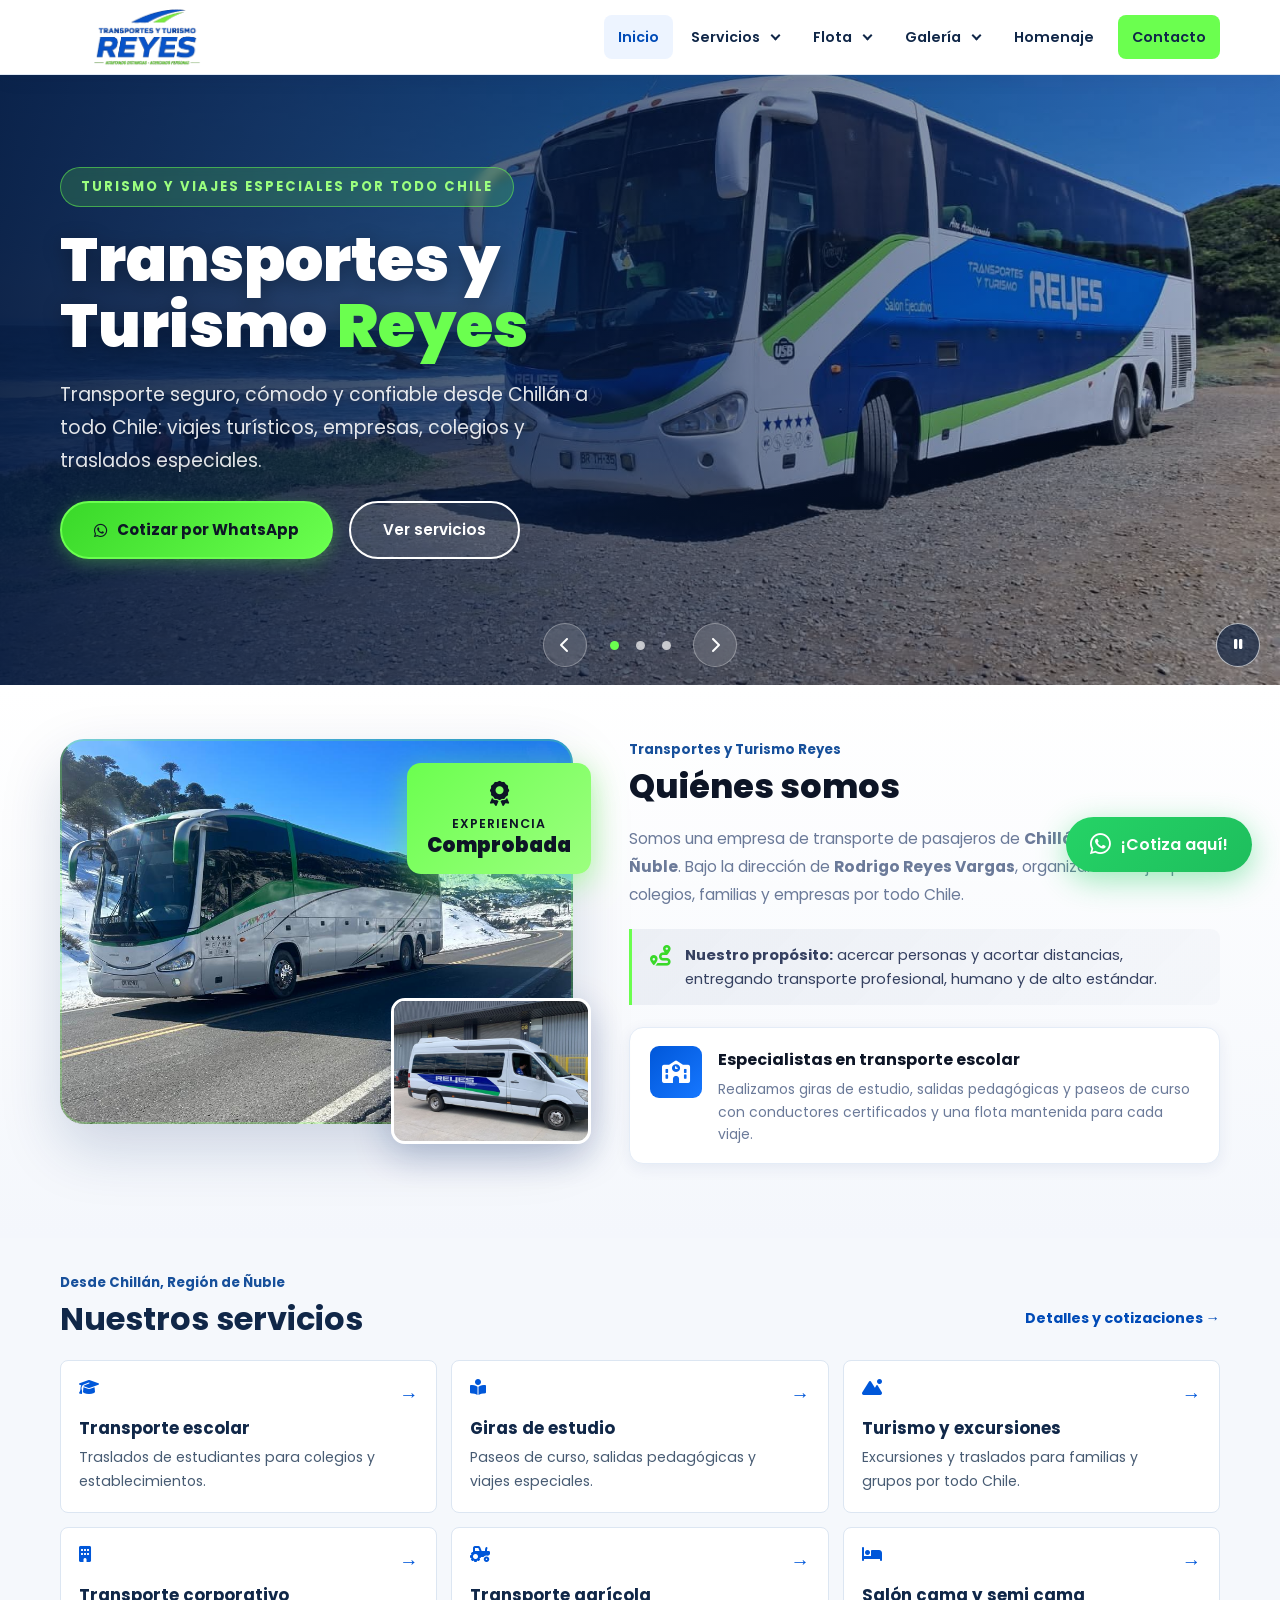
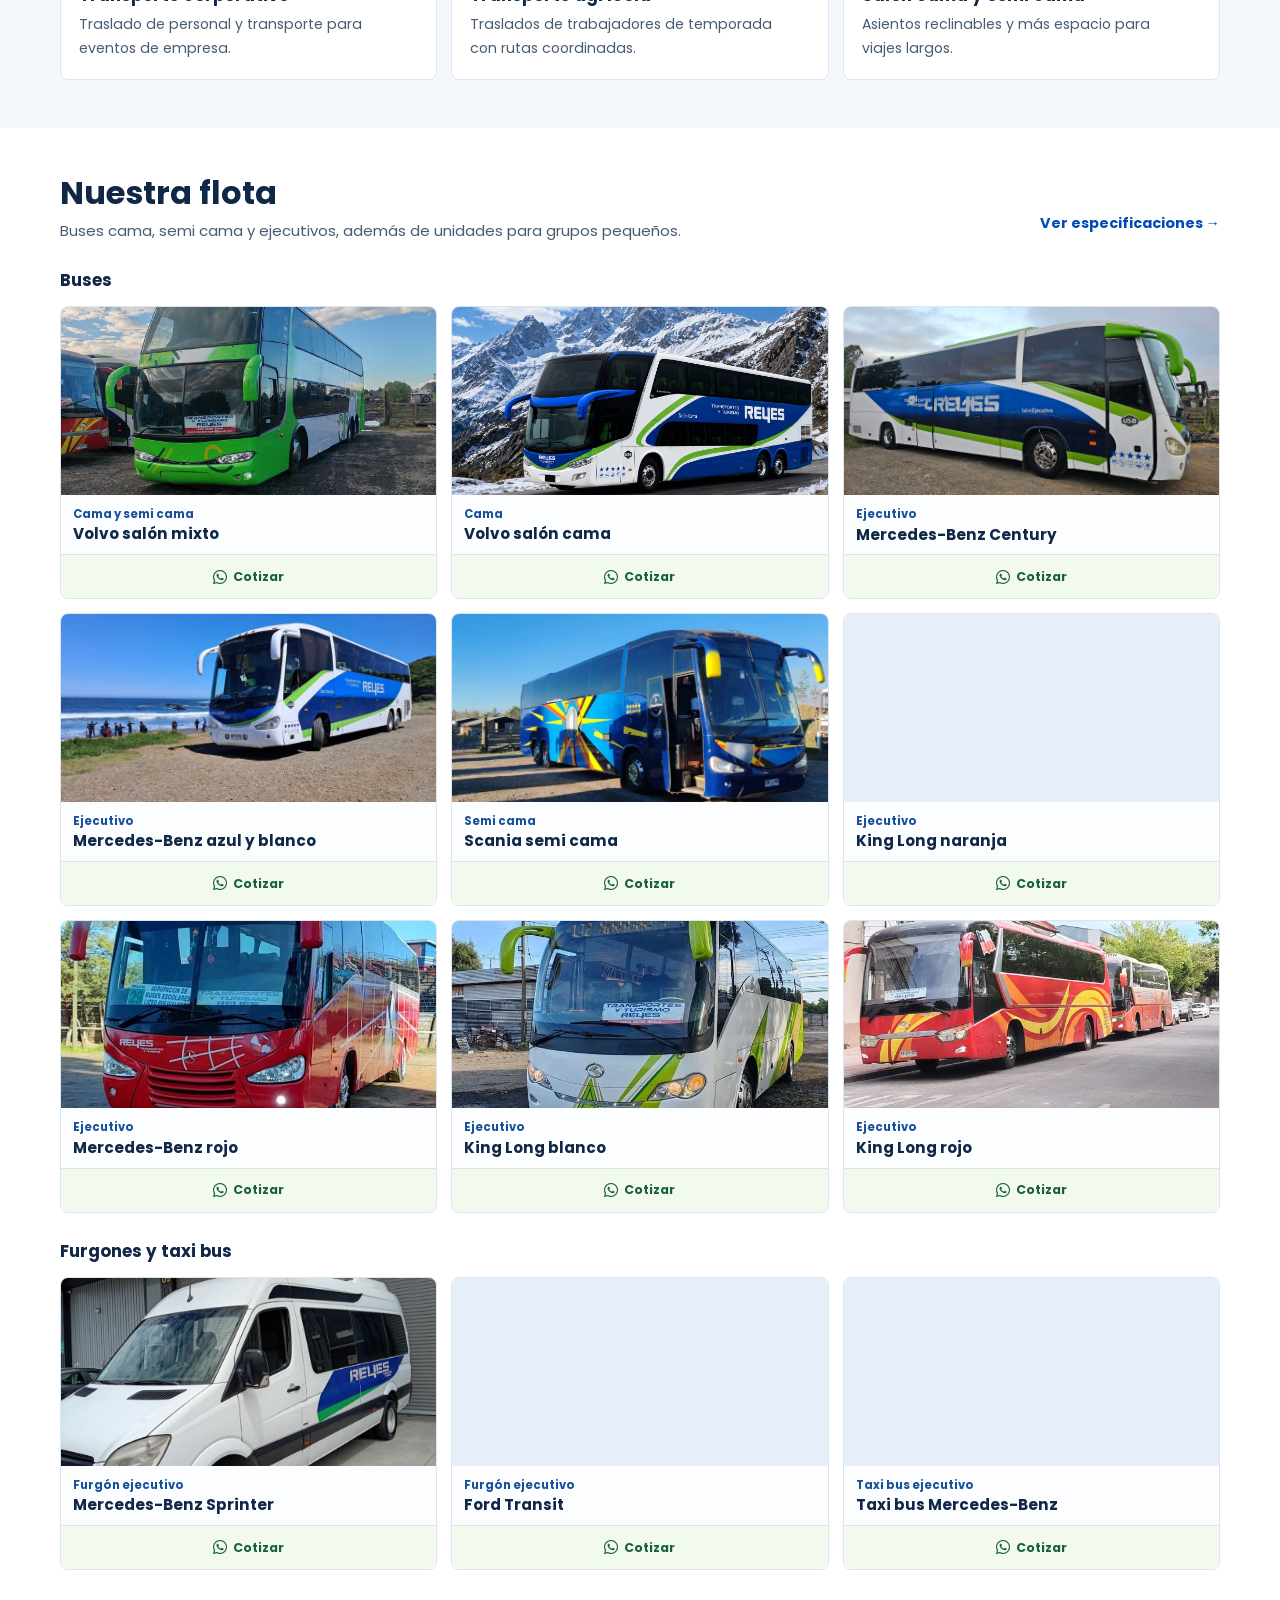
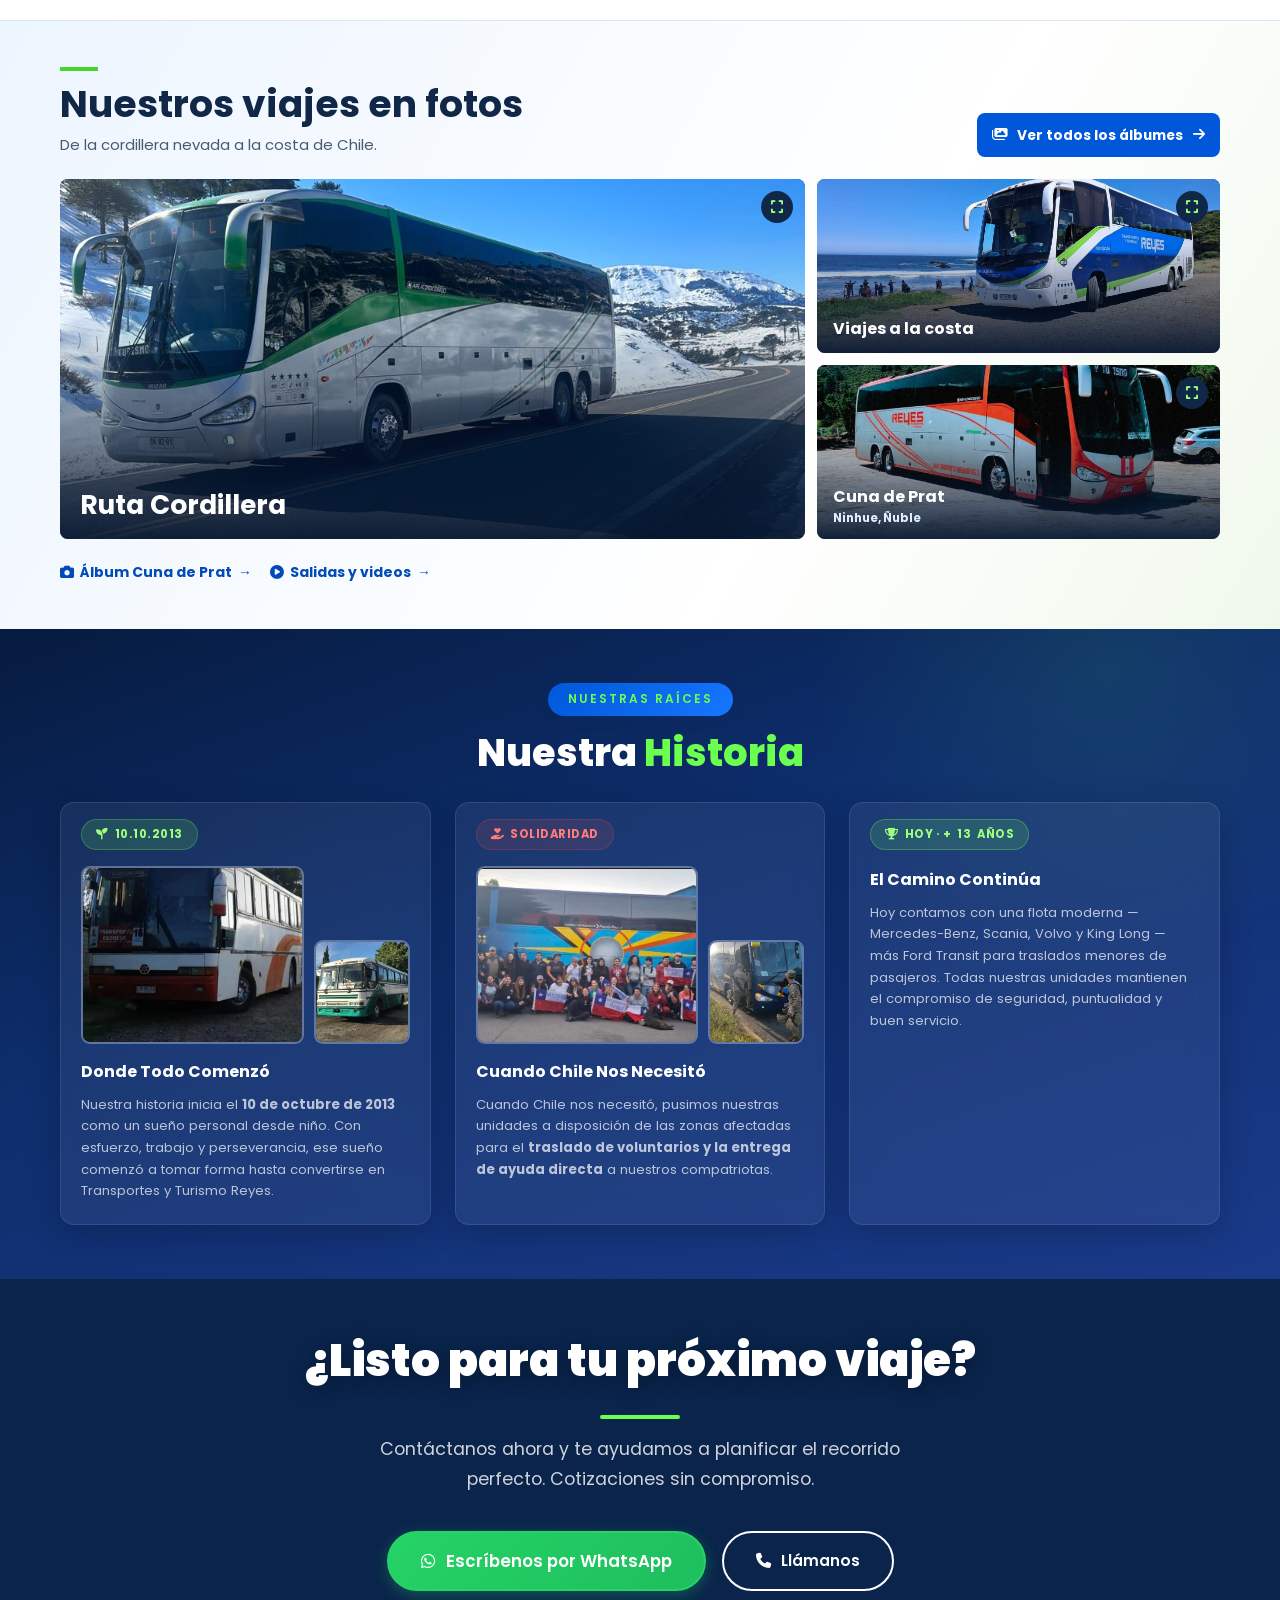
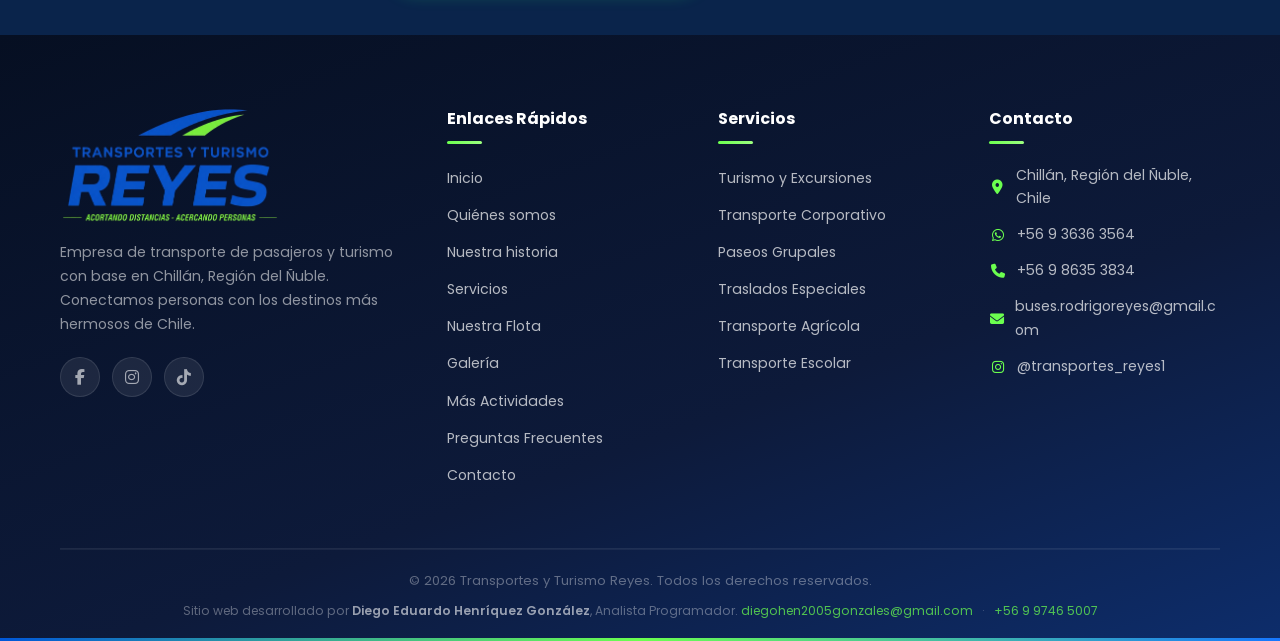
<file: index.html>
<!DOCTYPE html>
<html lang="es-CL">
<head>
    <meta charset="UTF-8">
    <meta name="viewport" content="width=device-width, initial-scale=1.0">

    <link rel="preload" as="image" href="images/bus-playa-mercedes.jpeg">
    <!-- ===== SEO PRINCIPAL ===== -->
    <title>Transportes y Turismo Reyes | Buses en Chillán, Ñuble | Turismo y Transporte Escolar</title>
    <meta name="description" content="Transportes y Turismo Reyes en Chillán, Región de Ñuble. Viajes turísticos por todo Chile, giras de estudio, transporte escolar, empresas y personal agrícola. Buses cama, semi cama y ejecutivos. ¡Cotiza por WhatsApp!">
    <meta name="keywords" content="transporte Chillán, turismo Chillán, Transportes y Turismo Reyes, buses Chillán, buses turismo Ñuble, transporte de pasajeros Chillán, transporte escolar Chillán, giras de estudio Chillán, paseos de curso Chillán, viajes turísticos desde Chillán, excursiones desde Chillán, termas de Chillán, transporte corporativo Ñuble, transporte personal agrícola Ñuble, buses cama Chillán, buses semi cama, empresa de buses Ñuble, transfer Chillán, Turismo Reyes, Transporte Reyes Chillán">
    <meta name="author" content="Transportes y Turismo Reyes">
    <meta name="robots" content="index, follow, max-image-preview:large, max-snippet:-1, max-video-preview:-1">
    <meta name="theme-color" content="#061b3f">
    <link rel="canonical" href="https://transportesyturismoreyes.cl/">
    <link rel="alternate" hreflang="es-CL" href="https://transportesyturismoreyes.cl/">

    <!-- ===== SEO LOCAL (Chillán, Ñuble) ===== -->
    <meta name="geo.region" content="CL-NB">
    <meta name="geo.placename" content="Chillán">
    <meta name="geo.position" content="-36.6066;-72.1017">
    <meta name="ICBM" content="-36.6066, -72.1017">

    <!-- ===== OPEN GRAPH (Facebook, WhatsApp, redes sociales) ===== -->
    <meta property="og:type" content="website">
    <meta property="og:url" content="https://transportesyturismoreyes.cl/">
    <meta property="og:title" content="Transportes y Turismo Reyes | Turismo y Transporte en Chillán, Ñuble">
    <meta property="og:description" content="Turismo, giras de estudio, transporte escolar y empresas. Buses cama, semi cama y ejecutivos desde Chillán a todo Chile. ¡Pide tu cotización!">
    <meta property="og:image" content="https://transportesyturismoreyes.cl/images/bus-playa-mercedes.jpeg">
    <meta property="og:image:alt" content="Bus Mercedes-Benz de Transportes y Turismo Reyes en la playa">
    <meta property="og:locale" content="es_CL">
    <meta property="og:site_name" content="Transportes y Turismo Reyes">

    <!-- ===== TWITTER CARD ===== -->
    <meta name="twitter:card" content="summary_large_image">
    <meta name="twitter:title" content="Transportes y Turismo Reyes | Turismo y Transporte en Chillán">
    <meta name="twitter:description" content="Turismo, giras de estudio, transporte escolar y empresas en Chillán, Ñuble. ¡Cotiza ahora!">
    <meta name="twitter:image" content="https://transportesyturismoreyes.cl/images/bus-playa-mercedes.jpeg">

    <!-- ===== SCHEMA.ORG — Datos estructurados para Google ===== -->
    <script type="application/ld+json">
    {
      "@context": "https://schema.org",
      "@graph": [
        {
          "@type": [
            "LocalBusiness",
            "TravelAgency"
          ],
          "@id": "https://transportesyturismoreyes.cl/#empresa",
          "name": "Transportes y Turismo Reyes",
          "alternateName": [
            "Transporte y Turismo Reyes",
            "Transportes Reyes",
            "Buses Reyes Chillán",
            "Turismo Reyes"
          ],
          "description": "Empresa de transporte de pasajeros y turismo en Chillán, Región de Ñuble. Viajes turísticos, giras de estudio, transporte escolar, traslados corporativos y personal agrícola.",
          "url": "https://transportesyturismoreyes.cl/",
          "logo": "https://transportesyturismoreyes.cl/images/logo-corporativo-transparente.png",
          "image": [
            "https://transportesyturismoreyes.cl/images/bus-playa-mercedes.jpeg",
            "https://transportesyturismoreyes.cl/images/volvo-salon-cama.jpeg",
            "https://transportesyturismoreyes.cl/images/galeria-cordillera.jpg"
          ],
          "telephone": "+56936363564",
          "email": "buses.rodrigoreyes@gmail.com",
          "foundingDate": "2013-10-10",
          "founder": {
            "@type": "Person",
            "name": "Rodrigo Reyes Vargas"
          },
          "address": {
            "@type": "PostalAddress",
            "addressLocality": "Chillán",
            "addressRegion": "Región de Ñuble",
            "addressCountry": "CL"
          },
          "geo": {
            "@type": "GeoCoordinates",
            "latitude": -36.6066,
            "longitude": -72.1017
          },
          "openingHoursSpecification": {
            "@type": "OpeningHoursSpecification",
            "dayOfWeek": [
              "Monday",
              "Tuesday",
              "Wednesday",
              "Thursday",
              "Friday",
              "Saturday",
              "Sunday"
            ],
            "opens": "00:00",
            "closes": "23:59"
          },
          "priceRange": "$",
          "currenciesAccepted": "CLP",
          "areaServed": [
            {
              "@type": "City",
              "name": "Chillán"
            },
            {
              "@type": "City",
              "name": "Chillán Viejo"
            },
            {
              "@type": "City",
              "name": "San Carlos"
            },
            {
              "@type": "City",
              "name": "Bulnes"
            },
            {
              "@type": "City",
              "name": "San Nicolás"
            },
            {
              "@type": "City",
              "name": "Pemuco"
            },
            {
              "@type": "AdministrativeArea",
              "name": "Región de Ñuble"
            },
            {
              "@type": "Country",
              "name": "Chile"
            }
          ],
          "sameAs": [
            "https://www.facebook.com/share/1GTTWU1X2M/",
            "https://www.instagram.com/transportes_reyes1",
            "https://www.tiktok.com/@transportes.y.tur7"
          ],
          "hasOfferCatalog": {
            "@type": "OfferCatalog",
            "name": "Servicios de transporte y turismo",
            "itemListElement": [
              {
                "@type": "Offer",
                "itemOffered": {
                  "@type": "Service",
                  "name": "Transporte de pasajeros desde Chillán a todo Chile",
                  "areaServed": "Chile"
                }
              },
              {
                "@type": "Offer",
                "itemOffered": {
                  "@type": "Service",
                  "name": "Viajes turísticos y excursiones por Chile"
                }
              },
              {
                "@type": "Offer",
                "itemOffered": {
                  "@type": "Service",
                  "name": "Giras de estudio y paseos de curso"
                }
              },
              {
                "@type": "Offer",
                "itemOffered": {
                  "@type": "Service",
                  "name": "Transporte escolar en Chillán y Ñuble"
                }
              },
              {
                "@type": "Offer",
                "itemOffered": {
                  "@type": "Service",
                  "name": "Transporte corporativo y de personal"
                }
              },
              {
                "@type": "Offer",
                "itemOffered": {
                  "@type": "Service",
                  "name": "Transporte de personal agrícola de temporada"
                }
              },
              {
                "@type": "Offer",
                "itemOffered": {
                  "@type": "Service",
                  "name": "Buses salón cama y semi cama"
                }
              }
            ]
          }
        },
        {
          "@type": "WebSite",
          "@id": "https://transportesyturismoreyes.cl/#web",
          "url": "https://transportesyturismoreyes.cl/",
          "name": "Transportes y Turismo Reyes",
          "inLanguage": "es-CL",
          "publisher": {
            "@id": "https://transportesyturismoreyes.cl/#empresa"
          }
        }
      ]
    }
    </script>

    <link rel="icon" type="image/png" href="images/logo-corporativo-transparente.png">
    <link rel="apple-touch-icon" href="images/logo-corporativo-transparente.png">
    <link rel="stylesheet" href="css/styles.css?v=20261119">
    <link rel="stylesheet" href="css/mejoras.css?v=20261119">
    <link rel="preconnect" href="https://fonts.googleapis.com">
    <link rel="preconnect" href="https://fonts.gstatic.com" crossorigin>
    <link href="https://fonts.googleapis.com/css2?family=Poppins:wght@400;500;600;700;800;900&display=swap" rel="stylesheet">
    <link rel="stylesheet" href="https://cdnjs.cloudflare.com/ajax/libs/font-awesome/6.5.1/css/all.min.css">
    <link rel="stylesheet" href="css/navigation.css?v=20261122c">
    <script src="js/main.js?v=20261122" defer></script>
</head>
<body class="site-home">
    <a href="#contenido" class="skip-link">Saltar al contenido</a>
    <header class="site-header" id="header">
        <div class="container site-header__inner">
            <a href="./" class="site-header__logo">
                <img src="images/logo-corporativo-transparente.png" alt="Transportes y Turismo Reyes" width="184" height="62">
            </a>
            <button class="site-header__toggle" id="navToggle" type="button" aria-controls="nav" aria-expanded="false">
                <span class="site-header__menu-hint" aria-hidden="true">Más información <span>&rarr;</span></span>
                <span class="site-header__toggle-label">Menú</span>
            </button>
            <nav class="site-nav" id="nav" aria-label="Navegación principal">
                <a class="site-nav__item" href="./" aria-current="page">Inicio</a>
                <details class="site-nav__group">
                    <summary class="site-nav__item">Servicios</summary>
                    <div class="site-nav__panel">
                        <a href="#servicios">Servicios en el inicio</a>
                        <a href="servicios.html">Todos los servicios</a>
                        <a href="servicios.html#escolar">Transporte escolar</a>
                        <a href="servicios.html#giras">Giras de estudio</a>
                        <a href="servicios.html#turismo">Turismo y excursiones</a>
                        <a href="servicios.html#corporativo">Transporte para empresas</a>
                        <a href="servicios.html#agricola">Transporte agrícola</a>
                        <a href="servicios.html#clientes">Clientes</a>
                    </div>
                </details>
                <details class="site-nav__group">
                    <summary class="site-nav__item">Flota</summary>
                    <div class="site-nav__panel">
                        <a href="#flota">Flota en el inicio</a>
                        <a href="flota.html">Buses</a>
                        <a href="flota.html#otras-unidades">Minibuses y furgones</a>
                    </div>
                </details>
                <details class="site-nav__group">
                    <summary class="site-nav__item">Galería</summary>
                    <div class="site-nav__panel">
                        <a href="#viajes">Fotos en el inicio</a>
                        <a href="galeria.html">Galería de viajes</a>
                        <a href="galeria.html#santuario-cuna-de-prat">Santuario Cuna de Prat</a>
                        <a href="actividades.html">Salidas y actividades</a>
                        <a href="actividades.html#video">Video corporativo</a>
                    </div>
                </details>
                <a class="site-nav__item" href="homenaje.html">Homenaje</a>
                <a class="site-nav__item site-nav__contact" href="contacto.html">Contacto</a>
            </nav>
        </div>
    </header>
    <main id="contenido" tabindex="-1">
    <section class="hero home-hero" id="inicio" aria-label="Portada">
        <div class="hero__slider" id="heroSlider">
            <!-- Slide 1 — Bus Volvo salón cama en cordillera -->
            <div class="hero__slide home-hero__first active">
                <div class="hero__media">
                    <video class="hero__video hero__video--loading" data-src="images/hero-video.mp4" muted loop playsinline preload="none" aria-hidden="true"></video>
                </div>
                <div class="hero__overlay"></div>
                <div class="container hero__content">
                    <span class="hero__badge" id="heroBadge">Turismo y viajes especiales por todo Chile</span>
                    <h1 class="hero__title">Transportes y Turismo <span>Reyes</span></h1>
                    <p class="hero__text">Transporte seguro, cómodo y confiable desde Chillán a todo Chile: viajes turísticos, empresas, colegios y traslados especiales.</p>
                    <div class="hero__buttons">
                        <a href="https://wa.me/56936363564?text=Hola%2C%20estoy%20interesado%2Fa%20en%20consultar%20por%20sus%20servicios%20de%20transporte.%20%C2%BFMe%20pueden%20orientar%3F" class="btn btn--primary" target="_blank" rel="noopener">
                            <i class="fa-brands fa-whatsapp"></i> Cotizar por WhatsApp
                        </a>
                        <a href="#servicios" class="btn btn--outline">Ver servicios</a>
                    </div>
                </div>
            </div>
            <!-- Slide 2 — Scania salón semi cama -->
            <div class="hero__slide" data-background="images/galeria-atardecer.jpg" inert>
                <div class="hero__overlay"></div>
                <div class="container hero__content">
                    <span class="hero__badge">Flota moderna con salones cama, semi cama y ejecutivo</span>
                    <h2 class="hero__title">Tu viaje comienza <span>con Reyes</span></h2>
                    <p class="hero__text">Buses Mercedes Benz, Scania, Volvo y King Long para servicios de turismo, empresas y colegios.</p>
                    <div class="hero__buttons">
                        <a href="#flota" class="btn btn--primary"><i class="fa-solid fa-bus"></i> Conoce nuestra flota</a>
                        <a href="contacto.html" class="btn btn--outline">Reservar Ahora</a>
                    </div>
                </div>
            </div>
            <!-- Slide 3 — Bus Reyes en la playa -->
            <div class="hero__slide" data-background="images/galeria-cordillera.jpg" inert>
                <div class="hero__overlay"></div>
                <div class="container hero__content">
                    <span class="hero__badge">Flota para empresas, colegios y turismo</span>
                    <h2 class="hero__title">Descubre los mejores <span>destinos turísticos</span></h2>
                    <p class="hero__text">Termas, playas, cordillera, viñedos y mucho más. Nosotros te llevamos, tú solo disfruta.</p>
                    <div class="hero__buttons">
                        <a href="galeria.html" class="btn btn--primary"><i class="fa-solid fa-images"></i> Ver Galería</a>
                        <a href="https://wa.me/56936363564?text=Hola%2C%20estoy%20interesado%2Fa%20en%20reservar%20un%20viaje%20con%20Transportes%20y%20Turismo%20Reyes." class="btn btn--outline" target="_blank" rel="noopener">Reservar Viaje</a>
                    </div>
                </div>
            </div>
        </div>
        <!-- Controles slider -->
        <div class="hero__controls">
            <button class="hero__arrow hero__arrow--prev" id="heroPrev" aria-label="Anterior"><i class="fa-solid fa-chevron-left"></i></button>
            <div class="hero__dots" id="heroDots"></div>
            <button class="hero__arrow hero__arrow--next" id="heroNext" aria-label="Siguiente"><i class="fa-solid fa-chevron-right"></i></button>
        </div>
        <button class="hero__pause" id="heroPause" type="button" aria-label="Pausar carrusel"><i class="fa-solid fa-pause" aria-hidden="true"></i></button>
    </section>

    <section class="about home-about" id="nosotros" aria-labelledby="home-about-title">
        <div class="container about__container">

            <!-- Imagen + badge -->
            <div class="about__images">
                <div class="about__img-main">
                    <img src="images/hero-1.jpg" alt="Bus Transportes y Turismo Reyes en ruta, Chillán Región del Ñuble" loading="lazy">
                </div>
                <div class="about__img-secondary">
                    <img src="images/furgon-reyes-chillan.jpeg" alt="Furgón de Transportes y Turismo Reyes en Chillán" loading="lazy">
                </div>
                <div class="about__experience-badge">
                    <i class="fa-solid fa-award"></i>
                    <span>Experiencia</span>
                    <strong>Comprobada</strong>
                </div>
            </div>

            <!-- Contenido textual -->
            <div class="about__content">
                <p class="home-services__label">Transportes y Turismo Reyes</p>
                <h2 class="section-title" id="home-about-title">Quiénes somos</h2>

                <p class="about__lead-text">
                    Somos una empresa de transporte de pasajeros de <strong>Chillán, Región de Ñuble</strong>. Bajo la dirección de <strong>Rodrigo Reyes Vargas</strong>, organizamos viajes para colegios, familias y empresas por todo Chile.
                </p>

                <div class="about__purpose-banner">
                    <i class="fa-solid fa-route"></i>
                    <p><strong>Nuestro propósito:</strong> acercar personas y acortar distancias, entregando transporte profesional, humano y de alto estándar.</p>
                </div>

                <!-- Especialización destacada -->
                <div class="about__specialty">
                    <div class="about__specialty-icon"><i class="fa-solid fa-school"></i></div>
                    <div>
                        <h3>Especialistas en transporte escolar</h3>
                        <p>Realizamos giras de estudio, salidas pedagógicas y paseos de curso con conductores certificados y una flota mantenida para cada viaje.</p>
                    </div>
                </div>

            </div>

        </div>
    </section>

    <section class="home-services" id="servicios" aria-labelledby="home-services-title">
        <div class="container">
            <div class="home-services__heading">
                <div>
                    <p class="home-services__label">Desde Chillán, Región de Ñuble</p>
                    <h2 id="home-services-title">Nuestros servicios</h2>
                </div>
                <a class="home-services__all" href="servicios.html">Detalles y cotizaciones <span aria-hidden="true">&rarr;</span></a>
            </div>
            <div class="home-services__grid">
                <a href="servicios.html#escolar" class="home-service">
                    <i class="fa-solid fa-graduation-cap" aria-hidden="true"></i>
                    <h3>Transporte escolar</h3>
                    <p>Traslados de estudiantes para colegios y establecimientos.</p>
                    <span aria-hidden="true">&rarr;</span>
                </a>
                <a href="servicios.html#giras" class="home-service">
                    <i class="fa-solid fa-book-open-reader" aria-hidden="true"></i>
                    <h3>Giras de estudio</h3>
                    <p>Paseos de curso, salidas pedagógicas y viajes especiales.</p>
                    <span aria-hidden="true">&rarr;</span>
                </a>
                <a href="servicios.html#turismo" class="home-service">
                    <i class="fa-solid fa-mountain-sun" aria-hidden="true"></i>
                    <h3>Turismo y excursiones</h3>
                    <p>Excursiones y traslados para familias y grupos por todo Chile.</p>
                    <span aria-hidden="true">&rarr;</span>
                </a>
                <a href="servicios.html#corporativo" class="home-service">
                    <i class="fa-solid fa-building" aria-hidden="true"></i>
                    <h3>Transporte corporativo</h3>
                    <p>Traslado de personal y transporte para eventos de empresa.</p>
                    <span aria-hidden="true">&rarr;</span>
                </a>
                <a href="servicios.html#agricola" class="home-service">
                    <i class="fa-solid fa-tractor" aria-hidden="true"></i>
                    <h3>Transporte agrícola</h3>
                    <p>Traslados de trabajadores de temporada con rutas coordinadas.</p>
                    <span aria-hidden="true">&rarr;</span>
                </a>
                <a href="servicios.html#cama" class="home-service">
                    <i class="fa-solid fa-bed" aria-hidden="true"></i>
                    <h3>Salón cama y semi cama</h3>
                    <p>Asientos reclinables y más espacio para viajes largos.</p>
                    <span aria-hidden="true">&rarr;</span>
                </a>
            </div>
        </div>
    </section>

    <section class="home-fleet" id="flota" aria-labelledby="home-fleet-title">
        <div class="container">
            <div class="home-services__heading">
                <div>
                    <h2 id="home-fleet-title">Nuestra flota</h2>
                    <p>Buses cama, semi cama y ejecutivos, además de unidades para grupos pequeños.</p>
                </div>
                <a class="home-services__all" href="flota.html">Ver especificaciones <span aria-hidden="true">&rarr;</span></a>
            </div>

            <h3 class="home-fleet__group">Buses</h3>
            <ul class="home-fleet__grid">
                <li class="home-vehicle">
                    <a class="home-vehicle__detail" href="flota.html#volvo-mixto">
                        <img src="images/scania-exterior.jpg" alt="" loading="lazy" decoding="async">
                        <div class="home-vehicle__info">
                            <span>Cama y semi cama</span>
                            <h4>Volvo salón mixto</h4>
                        </div>
                    </a>
                    <a class="home-vehicle__quote" href="https://wa.me/56936363564?text=Hola%2C%20estoy%20interesado%2Fa%20en%20cotizar%20el%20Bus%20Volvo%20Sal%C3%B3n%20Mixto%20Semi%20Cama%20Superior%20y%20Cama%20de%20Transportes%20y%20Turismo%20Reyes." target="_blank" rel="noopener" aria-label="Cotizar Volvo salón mixto por WhatsApp">
                        <i class="fa-brands fa-whatsapp" aria-hidden="true"></i> Cotizar
                    </a>
                </li>
                <li class="home-vehicle">
                    <a class="home-vehicle__detail" href="flota.html#volvo-cama">
                        <img src="images/volvo-salon-cama.jpeg" alt="" loading="lazy" decoding="async">
                        <div class="home-vehicle__info">
                            <span>Cama</span>
                            <h4>Volvo salón cama</h4>
                        </div>
                    </a>
                    <a class="home-vehicle__quote" href="https://wa.me/56936363564?text=Hola%2C%20estoy%20interesado%2Fa%20en%20cotizar%20el%20Bus%20Volvo%20-%20Sal%C3%B3n%20Cama%20de%20Transportes%20y%20Turismo%20Reyes." target="_blank" rel="noopener" aria-label="Cotizar Volvo salón cama por WhatsApp">
                        <i class="fa-brands fa-whatsapp" aria-hidden="true"></i> Cotizar
                    </a>
                </li>
                <li class="home-vehicle">
                    <a class="home-vehicle__detail" href="flota.html#mercedes-century">
                        <img src="images/bus-1.jpg" alt="" loading="lazy" decoding="async">
                        <div class="home-vehicle__info">
                            <span>Ejecutivo</span>
                            <h4>Mercedes-Benz Century</h4>
                        </div>
                    </a>
                    <a class="home-vehicle__quote" href="https://wa.me/56936363564?text=Hola%2C%20estoy%20interesado%2Fa%20en%20cotizar%20el%20Mercedes%20Benz%20Sal%C3%B3n%20Ejecutivo%20(Century)%20de%20Transportes%20y%20Turismo%20Reyes." target="_blank" rel="noopener" aria-label="Cotizar Mercedes-Benz Century por WhatsApp">
                        <i class="fa-brands fa-whatsapp" aria-hidden="true"></i> Cotizar
                    </a>
                </li>
                <li class="home-vehicle">
                    <a class="home-vehicle__detail" href="flota.html#mercedes-azul">
                        <img src="images/bus-playa-mercedes.jpeg" alt="" loading="lazy" decoding="async">
                        <div class="home-vehicle__info">
                            <span>Ejecutivo</span>
                            <h4>Mercedes-Benz azul y blanco</h4>
                        </div>
                    </a>
                    <a class="home-vehicle__quote" href="https://wa.me/56936363564?text=Hola%2C%20estoy%20interesado%2Fa%20en%20cotizar%20el%20Mercedes%20Benz%20Sal%C3%B3n%20Ejecutivo%20(foto%20en%20la%20playa)%20de%20Transportes%20y%20Turismo%20Reyes." target="_blank" rel="noopener" aria-label="Cotizar Mercedes-Benz azul y blanco por WhatsApp">
                        <i class="fa-brands fa-whatsapp" aria-hidden="true"></i> Cotizar
                    </a>
                </li>
                <li class="home-vehicle">
                    <a class="home-vehicle__detail" href="flota.html#scania-semi-cama">
                        <img src="images/hero-irizar-azul.jpeg" alt="" loading="lazy" decoding="async">
                        <div class="home-vehicle__info">
                            <span>Semi cama</span>
                            <h4>Scania semi cama</h4>
                        </div>
                    </a>
                    <a class="home-vehicle__quote" href="https://wa.me/56936363564?text=Hola%2C%20estoy%20interesado%2Fa%20en%20cotizar%20el%20Scania%20Sal%C3%B3n%20Semi%20Cama%20de%20Transportes%20y%20Turismo%20Reyes." target="_blank" rel="noopener" aria-label="Cotizar Scania semi cama por WhatsApp">
                        <i class="fa-brands fa-whatsapp" aria-hidden="true"></i> Cotizar
                    </a>
                </li>
                <li class="home-vehicle">
                    <a class="home-vehicle__detail" href="flota.html#king-long-naranja">
                        <img src="images/bus-2.jpg" alt="" loading="lazy" decoding="async">
                        <div class="home-vehicle__info">
                            <span>Ejecutivo</span>
                            <h4>King Long naranja</h4>
                        </div>
                    </a>
                    <a class="home-vehicle__quote" href="https://wa.me/56936363564?text=Hola%2C%20estoy%20interesado%2Fa%20en%20cotizar%20el%20King%20Long%20Sal%C3%B3n%20Ejecutivo%20(naranja)%20de%20Transportes%20y%20Turismo%20Reyes." target="_blank" rel="noopener" aria-label="Cotizar King Long naranja por WhatsApp">
                        <i class="fa-brands fa-whatsapp" aria-hidden="true"></i> Cotizar
                    </a>
                </li>
                <li class="home-vehicle">
                    <a class="home-vehicle__detail" href="flota.html#mercedes-rojo">
                        <img src="images/mercedes-benz-salon-ejecutivo-rojo.jpeg" alt="" loading="lazy" decoding="async">
                        <div class="home-vehicle__info">
                            <span>Ejecutivo</span>
                            <h4>Mercedes-Benz rojo</h4>
                        </div>
                    </a>
                    <a class="home-vehicle__quote" href="https://wa.me/56936363564?text=Hola%2C%20estoy%20interesado%2Fa%20en%20cotizar%20el%20Mercedes%20Benz%20Sal%C3%B3n%20Ejecutivo%20(rojo)%20de%20Transportes%20y%20Turismo%20Reyes." target="_blank" rel="noopener" aria-label="Cotizar Mercedes-Benz rojo por WhatsApp">
                        <i class="fa-brands fa-whatsapp" aria-hidden="true"></i> Cotizar
                    </a>
                </li>
                <li class="home-vehicle">
                    <a class="home-vehicle__detail" href="flota.html#king-long-blanco">
                        <img src="images/king-long-ejecutivo-blanco.jpeg" alt="" loading="lazy" decoding="async">
                        <div class="home-vehicle__info">
                            <span>Ejecutivo</span>
                            <h4>King Long blanco</h4>
                        </div>
                    </a>
                    <a class="home-vehicle__quote" href="https://wa.me/56936363564?text=Hola%2C%20estoy%20interesado%2Fa%20en%20cotizar%20el%20King%20Long%20Ejecutivo%20de%20Transportes%20y%20Turismo%20Reyes." target="_blank" rel="noopener" aria-label="Cotizar King Long blanco por WhatsApp">
                        <i class="fa-brands fa-whatsapp" aria-hidden="true"></i> Cotizar
                    </a>
                </li>
                <li class="home-vehicle">
                    <a class="home-vehicle__detail" href="flota.html#king-long-rojo">
                        <img src="images/bus-3.jpg" alt="" loading="lazy" decoding="async">
                        <div class="home-vehicle__info">
                            <span>Ejecutivo</span>
                            <h4>King Long rojo</h4>
                        </div>
                    </a>
                    <a class="home-vehicle__quote" href="https://wa.me/56936363564?text=Hola%2C%20estoy%20interesado%2Fa%20en%20cotizar%20el%20King%20Long%20Sal%C3%B3n%20Ejecutivo%20(rojo)%20de%20Transportes%20y%20Turismo%20Reyes." target="_blank" rel="noopener" aria-label="Cotizar King Long rojo por WhatsApp">
                        <i class="fa-brands fa-whatsapp" aria-hidden="true"></i> Cotizar
                    </a>
                </li>
            </ul>

            <h3 class="home-fleet__group">Furgones y taxi bus</h3>
            <ul class="home-fleet__grid home-fleet__grid--small">
                <li class="home-vehicle">
                    <a class="home-vehicle__detail" href="flota.html#sprinter">
                        <img src="images/bus-5.jpg" alt="" loading="lazy" decoding="async">
                        <div class="home-vehicle__info">
                            <span>Furgón ejecutivo</span>
                            <h4>Mercedes-Benz Sprinter</h4>
                        </div>
                    </a>
                    <a class="home-vehicle__quote" href="https://wa.me/56936363564?text=Hola%2C%20estoy%20interesado%2Fa%20en%20cotizar%20el%20Mercedes%20Benz%20Sprinter%20Ejecutivo%20de%20Transportes%20y%20Turismo%20Reyes." target="_blank" rel="noopener" aria-label="Cotizar Mercedes-Benz Sprinter por WhatsApp">
                        <i class="fa-brands fa-whatsapp" aria-hidden="true"></i> Cotizar
                    </a>
                </li>
                <li class="home-vehicle">
                    <a class="home-vehicle__detail" href="flota.html#ford-transit">
                        <img src="images/ford-transit-ejecutivo.jpeg" alt="" loading="lazy" decoding="async">
                        <div class="home-vehicle__info">
                            <span>Furgón ejecutivo</span>
                            <h4>Ford Transit</h4>
                        </div>
                    </a>
                    <a class="home-vehicle__quote" href="https://wa.me/56936363564?text=Hola%2C%20estoy%20interesado%2Fa%20en%20cotizar%20el%20Ford%20Transit%20Ejecutivo%20de%20Transportes%20y%20Turismo%20Reyes." target="_blank" rel="noopener" aria-label="Cotizar Ford Transit por WhatsApp">
                        <i class="fa-brands fa-whatsapp" aria-hidden="true"></i> Cotizar
                    </a>
                </li>
                <li class="home-vehicle">
                    <a class="home-vehicle__detail" href="flota.html#taxi-bus">
                        <img src="images/taxibus-rosa.jpeg" alt="" loading="lazy" decoding="async">
                        <div class="home-vehicle__info">
                            <span>Taxi bus ejecutivo</span>
                            <h4>Taxi bus Mercedes-Benz</h4>
                        </div>
                    </a>
                    <a class="home-vehicle__quote" href="https://wa.me/56936363564?text=Hola%2C%20estoy%20interesado%2Fa%20en%20cotizar%20el%20Taxi%20bus%20Mercedes%20Benz%20Sal%C3%B3n%20Ejecutivo%20de%20Transportes%20y%20Turismo%20Reyes." target="_blank" rel="noopener" aria-label="Cotizar Taxi bus Mercedes-Benz por WhatsApp">
                        <i class="fa-brands fa-whatsapp" aria-hidden="true"></i> Cotizar
                    </a>
                </li>
            </ul>
        </div>
    </section>

    <section class="home-gallery" id="viajes" aria-labelledby="home-gallery-title">
        <div class="container">
            <div class="home-gallery__heading">
                <div>
                    <h2 id="home-gallery-title">Nuestros viajes en fotos</h2>
                    <p>De la cordillera nevada a la costa de Chile.</p>
                </div>
                <a class="home-gallery__albums" href="galeria.html">
                    <i class="fa-solid fa-images" aria-hidden="true"></i>
                    Ver todos los álbumes
                    <i class="fa-solid fa-arrow-right" aria-hidden="true"></i>
                </a>
            </div>
            <div class="home-gallery__grid">
                <button class="home-gallery__photo home-gallery__photo--lead" type="button" data-lightbox-group="viajes-inicio" data-lightbox-src="images/galeria-cordillera.jpg" data-lightbox-alt="Bus Reyes en la cordillera nevada" aria-label="Ampliar foto: Ruta Cordillera">
                    <img src="images/galeria-cordillera.jpg" alt="" loading="lazy" decoding="async">
                    <span class="home-gallery__caption">Ruta Cordillera</span>
                    <i class="fa-solid fa-expand home-gallery__expand" aria-hidden="true"></i>
                </button>
                <button class="home-gallery__photo" type="button" data-lightbox-group="viajes-inicio" data-lightbox-src="images/bus-playa-mercedes.jpeg" data-lightbox-alt="Bus Mercedes-Benz de Transportes y Turismo Reyes junto a la costa" aria-label="Ampliar foto: Viajes a la costa">
                    <img src="images/bus-playa-mercedes.jpeg" alt="" loading="lazy" decoding="async">
                    <span class="home-gallery__caption">Viajes a la costa</span>
                    <i class="fa-solid fa-expand home-gallery__expand" aria-hidden="true"></i>
                </button>
                <button class="home-gallery__photo" type="button" data-lightbox-group="viajes-inicio" data-lightbox-src="images/santuario-cuna-de-prat-bus-irizar-1.jpeg" data-lightbox-alt="Bus Reyes en el Santuario Cuna de Prat, Ninhue" aria-label="Ampliar foto: Cuna de Prat">
                    <img src="images/santuario-cuna-de-prat-bus-irizar-1.jpeg" alt="" loading="lazy" decoding="async">
                    <span class="home-gallery__caption">Cuna de Prat <small>Ninhue, Ñuble</small></span>
                    <i class="fa-solid fa-expand home-gallery__expand" aria-hidden="true"></i>
                </button>
            </div>
            <div class="home-gallery__links">
                <a href="galeria.html#santuario-cuna-de-prat"><i class="fa-solid fa-camera" aria-hidden="true"></i> Álbum Cuna de Prat <span aria-hidden="true">&rarr;</span></a>
                <a href="actividades.html"><i class="fa-solid fa-circle-play" aria-hidden="true"></i> Salidas y videos <span aria-hidden="true">&rarr;</span></a>
            </div>
        </div>
    </section>

    <section class="anniversary" id="aniversario" hidden>
        <div class="anniversary__confetti" aria-hidden="true">
            <span></span><span></span><span></span><span></span><span></span><span></span>
            <span></span><span></span><span></span><span></span><span></span><span></span>
        </div>
        <div class="container anniversary__container">
            <div class="anniversary__seal" aria-hidden="true">
                <span class="anniversary__seal-number" data-years-since="2013-10-10">13</span>
                <span class="anniversary__seal-label">años</span>
                <span class="anniversary__seal-dates">2013 · <span data-current-year>2026</span></span>
            </div>

            <div class="anniversary__content">
                <span class="anniversary__tag"><i class="fa-solid fa-champagne-glasses"></i> Semana de Aniversario</span>
                <h2 class="anniversary__title">¡<span data-years-since="2013-10-10">13</span> años <span class="anniversary__highlight">viajando contigo</span>!</h2>

                <p class="anniversary__lead">
                    Un <strong>10 de octubre de 2013</strong>, un sueño de niño encendió el motor por primera vez.
                    Hoy, después de miles de kilómetros, risas, madrugadas y destinos compartidos,
                    celebramos con el corazón lleno de gratitud.
                </p>
                <p>
                    Gracias a cada familia, estudiante, colegio y empresa que subió a bordo y confió en nosotros:
                    <strong>ustedes son el verdadero motor de esta historia</strong>. Gracias a nuestros conductores
                    y colaboradores, que con responsabilidad y cariño hacen que cada viaje llegue a buen destino.
                    Y a quienes ya no están, pero siguen viajando con nosotros en cada recuerdo.
                </p>

                <blockquote class="anniversary__quote">
                    <i class="fa-solid fa-quote-left" aria-hidden="true"></i>
                    Seguimos en ruta con la misma ilusión del primer día. Lo mejor del camino aún está por venir,
                    y queremos seguir recorriéndolo junto a ti.
                    <cite>— Familia Transportes y Turismo Reyes</cite>
                </blockquote>

                <div class="anniversary__actions">
                    <a href="https://wa.me/56936363564?text=%C2%A1Feliz%20aniversario%20Transportes%20y%20Turismo%20Reyes%21%20Les%20deseo%20muchos%20a%C3%B1os%20m%C3%A1s%20de%20viajes%20y%20%C3%A9xito." class="btn btn--whatsapp" target="_blank" rel="noopener">
                        <i class="fa-brands fa-whatsapp"></i> Envíanos tu saludo
                    </a>
                    <a href="#historia" class="btn btn--outline-white">
                        <i class="fa-solid fa-clock-rotate-left"></i> Conoce nuestra historia
                    </a>
                </div>
            </div>
        </div>
    </section>

    <section class="history home-history" id="historia" aria-labelledby="home-history-title">
        <div class="container">
            <div class="section-header">
                <span class="section-tag">Nuestras Raíces</span>
                <h2 class="section-title" id="home-history-title">Nuestra <span>Historia</span></h2>
            </div>

            <div class="history__grid">
                <!-- Hito 1: Los inicios -->
                <div class="history__card">
                    <div class="history__card-top">
                        <span class="history__badge"><i class="fa-solid fa-seedling"></i> 10.10.2013</span>
                    </div>
                    <div class="history__card-body">
                        <div class="history__photos history__photos--feature">
                            <button class="history__photo history__photo--main" type="button" data-lightbox-group="historia-inicios" data-lightbox-src="images/historia-bus-antiguo-1.jpg" data-lightbox-alt="Primer bus Reyes" aria-label="Ver foto ampliada: Primer bus Reyes">
                                <img src="images/historia-bus-antiguo-1.jpg" alt="Primer bus Reyes" loading="lazy">
                            </button>
                            <button class="history__photo history__photo--side" type="button" data-lightbox-group="historia-inicios" data-lightbox-src="images/historia-bus-antiguo-2.jpg" data-lightbox-alt="Bus antiguo Reyes" aria-label="Ver foto ampliada: Bus antiguo Reyes">
                                <img src="images/historia-bus-antiguo-2.jpg" alt="Bus antiguo Reyes" loading="lazy">
                            </button>
                        </div>
                        <h3>Donde Todo Comenzó</h3>
                        <p>Nuestra historia inicia el <strong>10 de octubre de 2013</strong> como un sueño personal desde niño. Con esfuerzo, trabajo y perseverancia, ese sueño comenzó a tomar forma hasta convertirse en Transportes y Turismo Reyes.</p>
                    </div>
                </div>

                <!-- Hito 2: Ayuda en incendios -->
                <div class="history__card history__card--highlight">
                    <div class="history__card-top">
                        <span class="history__badge history__badge--red"><i class="fa-solid fa-hand-holding-heart"></i> Solidaridad</span>
                    </div>
                    <div class="history__card-body">
                        <div class="history__photos history__photos--feature">
                            <button class="history__photo history__photo--main" type="button" data-lightbox-group="historia-solidaridad" data-lightbox-src="images/solidaridad-grupo-recorte-limpio.jpeg" data-lightbox-alt="Grupo de voluntarios junto a bus Reyes" aria-label="Ver foto ampliada: grupo de voluntarios junto a bus Reyes">
                                <img src="images/solidaridad-grupo-recorte-limpio.jpeg" alt="Grupo de voluntarios junto a bus Reyes" loading="lazy">
                            </button>
                            <button class="history__photo history__photo--side" type="button" data-lightbox-group="historia-solidaridad" data-lightbox-src="images/solidaridad-ejercito.jpeg" data-lightbox-alt="Bus Reyes apoyando traslado de personal en emergencia" aria-label="Ver foto ampliada: bus Reyes apoyando traslado en emergencia">
                                <img src="images/solidaridad-ejercito.jpeg" alt="Bus Reyes apoyando traslado de personal en emergencia" loading="lazy">
                            </button>
                        </div>
                        <h3>Cuando Chile Nos Necesitó</h3>
                        <p>Cuando Chile nos necesitó, pusimos nuestras unidades a disposición de las zonas afectadas para el <strong>traslado de voluntarios y la entrega de ayuda directa</strong> a nuestros compatriotas.</p>
                    </div>
                </div>

                <!-- Hito 3: Hoy -->
                <div class="history__card">
                    <div class="history__card-top">
                        <span class="history__badge history__badge--gold"><i class="fa-solid fa-trophy"></i> Hoy · +<span data-years-since="2013-10-10">13</span> años</span>
                    </div>
                    <div class="history__card-body">
                        <h3>El Camino Continúa</h3>
                        <p>Hoy contamos con una flota moderna — Mercedes-Benz, Scania, Volvo y King Long — más Ford Transit para traslados menores de pasajeros. Todas nuestras unidades mantienen el compromiso de seguridad, puntualidad y buen servicio.</p>
                    </div>
                </div>
            </div>
        </div>
    </section>

    <section class="cta site-cta">
        <div class="container cta__container">
            <h2>¿Listo para tu próximo viaje?</h2>
            <p>Contáctanos ahora y te ayudamos a planificar el recorrido perfecto. Cotizaciones sin compromiso.</p>
            <div class="cta__buttons">
                <a href="https://wa.me/56936363564?text=Hola%2C%20estoy%20interesado%2Fa%20en%20cotizar%20un%20viaje%20con%20Transportes%20y%20Turismo%20Reyes." class="btn btn--whatsapp" target="_blank" rel="noopener">
                    <i class="fa-brands fa-whatsapp"></i> Escríbenos por WhatsApp
                </a>
                <a href="tel:+56936363564" class="btn btn--outline-white">
                    <i class="fa-solid fa-phone"></i> Llámanos
                </a>
            </div>
        </div>
    </section>
    </main>

    <!-- ========== FOOTER ========== -->
    <footer class="footer">
        <div class="container">
            <div class="footer__grid">
                <div class="footer__brand">
                    <div class="footer__logo">
                        <img loading="lazy" src="images/logo-corporativo-transparente.png" alt="Logo corporativo Transportes y Turismo Reyes" class="footer__logo-img">
                        <div>
                            <span>Transportes y Turismo</span>
                            <strong>Reyes</strong>
                        </div>
                    </div>
                    <p>Empresa de transporte de pasajeros y turismo con base en Chillán, Región del Ñuble. Conectamos personas con los destinos más hermosos de Chile.</p>
                    <div class="footer__socials">
                        <a href="https://www.facebook.com/share/1GTTWU1X2M/" target="_blank" rel="noopener" aria-label="Facebook"><i class="fa-brands fa-facebook-f"></i></a>
                        <a href="https://www.instagram.com/transportes_reyes1?igsh=MTQ2MHhxMGxyczh3OA==" target="_blank" rel="noopener" aria-label="Instagram"><i class="fa-brands fa-instagram"></i></a>
                        <a href="https://www.tiktok.com/@transportes.y.tur7?_r=1&_t=ZS-94zwaBvQXXp" target="_blank" rel="noopener" aria-label="TikTok"><i class="fa-brands fa-tiktok"></i></a>
                    </div>
                </div>
                <div class="footer__links">
                    <h4>Enlaces Rápidos</h4>
                    <ul>
                        <li><a href="./">Inicio</a></li>
                        <li><a href="./#nosotros">Quiénes somos</a></li>
                        <li><a href="./#historia">Nuestra historia</a></li>
                        <li><a href="servicios.html">Servicios</a></li>
                        <li><a href="flota.html">Nuestra Flota</a></li>
                        <li><a href="galeria.html">Galería</a></li>
                        <li><a href="actividades.html">Más Actividades</a></li>
                        <li><a href="contacto.html#preguntas">Preguntas Frecuentes</a></li>
                        <li><a href="contacto.html">Contacto</a></li>
                    </ul>
                </div>
                <div class="footer__links">
                    <h4>Servicios</h4>
                    <ul>
                        <li><a href="servicios.html#turismo">Turismo y Excursiones</a></li>
                        <li><a href="servicios.html#corporativo">Transporte Corporativo</a></li>
                        <li><a href="servicios.html#giras">Paseos Grupales</a></li>
                        <li><a href="servicios.html#giras">Traslados Especiales</a></li>
                        <li><a href="servicios.html#agricola">Transporte Agrícola</a></li>
                        <li><a href="servicios.html#escolar">Transporte Escolar</a></li>
                    </ul>
                </div>
                <div class="footer__contact">
                    <h4>Contacto</h4>
                    <ul>
                        <li><i class="fa-solid fa-location-dot"></i> Chillán, Región del Ñuble, Chile</li>
                        <li><i class="fa-brands fa-whatsapp"></i> <a href="https://wa.me/56936363564?text=Hola%2C%20estoy%20interesado%2Fa%20en%20sus%20servicios%20de%20transporte.%20%C2%BFMe%20pueden%20ayudar%3F" target="_blank" rel="noopener">+56 9 3636 3564</a></li>
                        <li><i class="fa-solid fa-phone"></i> <a href="tel:+56986353834">+56 9 8635 3834</a></li>
                        <li><i class="fa-solid fa-envelope"></i> <a href="mailto:buses.rodrigoreyes@gmail.com">buses.rodrigoreyes@gmail.com</a></li>
                        <li><i class="fa-brands fa-instagram"></i> <a href="https://www.instagram.com/transportes_reyes1" target="_blank" rel="noopener">@transportes_reyes1</a></li>
                    </ul>
                </div>
            </div>
            <div class="footer__bottom">
                <p>&copy; <span id="footer-year">2026</span> Transportes y Turismo Reyes. Todos los derechos reservados.</p>
                <p class="footer__credit">
                    Sitio web desarrollado por <strong>Diego Eduardo Henríquez González</strong>,
                    Analista Programador.
                    <a href="mailto:diegohen2005gonzales@gmail.com">diegohen2005gonzales@gmail.com</a>
                    <span>·</span>
                    <a href="https://wa.me/56997465007?text=Hola%20Diego%2C%20vi%20la%20p%C3%A1gina%20de%20Transportes%20Reyes%20y%20me%20interesa%20conversar%20sobre%20un%20sitio%20web." target="_blank" rel="noopener">+56 9 9746 5007</a>
                </p>
            </div>
        </div>
    </footer>

    <!-- ========== BOTÓN WHATSAPP FLOTANTE ========== -->
    <a href="https://wa.me/56936363564?text=Hola%2C%20estoy%20interesado%2Fa%20en%20sus%20servicios%20de%20transporte.%20%C2%BFMe%20pueden%20ayudar%3F" class="whatsapp-float" target="_blank" rel="noopener" aria-label="Contactar por WhatsApp">
        <i class="fa-brands fa-whatsapp"></i>
        <span class="whatsapp-float__text">¡Cotiza aquí!</span>
    </a>

    <!-- ========== BOTÓN SCROLL TOP ========== -->
    <button class="scroll-top" id="scrollTop" aria-label="Volver arriba">
        <i class="fa-solid fa-chevron-up"></i>
    </button>

    <!-- ========== VISOR DE FOTOS ========== -->
    <div class="photo-lightbox" id="photoLightbox" aria-hidden="true">
        <button class="photo-lightbox__close" id="photoLightboxClose" type="button" aria-label="Cerrar imagen">
            <i class="fa-solid fa-xmark"></i>
        </button>
        <button class="photo-lightbox__nav photo-lightbox__nav--prev" id="photoLightboxPrev" type="button" aria-label="Foto anterior">
            <i class="fa-solid fa-chevron-left"></i>
        </button>
        <div class="photo-lightbox__stage" id="photoLightboxStage">
            <img class="photo-lightbox__img" id="photoLightboxImg" alt="" title="Toca para hacer zoom">
        </div>
        <button class="photo-lightbox__nav photo-lightbox__nav--next" id="photoLightboxNext" type="button" aria-label="Foto siguiente">
            <i class="fa-solid fa-chevron-right"></i>
        </button>
        <div class="photo-lightbox__caption">
            <span id="photoLightboxCaption"></span>
            <span class="photo-lightbox__counter" id="photoLightboxCounter"></span>
            <span class="photo-lightbox__hint"><i class="fa-solid fa-magnifying-glass-plus"></i> Toca la foto para hacer zoom</span>
        </div>
    </div>

</body>
</html>
</file>
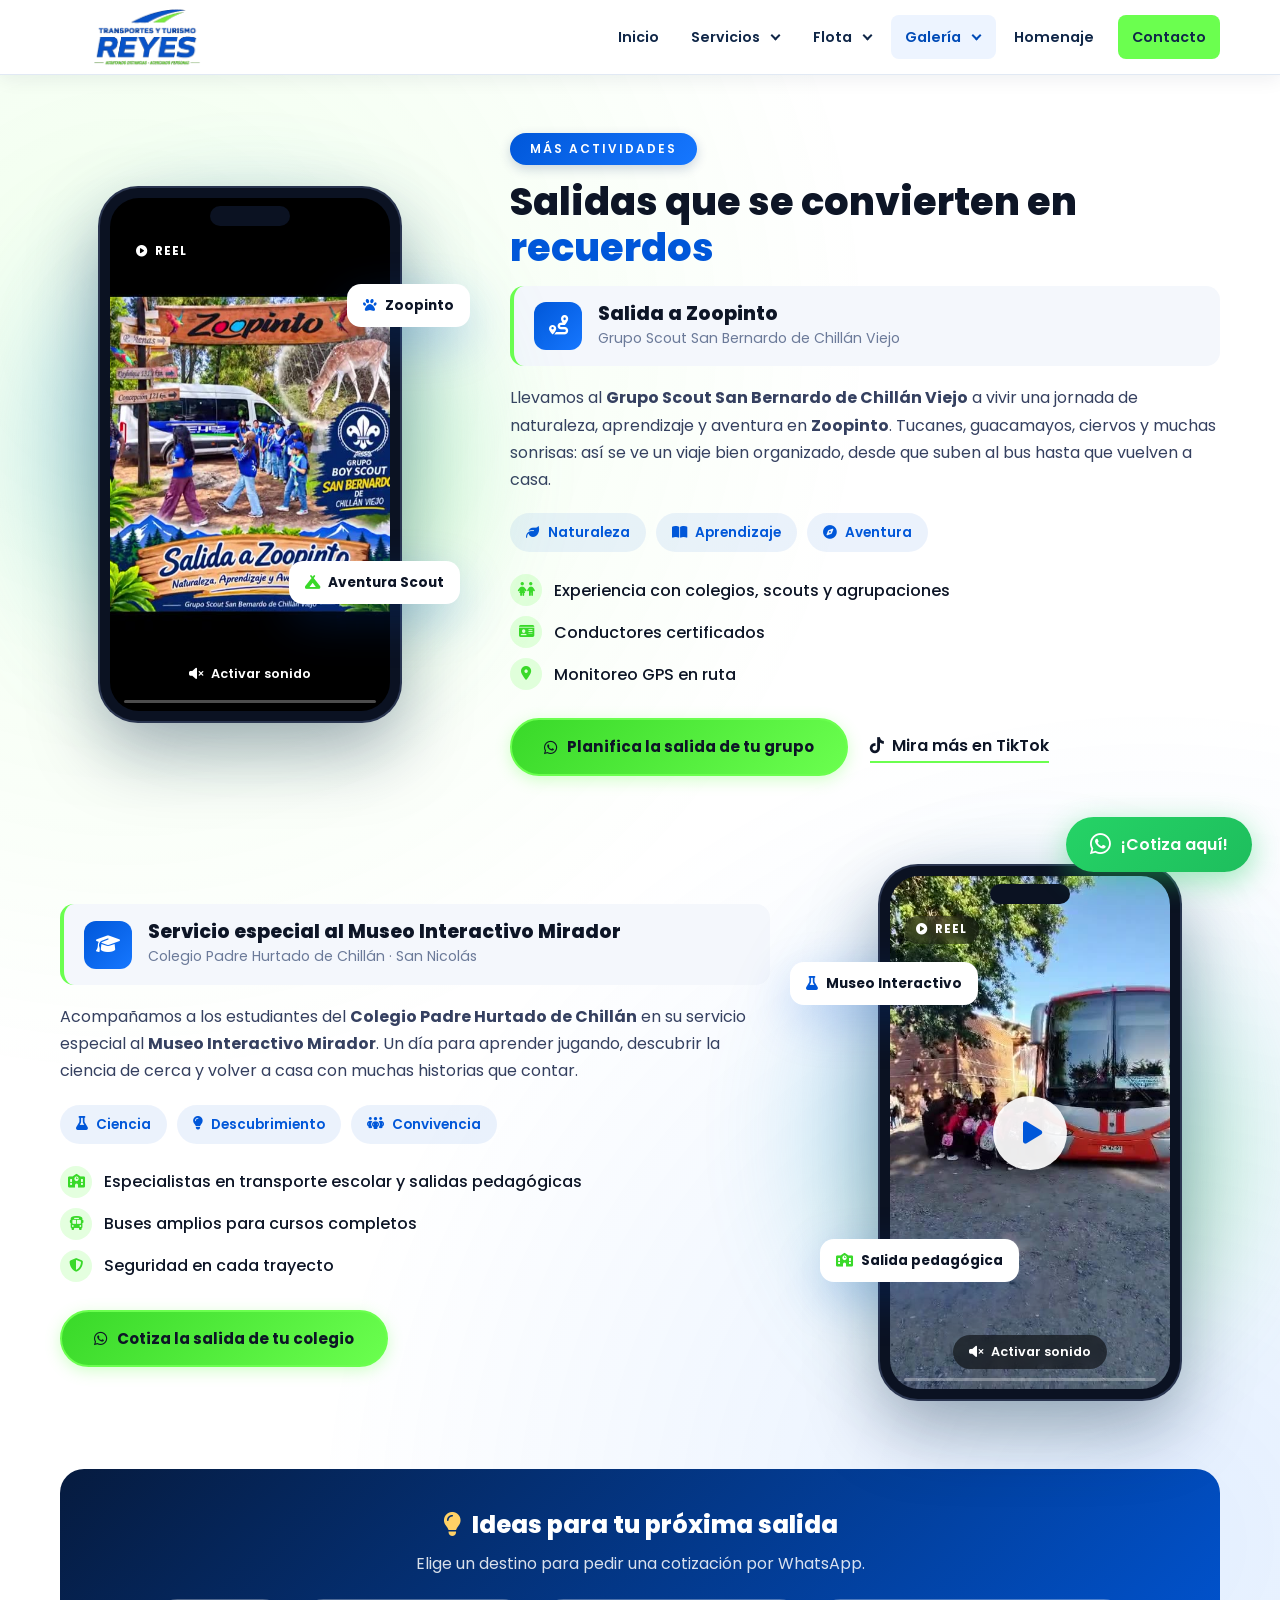
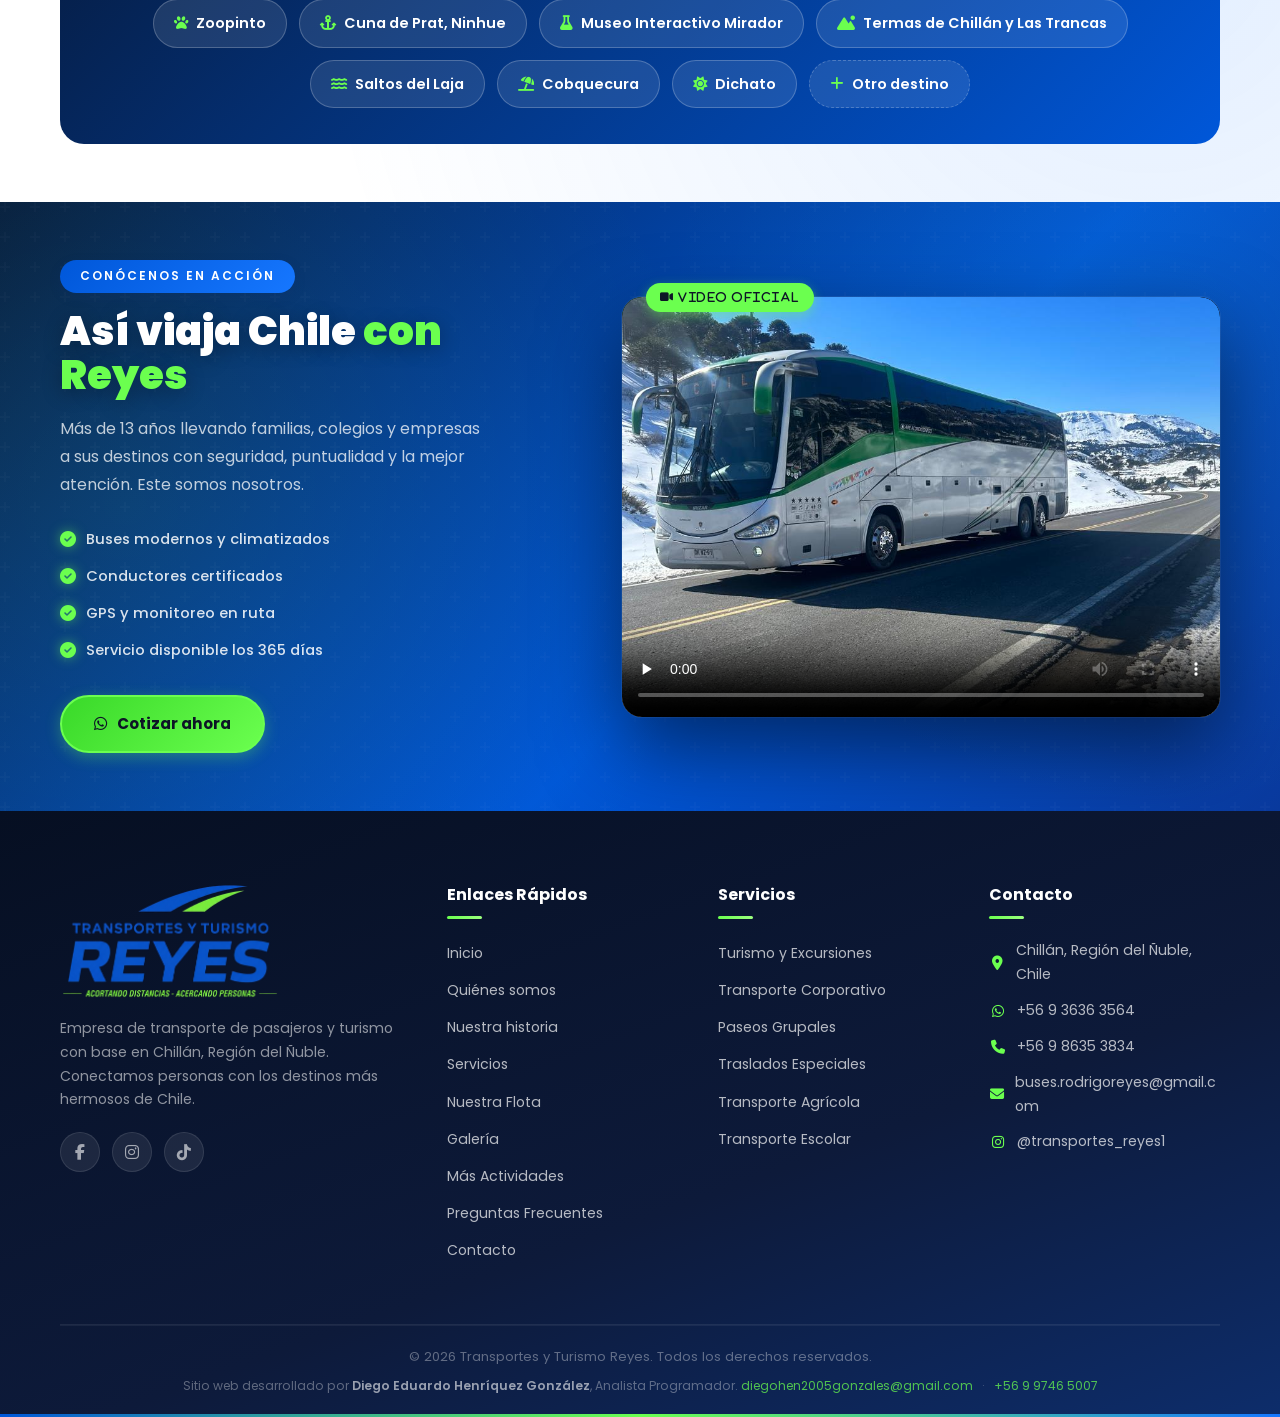
<file: actividades.html>
<!DOCTYPE html>
<html lang="es-CL">
<head>
    <meta charset="UTF-8">
    <meta name="viewport" content="width=device-width, initial-scale=1.0">
    <title>Actividades y videos | Transportes y Turismo Reyes</title>
    <meta name="description" content="Salidas escolares, viajes especiales y videos de Transportes y Turismo Reyes desde Chillán.">
    <meta name="theme-color" content="#061b3f">
    <link rel="canonical" href="https://transportesyturismoreyes.cl/actividades.html">
    <meta property="og:type" content="website">
    <meta property="og:locale" content="es_CL">
    <meta property="og:site_name" content="Transportes y Turismo Reyes">
    <meta property="og:title" content="Actividades y videos | Transportes y Turismo Reyes">
    <meta property="og:description" content="Salidas escolares, viajes especiales y videos de Transportes y Turismo Reyes desde Chillán.">
    <meta property="og:url" content="https://transportesyturismoreyes.cl/actividades.html">
    <meta property="og:image" content="https://transportesyturismoreyes.cl/images/bus-playa-mercedes.jpeg">
    <script type="application/ld+json">
{
  "@context": "https://schema.org",
  "@graph": [
    {
      "@type": "VideoObject",
      "name": "Salida a Zoopinto con el Grupo Scout San Bernardo de Chillán Viejo",
      "description": "Transportes y Turismo Reyes traslada al Grupo Scout San Bernardo de Chillán Viejo a una jornada de naturaleza, aprendizaje y aventura en Zoopinto.",
      "thumbnailUrl": "https://transportesyturismoreyes.cl/images/salida-zoopinto-portada.jpg",
      "contentUrl": "https://transportesyturismoreyes.cl/images/salida-zoopinto-grupo-scout.mp4",
      "uploadDate": "2026-11-08T21:43:57-03:00",
      "duration": "PT40S",
      "publisher": {
        "@id": "https://transportesyturismoreyes.cl/#empresa"
      }
    },
    {
      "@type": "VideoObject",
      "name": "Servicio especial del Colegio Padre Hurtado de Chillán al Museo Interactivo Mirador",
      "description": "Transportes y Turismo Reyes realiza el servicio especial de los estudiantes del Colegio Padre Hurtado de Chillán al Museo Interactivo Mirador.",
      "thumbnailUrl": "https://transportesyturismoreyes.cl/images/salida-museo-colegio-padre-hurtado-portada.jpg",
      "contentUrl": "https://transportesyturismoreyes.cl/images/salida-museo-colegio-padre-hurtado.mp4",
      "uploadDate": "2026-11-08T21:48:40-03:00",
      "duration": "PT24S",
      "publisher": {
        "@id": "https://transportesyturismoreyes.cl/#empresa"
      }
    }
  ]
}
    </script>
    <link rel="icon" type="image/png" href="images/logo-corporativo-transparente.png">
    <link rel="apple-touch-icon" href="images/logo-corporativo-transparente.png">
    <link rel="stylesheet" href="css/styles.css?v=20261119">
    <link rel="stylesheet" href="css/mejoras.css?v=20261119">
    <link rel="preconnect" href="https://fonts.googleapis.com">
    <link rel="preconnect" href="https://fonts.gstatic.com" crossorigin>
    <link href="https://fonts.googleapis.com/css2?family=Poppins:wght@400;500;600;700;800;900&display=swap" rel="stylesheet">
    <link rel="stylesheet" href="https://cdnjs.cloudflare.com/ajax/libs/font-awesome/6.5.1/css/all.min.css">
    <link rel="stylesheet" href="css/navigation.css?v=20261119c">
    <script src="js/main.js?v=20261119c" defer></script>
</head>
<body class="site-inner">
    <a href="#contenido" class="skip-link">Saltar al contenido</a>
    <header class="site-header" id="header">
        <div class="container site-header__inner">
            <a href="./" class="site-header__logo">
                <img src="images/logo-corporativo-transparente.png" alt="Transportes y Turismo Reyes" width="184" height="62">
            </a>
            <button class="site-header__toggle" id="navToggle" type="button" aria-controls="nav" aria-expanded="false">
                <span class="site-header__menu-hint" aria-hidden="true">Más información <span>&rarr;</span></span>
                <span class="site-header__toggle-label">Menú</span>
            </button>
            <nav class="site-nav" id="nav" aria-label="Navegación principal">
                <a class="site-nav__item" href="./">Inicio</a>
                <details class="site-nav__group">
                    <summary class="site-nav__item">Servicios</summary>
                    <div class="site-nav__panel">
                        <a href="servicios.html">Todos los servicios</a>
                        <a href="servicios.html#escolar">Transporte escolar</a>
                        <a href="servicios.html#giras">Giras de estudio</a>
                        <a href="servicios.html#turismo">Turismo y excursiones</a>
                        <a href="servicios.html#corporativo">Transporte para empresas</a>
                        <a href="servicios.html#agricola">Transporte agrícola</a>
                        <a href="servicios.html#clientes">Clientes</a>
                    </div>
                </details>
                <details class="site-nav__group">
                    <summary class="site-nav__item">Flota</summary>
                    <div class="site-nav__panel">
                        <a href="flota.html">Buses</a>
                        <a href="flota.html#otras-unidades">Minibuses y furgones</a>
                    </div>
                </details>
                <details class="site-nav__group" data-current="">
                    <summary class="site-nav__item">Galería</summary>
                    <div class="site-nav__panel">
                        <a href="galeria.html">Galería de viajes</a>
                        <a href="galeria.html#santuario-cuna-de-prat">Santuario Cuna de Prat</a>
                        <a href="actividades.html" aria-current="page">Salidas y actividades</a>
                        <a href="actividades.html#video">Video corporativo</a>
                    </div>
                </details>
                <a class="site-nav__item" href="homenaje.html">Homenaje</a>
                <a class="site-nav__item site-nav__contact" href="contacto.html">Contacto</a>
            </nav>
        </div>
    </header>
    <main id="contenido" tabindex="-1">
    <section class="activities" id="actividades">
        <div class="container">
            <div class="activities__container">

                <!-- Reel en marco de celular -->
                <div class="activities__phone-wrap">
                    <div class="activities__phone">
                        <div class="activities__notch" aria-hidden="true"></div>
                        <video
                            class="activities__video"
                            muted
                            loop
                            playsinline
                            preload="none"
                            poster="images/salida-zoopinto-portada.jpg"
                            aria-label="Video: salida a Zoopinto con el Grupo Scout San Bernardo de Chillán Viejo">
                            <source src="images/salida-zoopinto-grupo-scout.mp4" type="video/mp4">
                        </video>
                        <span class="activities__reel-badge"><i class="fa-solid fa-circle-play"></i> Reel</span>
                        <button class="activities__play" type="button" aria-label="Reproducir video">
                            <i class="fa-solid fa-play"></i>
                        </button>
                        <button class="activities__sound" type="button" aria-label="Activar sonido">
                            <i class="fa-solid fa-volume-xmark"></i> <span>Activar sonido</span>
                        </button>
                        <div class="activities__progress" aria-hidden="true"><span></span></div>
                    </div>
                    <span class="activities__float activities__float--top"><i class="fa-solid fa-paw"></i> Zoopinto</span>
                    <span class="activities__float activities__float--bottom"><i class="fa-solid fa-campground"></i> Aventura Scout</span>
                </div>

                <!-- Historia de la actividad -->
                <div class="activities__content">
                    <span class="section-tag">Más Actividades</span>
                    <h1 class="section-title">Salidas que se convierten en <span>recuerdos</span></h1>

                    <div class="activities__event">
                        <span class="activities__event-icon"><i class="fa-solid fa-route"></i></span>
                        <div>
                            <h3>Salida a Zoopinto</h3>
                            <p>Grupo Scout San Bernardo de Chillán Viejo</p>
                        </div>
                    </div>

                    <p class="activities__text">
                        Llevamos al <strong>Grupo Scout San Bernardo de Chillán Viejo</strong> a vivir una jornada de
                        naturaleza, aprendizaje y aventura en <strong>Zoopinto</strong>. Tucanes, guacamayos, ciervos y
                        muchas sonrisas: así se ve un viaje bien organizado, desde que suben al bus hasta que vuelven a casa.
                    </p>

                    <div class="activities__chips">
                        <span><i class="fa-solid fa-leaf"></i> Naturaleza</span>
                        <span><i class="fa-solid fa-book-open"></i> Aprendizaje</span>
                        <span><i class="fa-solid fa-compass"></i> Aventura</span>
                    </div>

                    <ul class="activities__trust">
                        <li><i class="fa-solid fa-children"></i> Experiencia con colegios, scouts y agrupaciones</li>
                        <li><i class="fa-solid fa-id-card"></i> Conductores certificados</li>
                        <li><i class="fa-solid fa-location-dot"></i> Monitoreo GPS en ruta</li>
                    </ul>

                    <div class="activities__actions">
                        <a href="https://wa.me/56936363564?text=Hola%2C%20vi%20la%20salida%20a%20Zoopinto%20en%20su%20p%C3%A1gina%20y%20quiero%20cotizar%20una%20salida%20para%20mi%20grupo%2C%20colegio%20o%20agrupaci%C3%B3n%20con%20Transportes%20y%20Turismo%20Reyes." class="btn btn--primary" target="_blank" rel="noopener">
                            <i class="fa-brands fa-whatsapp"></i> Planifica la salida de tu grupo
                        </a>
                        <a href="https://www.tiktok.com/@transportes.y.tur7" class="activities__social" target="_blank" rel="noopener">
                            <i class="fa-brands fa-tiktok"></i> Mira más en TikTok
                        </a>
                    </div>
                </div>
            </div>

            <!-- Actividad 2: Colegio Padre Hurtado (zigzag: video a la derecha) -->
            <div class="activities__container activities__container--reverse">
                <div class="activities__phone-wrap">
                    <div class="activities__phone">
                        <div class="activities__notch" aria-hidden="true"></div>
                        <video
                            class="activities__video"
                            muted
                            loop
                            playsinline
                            preload="none"
                            poster="images/salida-museo-colegio-padre-hurtado-portada.jpg"
                            aria-label="Video: servicio especial del Colegio Padre Hurtado de Chillán al Museo Interactivo Mirador">
                            <source src="images/salida-museo-colegio-padre-hurtado.mp4" type="video/mp4">
                        </video>
                        <span class="activities__reel-badge"><i class="fa-solid fa-circle-play"></i> Reel</span>
                        <button class="activities__play" type="button" aria-label="Reproducir video">
                            <i class="fa-solid fa-play"></i>
                        </button>
                        <button class="activities__sound" type="button" aria-label="Activar sonido">
                            <i class="fa-solid fa-volume-xmark"></i> <span>Activar sonido</span>
                        </button>
                        <div class="activities__progress" aria-hidden="true"><span></span></div>
                    </div>
                    <span class="activities__float activities__float--top"><i class="fa-solid fa-flask"></i> Museo Interactivo</span>
                    <span class="activities__float activities__float--bottom"><i class="fa-solid fa-school"></i> Salida pedagógica</span>
                </div>

                <div class="activities__content">
                    <div class="activities__event">
                        <span class="activities__event-icon"><i class="fa-solid fa-graduation-cap"></i></span>
                        <div>
                            <h3>Servicio especial al Museo Interactivo Mirador</h3>
                            <p>Colegio Padre Hurtado de Chillán · San Nicolás</p>
                        </div>
                    </div>

                    <p class="activities__text">
                        Acompañamos a los estudiantes del <strong>Colegio Padre Hurtado de Chillán</strong> en su
                        servicio especial al <strong>Museo Interactivo Mirador</strong>. Un día para aprender jugando,
                        descubrir la ciencia de cerca y volver a casa con muchas historias que contar.
                    </p>

                    <div class="activities__chips">
                        <span><i class="fa-solid fa-flask"></i> Ciencia</span>
                        <span><i class="fa-solid fa-lightbulb"></i> Descubrimiento</span>
                        <span><i class="fa-solid fa-people-group"></i> Convivencia</span>
                    </div>

                    <ul class="activities__trust">
                        <li><i class="fa-solid fa-school"></i> Especialistas en transporte escolar y salidas pedagógicas</li>
                        <li><i class="fa-solid fa-bus"></i> Buses amplios para cursos completos</li>
                        <li><i class="fa-solid fa-shield-halved"></i> Seguridad en cada trayecto</li>
                    </ul>

                    <div class="activities__actions">
                        <a href="https://wa.me/56936363564?text=Hola%2C%20soy%20de%20un%20colegio%20y%20quiero%20cotizar%20una%20salida%20pedag%C3%B3gica%20con%20Transportes%20y%20Turismo%20Reyes." class="btn btn--primary" target="_blank" rel="noopener">
                            <i class="fa-brands fa-whatsapp"></i> Cotiza la salida de tu colegio
                        </a>
                    </div>
                </div>
            </div>

            <!-- Ideas de destinos → WhatsApp -->
            <div class="activities__ideas">
                <h3><i class="fa-solid fa-lightbulb"></i> Ideas para tu próxima salida</h3>
                <p>Elige un destino para pedir una cotización por WhatsApp.</p>
                <div class="activities__ideas-list">
                    <a href="https://wa.me/56936363564?text=Hola%2C%20quiero%20cotizar%20una%20salida%20a%20Zoopinto%20con%20Transportes%20y%20Turismo%20Reyes." target="_blank" rel="noopener"><i class="fa-solid fa-paw"></i> Zoopinto</a>
                    <a href="https://wa.me/56936363564?text=Hola%2C%20quiero%20cotizar%20una%20salida%20al%20Santuario%20Cuna%20de%20Prat%2C%20Ninhue%2C%20con%20Transportes%20y%20Turismo%20Reyes." target="_blank" rel="noopener"><i class="fa-solid fa-anchor"></i> Cuna de Prat, Ninhue</a>
                    <a href="https://wa.me/56936363564?text=Hola%2C%20quiero%20cotizar%20una%20salida%20al%20Museo%20Interactivo%20Mirador%20con%20Transportes%20y%20Turismo%20Reyes." target="_blank" rel="noopener"><i class="fa-solid fa-flask"></i> Museo Interactivo Mirador</a>
                    <a href="https://wa.me/56936363564?text=Hola%2C%20quiero%20cotizar%20una%20salida%20a%20las%20Termas%20de%20Chill%C3%A1n%20y%20Valle%20Las%20Trancas%20con%20Transportes%20y%20Turismo%20Reyes." target="_blank" rel="noopener"><i class="fa-solid fa-mountain-sun"></i> Termas de Chillán y Las Trancas</a>
                    <a href="https://wa.me/56936363564?text=Hola%2C%20quiero%20cotizar%20una%20salida%20a%20los%20Saltos%20del%20Laja%20con%20Transportes%20y%20Turismo%20Reyes." target="_blank" rel="noopener"><i class="fa-solid fa-water"></i> Saltos del Laja</a>
                    <a href="https://wa.me/56936363564?text=Hola%2C%20quiero%20cotizar%20una%20salida%20a%20la%20playa%20de%20Cobquecura%20con%20Transportes%20y%20Turismo%20Reyes." target="_blank" rel="noopener"><i class="fa-solid fa-umbrella-beach"></i> Cobquecura</a>
                    <a href="https://wa.me/56936363564?text=Hola%2C%20quiero%20cotizar%20una%20salida%20a%20Dichato%20con%20Transportes%20y%20Turismo%20Reyes." target="_blank" rel="noopener"><i class="fa-solid fa-sun"></i> Dichato</a>
                    <a href="https://wa.me/56936363564?text=Hola%2C%20quiero%20cotizar%20una%20salida%20con%20Transportes%20y%20Turismo%20Reyes.%20El%20destino%20es%3A%20" target="_blank" rel="noopener" class="activities__ideas-other"><i class="fa-solid fa-plus"></i> Otro destino</a>
                </div>
            </div>
        </div>
    </section>

    <section class="video-showcase" id="video">
        <div class="video-showcase__bg-overlay"></div>
        <div class="container video-showcase__container">

            <!-- Texto izquierda -->
            <div class="video-showcase__text">
                <span class="section-tag">Conócenos en Acción</span>
                <h2 class="video-showcase__title">Así viaja Chile <span>con Reyes</span></h2>
                <p class="video-showcase__desc">
                    Más de <span data-years-since="2013-10-10">13</span> años llevando familias, colegios y empresas a sus destinos con seguridad, puntualidad y la mejor atención. Este somos nosotros.
                </p>
                <ul class="video-showcase__features">
                    <li><i class="fa-solid fa-circle-check"></i> Buses modernos y climatizados</li>
                    <li><i class="fa-solid fa-circle-check"></i> Conductores certificados</li>
                    <li><i class="fa-solid fa-circle-check"></i> GPS y monitoreo en ruta</li>
                    <li><i class="fa-solid fa-circle-check"></i> Servicio disponible los 365 días</li>
                </ul>
                <a href="https://wa.me/56936363564?text=Hola%2C%20vi%20el%20video%20y%20quiero%20cotizar%20un%20servicio." class="btn btn--primary" target="_blank" rel="noopener">
                    <i class="fa-brands fa-whatsapp"></i> Cotizar ahora
                </a>
            </div>

            <!-- Video derecha -->
            <div class="video-showcase__player">
                <div class="video-showcase__frame">
                    <video
                        controls
                        preload="none"
                        poster="images/hero-1.jpg"
                        class="video-showcase__video"
                        aria-label="Video promocional Transportes y Turismo Reyes">
                        <source src="images/video-promo.mp4" type="video/mp4">
                        Tu navegador no soporta video HTML5.
                    </video>
                </div>
            </div>

        </div>
    </section>
    </main>

    <!-- ========== FOOTER ========== -->
    <footer class="footer">
        <div class="container">
            <div class="footer__grid">
                <div class="footer__brand">
                    <div class="footer__logo">
                        <img loading="lazy" src="images/logo-corporativo-transparente.png" alt="Logo corporativo Transportes y Turismo Reyes" class="footer__logo-img">
                        <div>
                            <span>Transportes y Turismo</span>
                            <strong>Reyes</strong>
                        </div>
                    </div>
                    <p>Empresa de transporte de pasajeros y turismo con base en Chillán, Región del Ñuble. Conectamos personas con los destinos más hermosos de Chile.</p>
                    <div class="footer__socials">
                        <a href="https://www.facebook.com/share/1GTTWU1X2M/" target="_blank" rel="noopener" aria-label="Facebook"><i class="fa-brands fa-facebook-f"></i></a>
                        <a href="https://www.instagram.com/transportes_reyes1?igsh=MTQ2MHhxMGxyczh3OA==" target="_blank" rel="noopener" aria-label="Instagram"><i class="fa-brands fa-instagram"></i></a>
                        <a href="https://www.tiktok.com/@transportes.y.tur7?_r=1&_t=ZS-94zwaBvQXXp" target="_blank" rel="noopener" aria-label="TikTok"><i class="fa-brands fa-tiktok"></i></a>
                    </div>
                </div>
                <div class="footer__links">
                    <h4>Enlaces Rápidos</h4>
                    <ul>
                        <li><a href="./">Inicio</a></li>
                        <li><a href="./#nosotros">Quiénes somos</a></li>
                        <li><a href="./#historia">Nuestra historia</a></li>
                        <li><a href="servicios.html">Servicios</a></li>
                        <li><a href="flota.html">Nuestra Flota</a></li>
                        <li><a href="galeria.html">Galería</a></li>
                        <li><a href="actividades.html">Más Actividades</a></li>
                        <li><a href="contacto.html#preguntas">Preguntas Frecuentes</a></li>
                        <li><a href="contacto.html">Contacto</a></li>
                    </ul>
                </div>
                <div class="footer__links">
                    <h4>Servicios</h4>
                    <ul>
                        <li><a href="servicios.html#turismo">Turismo y Excursiones</a></li>
                        <li><a href="servicios.html#corporativo">Transporte Corporativo</a></li>
                        <li><a href="servicios.html#giras">Paseos Grupales</a></li>
                        <li><a href="servicios.html#giras">Traslados Especiales</a></li>
                        <li><a href="servicios.html#agricola">Transporte Agrícola</a></li>
                        <li><a href="servicios.html#escolar">Transporte Escolar</a></li>
                    </ul>
                </div>
                <div class="footer__contact">
                    <h4>Contacto</h4>
                    <ul>
                        <li><i class="fa-solid fa-location-dot"></i> Chillán, Región del Ñuble, Chile</li>
                        <li><i class="fa-brands fa-whatsapp"></i> <a href="https://wa.me/56936363564?text=Hola%2C%20estoy%20interesado%2Fa%20en%20sus%20servicios%20de%20transporte.%20%C2%BFMe%20pueden%20ayudar%3F" target="_blank" rel="noopener">+56 9 3636 3564</a></li>
                        <li><i class="fa-solid fa-phone"></i> <a href="tel:+56986353834">+56 9 8635 3834</a></li>
                        <li><i class="fa-solid fa-envelope"></i> <a href="mailto:buses.rodrigoreyes@gmail.com">buses.rodrigoreyes@gmail.com</a></li>
                        <li><i class="fa-brands fa-instagram"></i> <a href="https://www.instagram.com/transportes_reyes1" target="_blank" rel="noopener">@transportes_reyes1</a></li>
                    </ul>
                </div>
            </div>
            <div class="footer__bottom">
                <p>&copy; <span id="footer-year">2026</span> Transportes y Turismo Reyes. Todos los derechos reservados.</p>
                <p class="footer__credit">
                    Sitio web desarrollado por <strong>Diego Eduardo Henríquez González</strong>,
                    Analista Programador.
                    <a href="mailto:diegohen2005gonzales@gmail.com">diegohen2005gonzales@gmail.com</a>
                    <span>·</span>
                    <a href="https://wa.me/56997465007?text=Hola%20Diego%2C%20vi%20la%20p%C3%A1gina%20de%20Transportes%20Reyes%20y%20me%20interesa%20conversar%20sobre%20un%20sitio%20web." target="_blank" rel="noopener">+56 9 9746 5007</a>
                </p>
            </div>
        </div>
    </footer>

    <!-- ========== BOTÓN WHATSAPP FLOTANTE ========== -->
    <a href="https://wa.me/56936363564?text=Hola%2C%20estoy%20interesado%2Fa%20en%20sus%20servicios%20de%20transporte.%20%C2%BFMe%20pueden%20ayudar%3F" class="whatsapp-float" target="_blank" rel="noopener" aria-label="Contactar por WhatsApp">
        <i class="fa-brands fa-whatsapp"></i>
        <span class="whatsapp-float__text">¡Cotiza aquí!</span>
    </a>

    <!-- ========== BOTÓN SCROLL TOP ========== -->
    <button class="scroll-top" id="scrollTop" aria-label="Volver arriba">
        <i class="fa-solid fa-chevron-up"></i>
    </button>

</body>
</html>
</file>
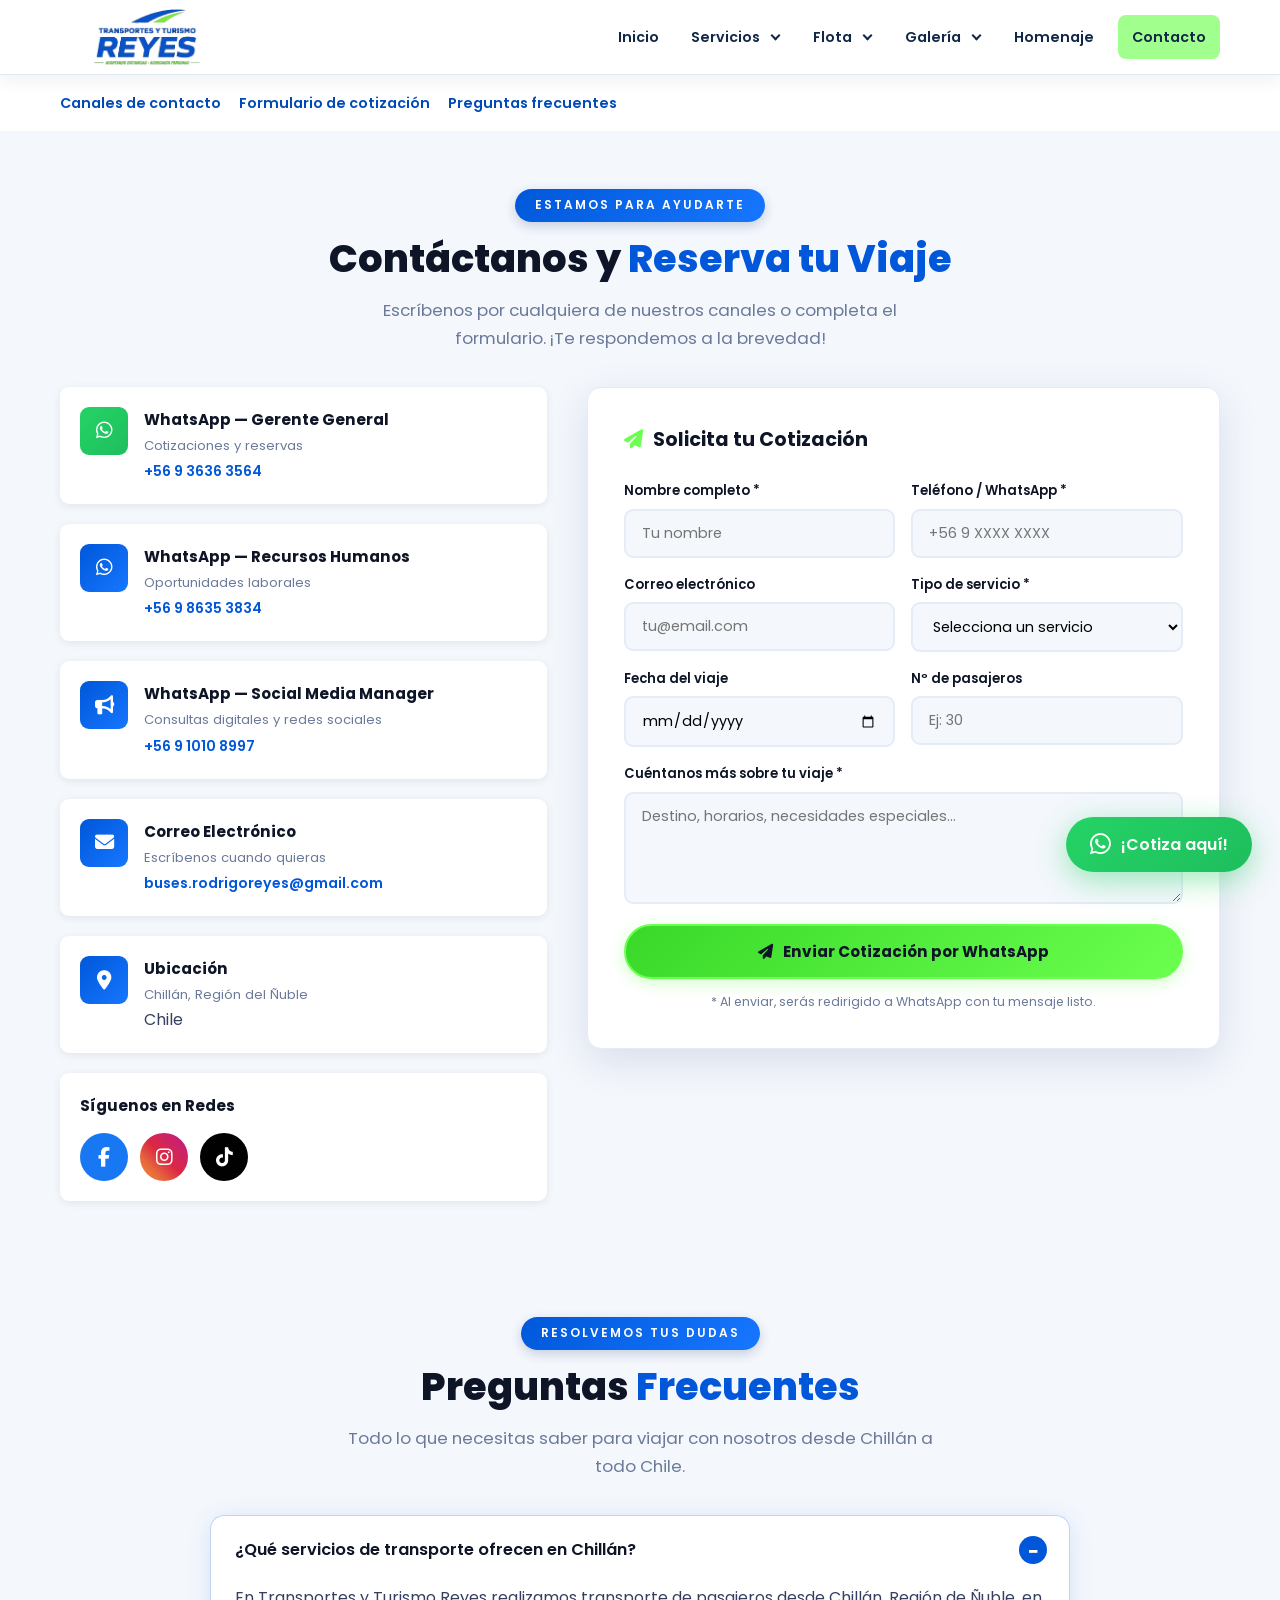
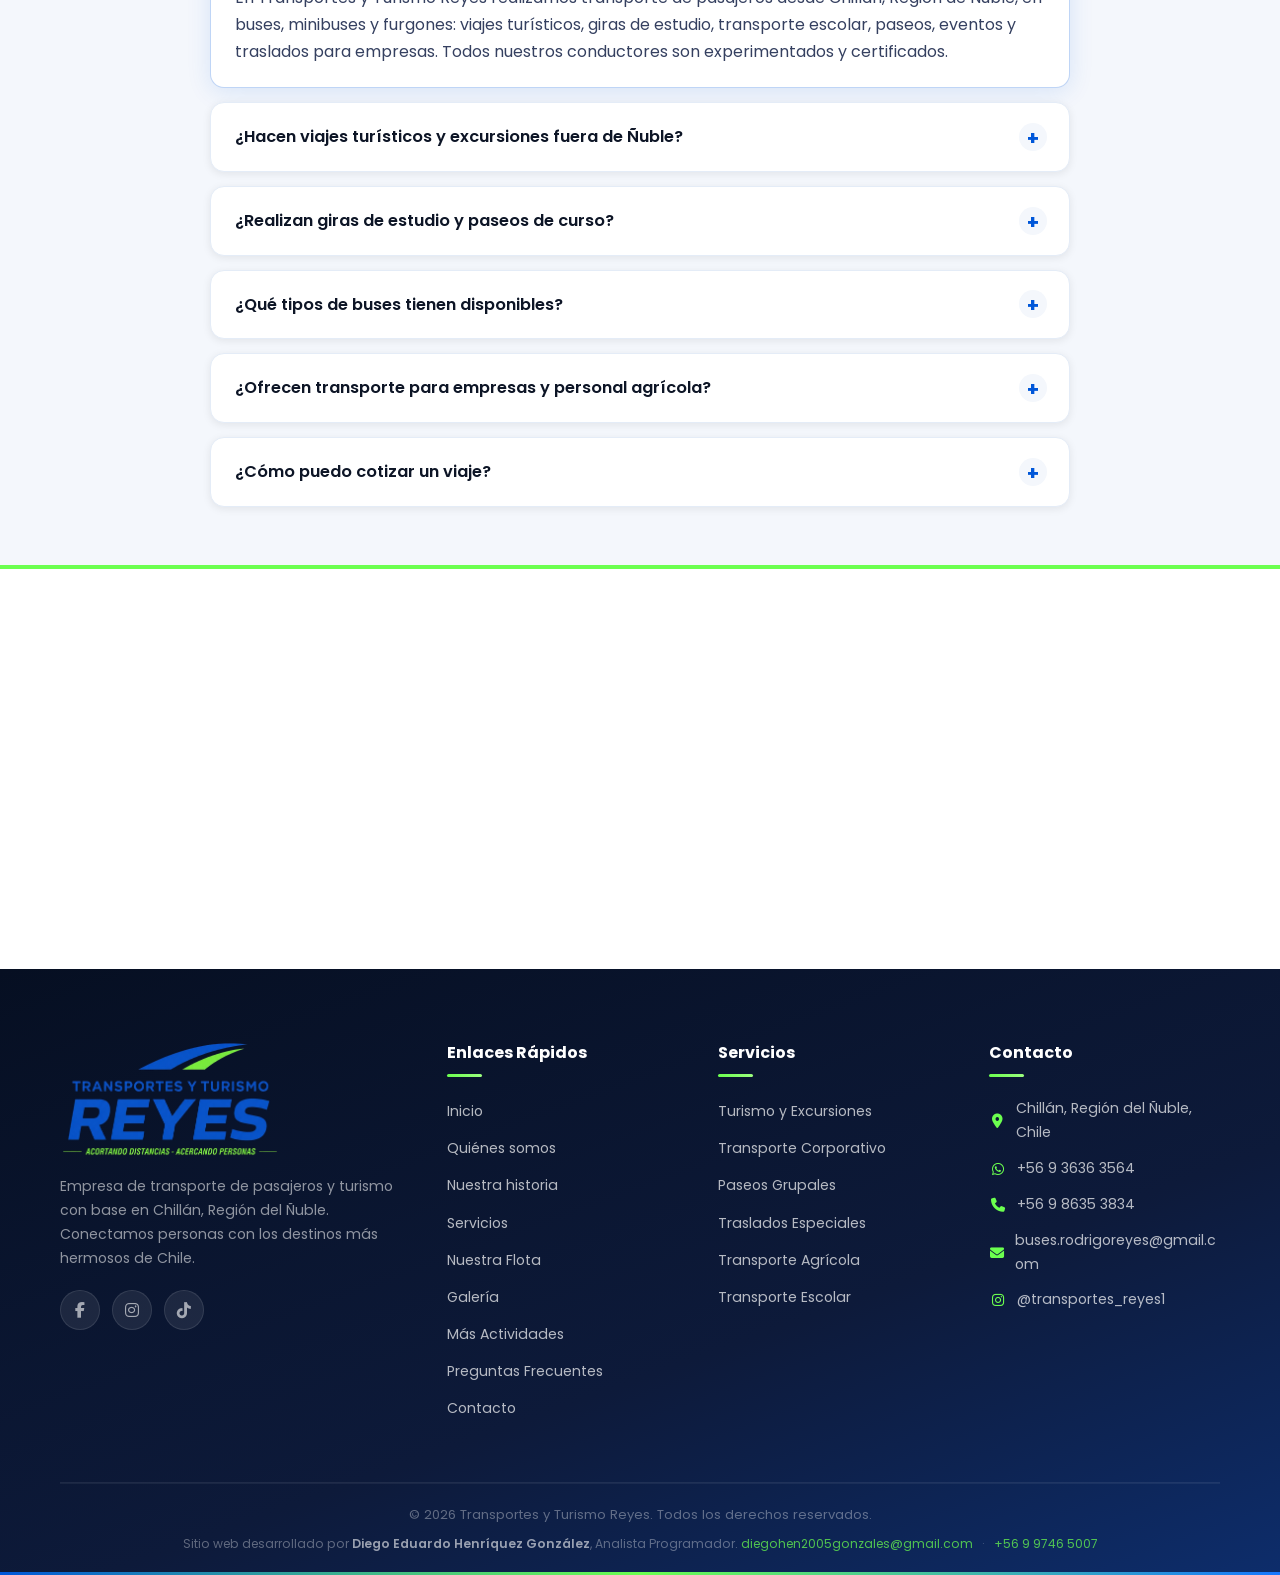
<file: contacto.html>
<!DOCTYPE html>
<html lang="es-CL">
<head>
    <meta charset="UTF-8">
    <meta name="viewport" content="width=device-width, initial-scale=1.0">
    <title>Contacto y cotizaciones | Transportes y Turismo Reyes</title>
    <meta name="description" content="Solicita tu cotización por WhatsApp, revisa los canales de contacto y resuelve tus dudas sobre los viajes con Reyes.">
    <meta name="theme-color" content="#061b3f">
    <link rel="canonical" href="https://transportesyturismoreyes.cl/contacto.html">
    <meta property="og:type" content="website">
    <meta property="og:locale" content="es_CL">
    <meta property="og:site_name" content="Transportes y Turismo Reyes">
    <meta property="og:title" content="Contacto y cotizaciones | Transportes y Turismo Reyes">
    <meta property="og:description" content="Solicita tu cotización por WhatsApp, revisa los canales de contacto y resuelve tus dudas sobre los viajes con Reyes.">
    <meta property="og:url" content="https://transportesyturismoreyes.cl/contacto.html">
    <meta property="og:image" content="https://transportesyturismoreyes.cl/images/bus-playa-mercedes.jpeg">
    <script type="application/ld+json">
{
  "@context": "https://schema.org",
  "@graph": [
    {
      "@type": "FAQPage",
      "@id": "https://transportesyturismoreyes.cl/contacto.html#preguntas",
      "mainEntity": [
        {
          "@type": "Question",
          "name": "¿Qué servicios de transporte ofrecen en Chillán?",
          "acceptedAnswer": {
            "@type": "Answer",
            "text": "En Transportes y Turismo Reyes realizamos transporte de pasajeros desde Chillán, Región de Ñuble, en buses, minibuses y furgones: viajes turísticos, giras de estudio, transporte escolar, paseos, eventos y traslados para empresas. Todos nuestros conductores son experimentados y certificados."
          }
        },
        {
          "@type": "Question",
          "name": "¿Hacen viajes turísticos y excursiones fuera de Ñuble?",
          "acceptedAnswer": {
            "@type": "Answer",
            "text": "Sí, viajamos por todo Chile. Organizamos excursiones a termas, playas, cordillera, viñedos y otros destinos turísticos, saliendo desde Chillán y alrededores. Cuéntanos tu destino y te armamos una cotización a medida."
          }
        },
        {
          "@type": "Question",
          "name": "¿Realizan giras de estudio y paseos de curso?",
          "acceptedAnswer": {
            "@type": "Answer",
            "text": "Sí, somos especialistas en transporte escolar, giras de estudio, salidas pedagógicas y paseos de curso. Trabajamos con liceos y escuelas de la Región de Ñuble, priorizando siempre la seguridad de los estudiantes."
          }
        },
        {
          "@type": "Question",
          "name": "¿Qué tipos de buses tienen disponibles?",
          "acceptedAnswer": {
            "@type": "Answer",
            "text": "Contamos con buses Mercedes-Benz, Scania, Volvo y King Long en salón cama, semi cama y ejecutivo, además de Sprinter, Ford Transit y taxi bus para grupos más pequeños. Nuestras unidades cuentan con aire acondicionado, calefacción, USB y monitoreo GPS, y varias incluyen baño."
          }
        },
        {
          "@type": "Question",
          "name": "¿Ofrecen transporte para empresas y personal agrícola?",
          "acceptedAnswer": {
            "@type": "Answer",
            "text": "Sí. Realizamos traslado de personal para empresas, eventos corporativos y transporte de personal para empresas agrícolas de temporada, con servicio puntual y confiable."
          }
        },
        {
          "@type": "Question",
          "name": "¿Cómo puedo cotizar un viaje?",
          "acceptedAnswer": {
            "@type": "Answer",
            "text": "La forma más rápida es escribirnos por WhatsApp al +56 9 3636 3564 o completar el formulario de cotización de esta página. Indícanos fecha, destino y número de pasajeros, y te respondemos a la brevedad. Atendemos los 365 días del año."
          }
        }
      ]
    }
  ]
}
    </script>
    <link rel="icon" type="image/png" href="images/logo-corporativo-transparente.png">
    <link rel="apple-touch-icon" href="images/logo-corporativo-transparente.png">
    <link rel="stylesheet" href="css/styles.css?v=20261119">
    <link rel="stylesheet" href="css/mejoras.css?v=20261119">
    <link rel="preconnect" href="https://fonts.googleapis.com">
    <link rel="preconnect" href="https://fonts.gstatic.com" crossorigin>
    <link href="https://fonts.googleapis.com/css2?family=Poppins:wght@400;500;600;700;800;900&display=swap" rel="stylesheet">
    <link rel="stylesheet" href="https://cdnjs.cloudflare.com/ajax/libs/font-awesome/6.5.1/css/all.min.css">
    <link rel="stylesheet" href="css/navigation.css?v=20261119c">
    <script src="js/main.js?v=20261119c" defer></script>
</head>
<body class="site-inner">
    <a href="#contenido" class="skip-link">Saltar al contenido</a>
    <header class="site-header" id="header">
        <div class="container site-header__inner">
            <a href="./" class="site-header__logo">
                <img src="images/logo-corporativo-transparente.png" alt="Transportes y Turismo Reyes" width="184" height="62">
            </a>
            <button class="site-header__toggle" id="navToggle" type="button" aria-controls="nav" aria-expanded="false">
                <span class="site-header__menu-hint" aria-hidden="true">Más información <span>&rarr;</span></span>
                <span class="site-header__toggle-label">Menú</span>
            </button>
            <nav class="site-nav" id="nav" aria-label="Navegación principal">
                <a class="site-nav__item" href="./">Inicio</a>
                <details class="site-nav__group">
                    <summary class="site-nav__item">Servicios</summary>
                    <div class="site-nav__panel">
                        <a href="servicios.html">Todos los servicios</a>
                        <a href="servicios.html#escolar">Transporte escolar</a>
                        <a href="servicios.html#giras">Giras de estudio</a>
                        <a href="servicios.html#turismo">Turismo y excursiones</a>
                        <a href="servicios.html#corporativo">Transporte para empresas</a>
                        <a href="servicios.html#agricola">Transporte agrícola</a>
                        <a href="servicios.html#clientes">Clientes</a>
                    </div>
                </details>
                <details class="site-nav__group">
                    <summary class="site-nav__item">Flota</summary>
                    <div class="site-nav__panel">
                        <a href="flota.html">Buses</a>
                        <a href="flota.html#otras-unidades">Minibuses y furgones</a>
                    </div>
                </details>
                <details class="site-nav__group">
                    <summary class="site-nav__item">Galería</summary>
                    <div class="site-nav__panel">
                        <a href="galeria.html">Galería de viajes</a>
                        <a href="galeria.html#santuario-cuna-de-prat">Santuario Cuna de Prat</a>
                        <a href="actividades.html">Salidas y actividades</a>
                        <a href="actividades.html#video">Video corporativo</a>
                    </div>
                </details>
                <a class="site-nav__item" href="homenaje.html">Homenaje</a>
                <a class="site-nav__item site-nav__contact" href="contacto.html" aria-current="page">Contacto</a>
            </nav>
        </div>
    </header>
    <main id="contenido" tabindex="-1">
    <nav class="container page-shortcuts" aria-label="Ayuda y contacto">
        <a href="#contacto">Canales de contacto</a>
        <a href="#contactForm">Formulario de cotización</a>
        <a href="#preguntas">Preguntas frecuentes</a>
    </nav>
    <section class="contact" id="contacto">
        <div class="container">
            <div class="section-header">
                <span class="section-tag">Estamos Para Ayudarte</span>
                <h1 class="section-title">Contáctanos y <span>Reserva tu Viaje</span></h1>
                <p class="section-subtitle">Escríbenos por cualquiera de nuestros canales o completa el formulario. ¡Te respondemos a la brevedad!</p>
            </div>
            <div class="contact__container">
                <!-- Info de contacto -->
                <div class="contact__info">
                    <div class="contact__info-card">
                        <div class="contact__info-icon contact__info-icon--wa">
                            <i class="fa-brands fa-whatsapp"></i>
                        </div>
                        <div>
                            <h4>WhatsApp — Gerente General</h4>
                            <p>Cotizaciones y reservas</p>
                            <a href="https://wa.me/56936363564?text=Hola%2C%20estoy%20interesado%2Fa%20en%20sus%20servicios%20de%20transporte.%20%C2%BFMe%20pueden%20ayudar%3F" target="_blank" rel="noopener">+56 9 3636 3564</a>
                        </div>
                    </div>
                    <div class="contact__info-card">
                        <div class="contact__info-icon">
                            <i class="fa-brands fa-whatsapp"></i>
                        </div>
                        <div>
                            <h4>WhatsApp — Recursos Humanos</h4>
                            <p>Oportunidades laborales</p>
                            <a href="https://wa.me/56986353834?text=Hola%2C%20quiero%20consultar%20por%20oportunidades%20laborales%20en%20Transportes%20y%20Turismo%20Reyes." target="_blank" rel="noopener">+56 9 8635 3834</a>
                        </div>
                    </div>
                    <div class="contact__info-card">
                        <div class="contact__info-icon">
                            <i class="fa-solid fa-bullhorn"></i>
                        </div>
                        <div>
                            <h4>WhatsApp — Social Media Manager</h4>
                            <p>Consultas digitales y redes sociales</p>
                            <a href="https://wa.me/56910108997?text=Hola%2C%20los%20contacto%20desde%20la%20p%C3%A1gina%20web%20de%20Transportes%20y%20Turismo%20Reyes." target="_blank" rel="noopener">+56 9 1010 8997</a>
                        </div>
                    </div>
                    <div class="contact__info-card">
                        <div class="contact__info-icon">
                            <i class="fa-solid fa-envelope"></i>
                        </div>
                        <div>
                            <h4>Correo Electrónico</h4>
                            <p>Escríbenos cuando quieras</p>
                            <a href="mailto:buses.rodrigoreyes@gmail.com">buses.rodrigoreyes@gmail.com</a>
                        </div>
                    </div>
                    <div class="contact__info-card">
                        <div class="contact__info-icon">
                            <i class="fa-solid fa-location-dot"></i>
                        </div>
                        <div>
                            <h4>Ubicación</h4>
                            <p>Chillán, Región del Ñuble</p>
                            <span>Chile</span>
                        </div>
                    </div>

                    <!-- Redes sociales -->
                    <div class="contact__socials">
                        <h4>Síguenos en Redes</h4>
                        <div class="contact__social-links">
                            <a href="https://www.facebook.com/share/1GTTWU1X2M/" target="_blank" rel="noopener" class="social-link social-link--facebook" aria-label="Facebook">
                                <i class="fa-brands fa-facebook-f"></i>
                            </a>
                            <a href="https://www.instagram.com/transportes_reyes1?igsh=MTQ2MHhxMGxyczh3OA==" target="_blank" rel="noopener" class="social-link social-link--instagram" aria-label="Instagram">
                                <i class="fa-brands fa-instagram"></i>
                            </a>
                            <a href="https://www.tiktok.com/@transportes.y.tur7?_r=1&_t=ZS-94zwaBvQXXp" target="_blank" rel="noopener" class="social-link social-link--tiktok" aria-label="TikTok">
                                <i class="fa-brands fa-tiktok"></i>
                            </a>
                        </div>
                    </div>
                </div>

                <!-- Formulario -->
                <form class="contact__form" id="contactForm">
                    <h3><i class="fa-solid fa-paper-plane"></i> Solicita tu Cotización</h3>
                    <div class="form-row">
                        <div class="form-group">
                            <label for="nombre">Nombre completo *</label>
                            <input type="text" id="nombre" name="nombre" required placeholder="Tu nombre">
                        </div>
                        <div class="form-group">
                            <label for="telefono">Teléfono / WhatsApp *</label>
                            <input type="tel" id="telefono" name="telefono" required placeholder="+56 9 XXXX XXXX">
                        </div>
                    </div>
                    <div class="form-row">
                        <div class="form-group">
                            <label for="email">Correo electrónico</label>
                            <input type="email" id="email" name="email" placeholder="tu@email.com">
                        </div>
                        <div class="form-group">
                            <label for="servicio">Tipo de servicio *</label>
                            <select id="servicio" name="servicio" required>
                                <option value="" disabled selected>Selecciona un servicio</option>
                                <option value="Turismo y Excursiones">Turismo y Excursiones</option>
                                <option value="Transporte Corporativo">Transporte Corporativo</option>
                                <option value="Paseo Grupal">Paseo Grupal</option>
                                <option value="Traslado Especial">Traslado Especial</option>
                                <option value="Transporte de Personal Agrícola">Transporte de Personal Agrícola</option>
                                <option value="Transporte Escolar">Transporte Escolar</option>
                                <option value="Otro">Otro</option>
                            </select>
                        </div>
                    </div>
                    <div class="form-row">
                        <div class="form-group">
                            <label for="fecha">Fecha del viaje</label>
                            <input type="date" id="fecha" name="fecha">
                        </div>
                        <div class="form-group">
                            <label for="pasajeros">Nº de pasajeros</label>
                            <input type="number" id="pasajeros" name="pasajeros" min="1" placeholder="Ej: 30">
                        </div>
                    </div>
                    <div class="form-group">
                        <label for="mensaje">Cuéntanos más sobre tu viaje *</label>
                        <textarea id="mensaje" name="mensaje" rows="4" required placeholder="Destino, horarios, necesidades especiales..."></textarea>
                    </div>
                    <button type="submit" class="btn btn--primary btn--full">
                        <i class="fa-solid fa-paper-plane"></i> Enviar Cotización por WhatsApp
                    </button>
                    <p class="form-note">* Al enviar, serás redirigido a WhatsApp con tu mensaje listo.</p>
                </form>
            </div>
        </div>
    </section>

    <section class="faq" id="preguntas">
        <div class="container">
            <div class="section-header">
                <span class="section-tag">Resolvemos tus Dudas</span>
                <h2 class="section-title">Preguntas <span>Frecuentes</span></h2>
                <p class="section-subtitle">Todo lo que necesitas saber para viajar con nosotros desde Chillán a todo Chile.</p>
            </div>
            <div class="faq__list">
                <details class="faq__item" open>
                    <summary>¿Qué servicios de transporte ofrecen en Chillán?</summary>
                    <p>En Transportes y Turismo Reyes realizamos transporte de pasajeros desde Chillán, Región de Ñuble, en buses, minibuses y furgones: viajes turísticos, giras de estudio, transporte escolar, paseos, eventos y traslados para empresas. Todos nuestros conductores son experimentados y certificados.</p>
                </details>
                <details class="faq__item">
                    <summary>¿Hacen viajes turísticos y excursiones fuera de Ñuble?</summary>
                    <p>Sí, viajamos por todo Chile. Organizamos excursiones a termas, playas, cordillera, viñedos y otros destinos turísticos, saliendo desde Chillán y alrededores. Cuéntanos tu destino y te armamos una cotización a medida.</p>
                </details>
                <details class="faq__item">
                    <summary>¿Realizan giras de estudio y paseos de curso?</summary>
                    <p>Sí, somos especialistas en transporte escolar, giras de estudio, salidas pedagógicas y paseos de curso. Trabajamos con liceos y escuelas de la Región de Ñuble, priorizando siempre la seguridad de los estudiantes.</p>
                </details>
                <details class="faq__item">
                    <summary>¿Qué tipos de buses tienen disponibles?</summary>
                    <p>Contamos con buses Mercedes-Benz, Scania, Volvo y King Long en salón cama, semi cama y ejecutivo, además de Sprinter, Ford Transit y taxi bus para grupos más pequeños. Nuestras unidades cuentan con aire acondicionado, calefacción, USB y monitoreo GPS, y varias incluyen baño.</p>
                </details>
                <details class="faq__item">
                    <summary>¿Ofrecen transporte para empresas y personal agrícola?</summary>
                    <p>Sí. Realizamos traslado de personal para empresas, eventos corporativos y transporte de personal para empresas agrícolas de temporada, con servicio puntual y confiable.</p>
                </details>
                <details class="faq__item">
                    <summary>¿Cómo puedo cotizar un viaje?</summary>
                    <p>La forma más rápida es escribirnos por WhatsApp al <a href="https://wa.me/56936363564" target="_blank" rel="noopener">+56 9 3636 3564</a> o completar el formulario de cotización de esta página. Indícanos fecha, destino y número de pasajeros, y te respondemos a la brevedad. Atendemos los 365 días del año.</p>
                </details>
            </div>
        </div>
    </section>

    <section class="map">
        <iframe
            src="https://www.google.com/maps/embed?pb=!1m18!1m12!1m3!1d51891.41964370678!2d-72.1526647!3d-36.6066338!2m3!1f0!2f0!3f0!3m2!1i1024!2i768!4f13.1!3m3!1m2!1s0x966856bfe397c923%3A0x18a26dbb40ee7a8!2sChillan%2C%20Chill%C3%A1n%2C%20%C3%91uble%2C%20Chile!5e0!3m2!1ses!2scl!4v1"
            width="100%"
            height="400"
            style="border:0;"
            allowfullscreen=""
            loading="lazy"
            referrerpolicy="no-referrer-when-downgrade"
            title="Mapa ubicación Transportes y Turismo Reyes - Chillán"
        ></iframe>
    </section>
    </main>

    <!-- ========== FOOTER ========== -->
    <footer class="footer">
        <div class="container">
            <div class="footer__grid">
                <div class="footer__brand">
                    <div class="footer__logo">
                        <img loading="lazy" src="images/logo-corporativo-transparente.png" alt="Logo corporativo Transportes y Turismo Reyes" class="footer__logo-img">
                        <div>
                            <span>Transportes y Turismo</span>
                            <strong>Reyes</strong>
                        </div>
                    </div>
                    <p>Empresa de transporte de pasajeros y turismo con base en Chillán, Región del Ñuble. Conectamos personas con los destinos más hermosos de Chile.</p>
                    <div class="footer__socials">
                        <a href="https://www.facebook.com/share/1GTTWU1X2M/" target="_blank" rel="noopener" aria-label="Facebook"><i class="fa-brands fa-facebook-f"></i></a>
                        <a href="https://www.instagram.com/transportes_reyes1?igsh=MTQ2MHhxMGxyczh3OA==" target="_blank" rel="noopener" aria-label="Instagram"><i class="fa-brands fa-instagram"></i></a>
                        <a href="https://www.tiktok.com/@transportes.y.tur7?_r=1&_t=ZS-94zwaBvQXXp" target="_blank" rel="noopener" aria-label="TikTok"><i class="fa-brands fa-tiktok"></i></a>
                    </div>
                </div>
                <div class="footer__links">
                    <h4>Enlaces Rápidos</h4>
                    <ul>
                        <li><a href="./">Inicio</a></li>
                        <li><a href="./#nosotros">Quiénes somos</a></li>
                        <li><a href="./#historia">Nuestra historia</a></li>
                        <li><a href="servicios.html">Servicios</a></li>
                        <li><a href="flota.html">Nuestra Flota</a></li>
                        <li><a href="galeria.html">Galería</a></li>
                        <li><a href="actividades.html">Más Actividades</a></li>
                        <li><a href="contacto.html#preguntas">Preguntas Frecuentes</a></li>
                        <li><a href="contacto.html">Contacto</a></li>
                    </ul>
                </div>
                <div class="footer__links">
                    <h4>Servicios</h4>
                    <ul>
                        <li><a href="servicios.html#turismo">Turismo y Excursiones</a></li>
                        <li><a href="servicios.html#corporativo">Transporte Corporativo</a></li>
                        <li><a href="servicios.html#giras">Paseos Grupales</a></li>
                        <li><a href="servicios.html#giras">Traslados Especiales</a></li>
                        <li><a href="servicios.html#agricola">Transporte Agrícola</a></li>
                        <li><a href="servicios.html#escolar">Transporte Escolar</a></li>
                    </ul>
                </div>
                <div class="footer__contact">
                    <h4>Contacto</h4>
                    <ul>
                        <li><i class="fa-solid fa-location-dot"></i> Chillán, Región del Ñuble, Chile</li>
                        <li><i class="fa-brands fa-whatsapp"></i> <a href="https://wa.me/56936363564?text=Hola%2C%20estoy%20interesado%2Fa%20en%20sus%20servicios%20de%20transporte.%20%C2%BFMe%20pueden%20ayudar%3F" target="_blank" rel="noopener">+56 9 3636 3564</a></li>
                        <li><i class="fa-solid fa-phone"></i> <a href="tel:+56986353834">+56 9 8635 3834</a></li>
                        <li><i class="fa-solid fa-envelope"></i> <a href="mailto:buses.rodrigoreyes@gmail.com">buses.rodrigoreyes@gmail.com</a></li>
                        <li><i class="fa-brands fa-instagram"></i> <a href="https://www.instagram.com/transportes_reyes1" target="_blank" rel="noopener">@transportes_reyes1</a></li>
                    </ul>
                </div>
            </div>
            <div class="footer__bottom">
                <p>&copy; <span id="footer-year">2026</span> Transportes y Turismo Reyes. Todos los derechos reservados.</p>
                <p class="footer__credit">
                    Sitio web desarrollado por <strong>Diego Eduardo Henríquez González</strong>,
                    Analista Programador.
                    <a href="mailto:diegohen2005gonzales@gmail.com">diegohen2005gonzales@gmail.com</a>
                    <span>·</span>
                    <a href="https://wa.me/56997465007?text=Hola%20Diego%2C%20vi%20la%20p%C3%A1gina%20de%20Transportes%20Reyes%20y%20me%20interesa%20conversar%20sobre%20un%20sitio%20web." target="_blank" rel="noopener">+56 9 9746 5007</a>
                </p>
            </div>
        </div>
    </footer>

    <!-- ========== BOTÓN WHATSAPP FLOTANTE ========== -->
    <a href="https://wa.me/56936363564?text=Hola%2C%20estoy%20interesado%2Fa%20en%20sus%20servicios%20de%20transporte.%20%C2%BFMe%20pueden%20ayudar%3F" class="whatsapp-float" target="_blank" rel="noopener" aria-label="Contactar por WhatsApp">
        <i class="fa-brands fa-whatsapp"></i>
        <span class="whatsapp-float__text">¡Cotiza aquí!</span>
    </a>

    <!-- ========== BOTÓN SCROLL TOP ========== -->
    <button class="scroll-top" id="scrollTop" aria-label="Volver arriba">
        <i class="fa-solid fa-chevron-up"></i>
    </button>

</body>
</html>
</file>
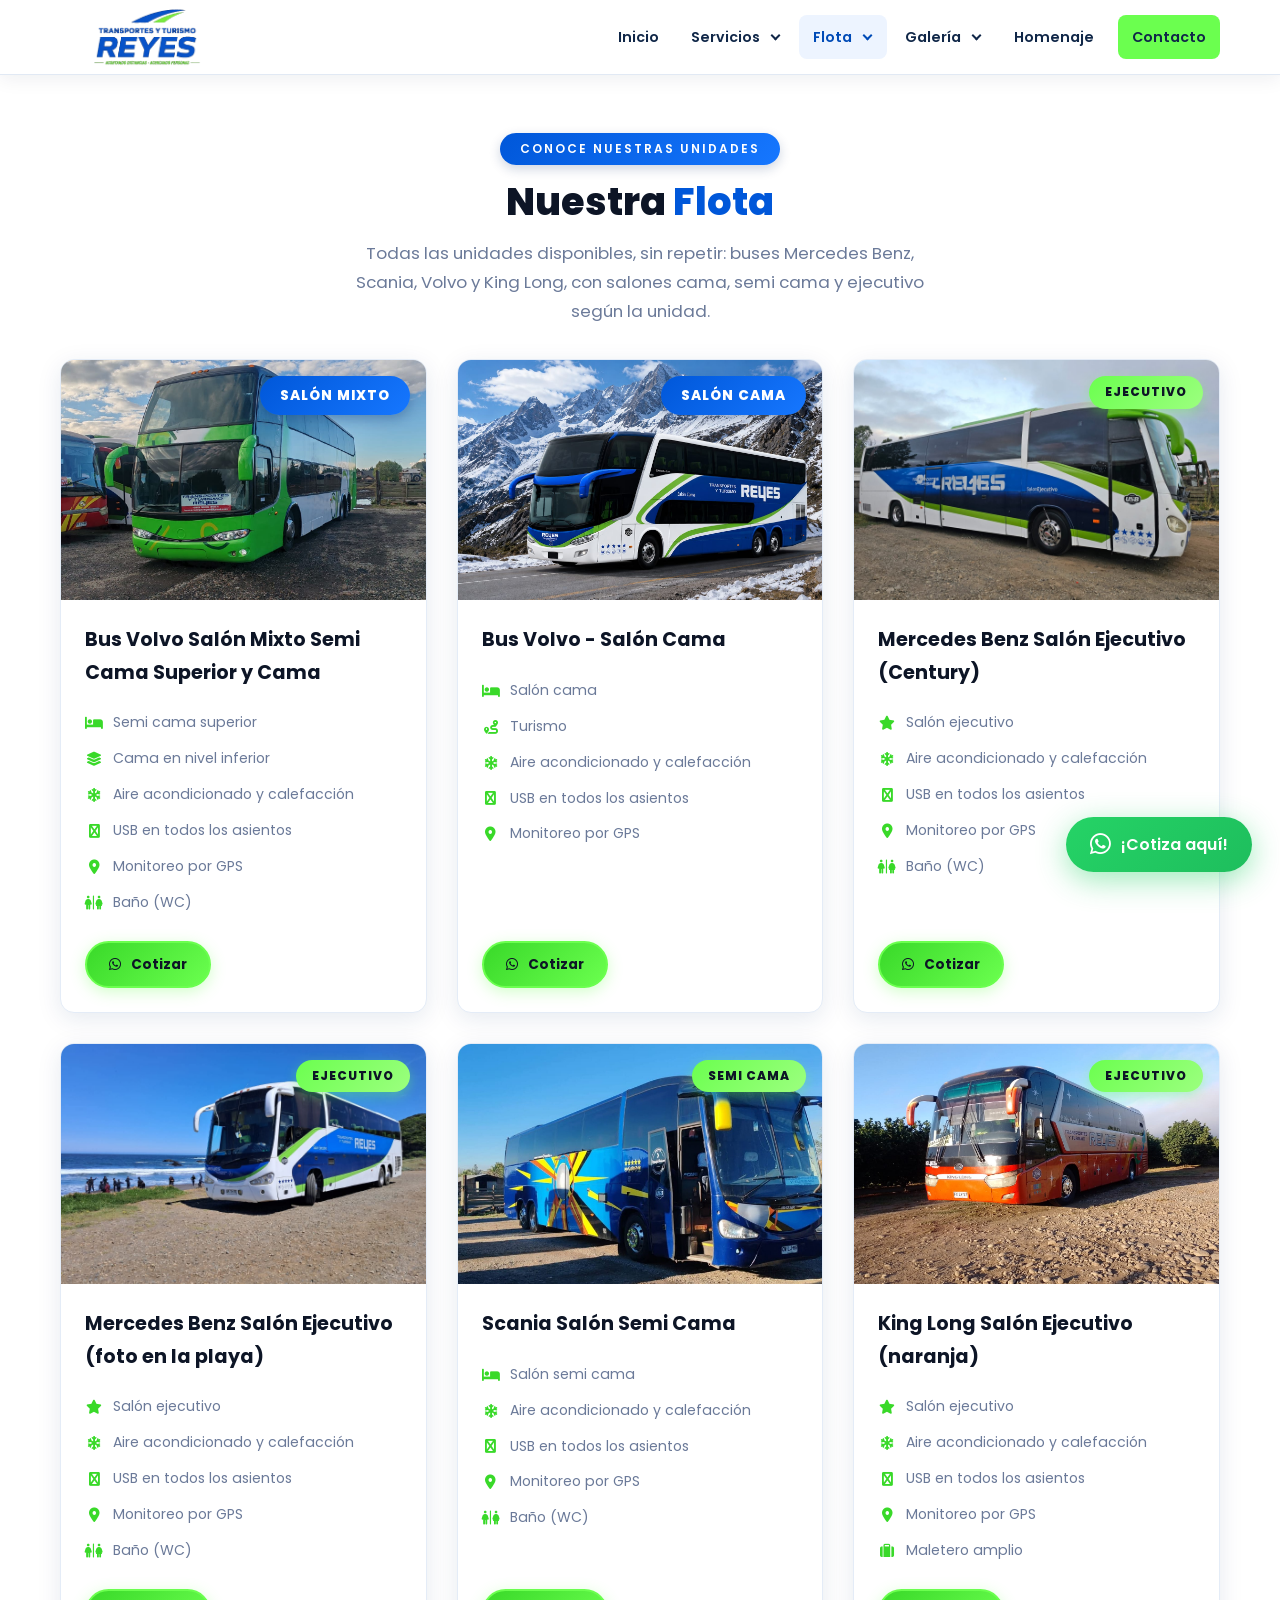
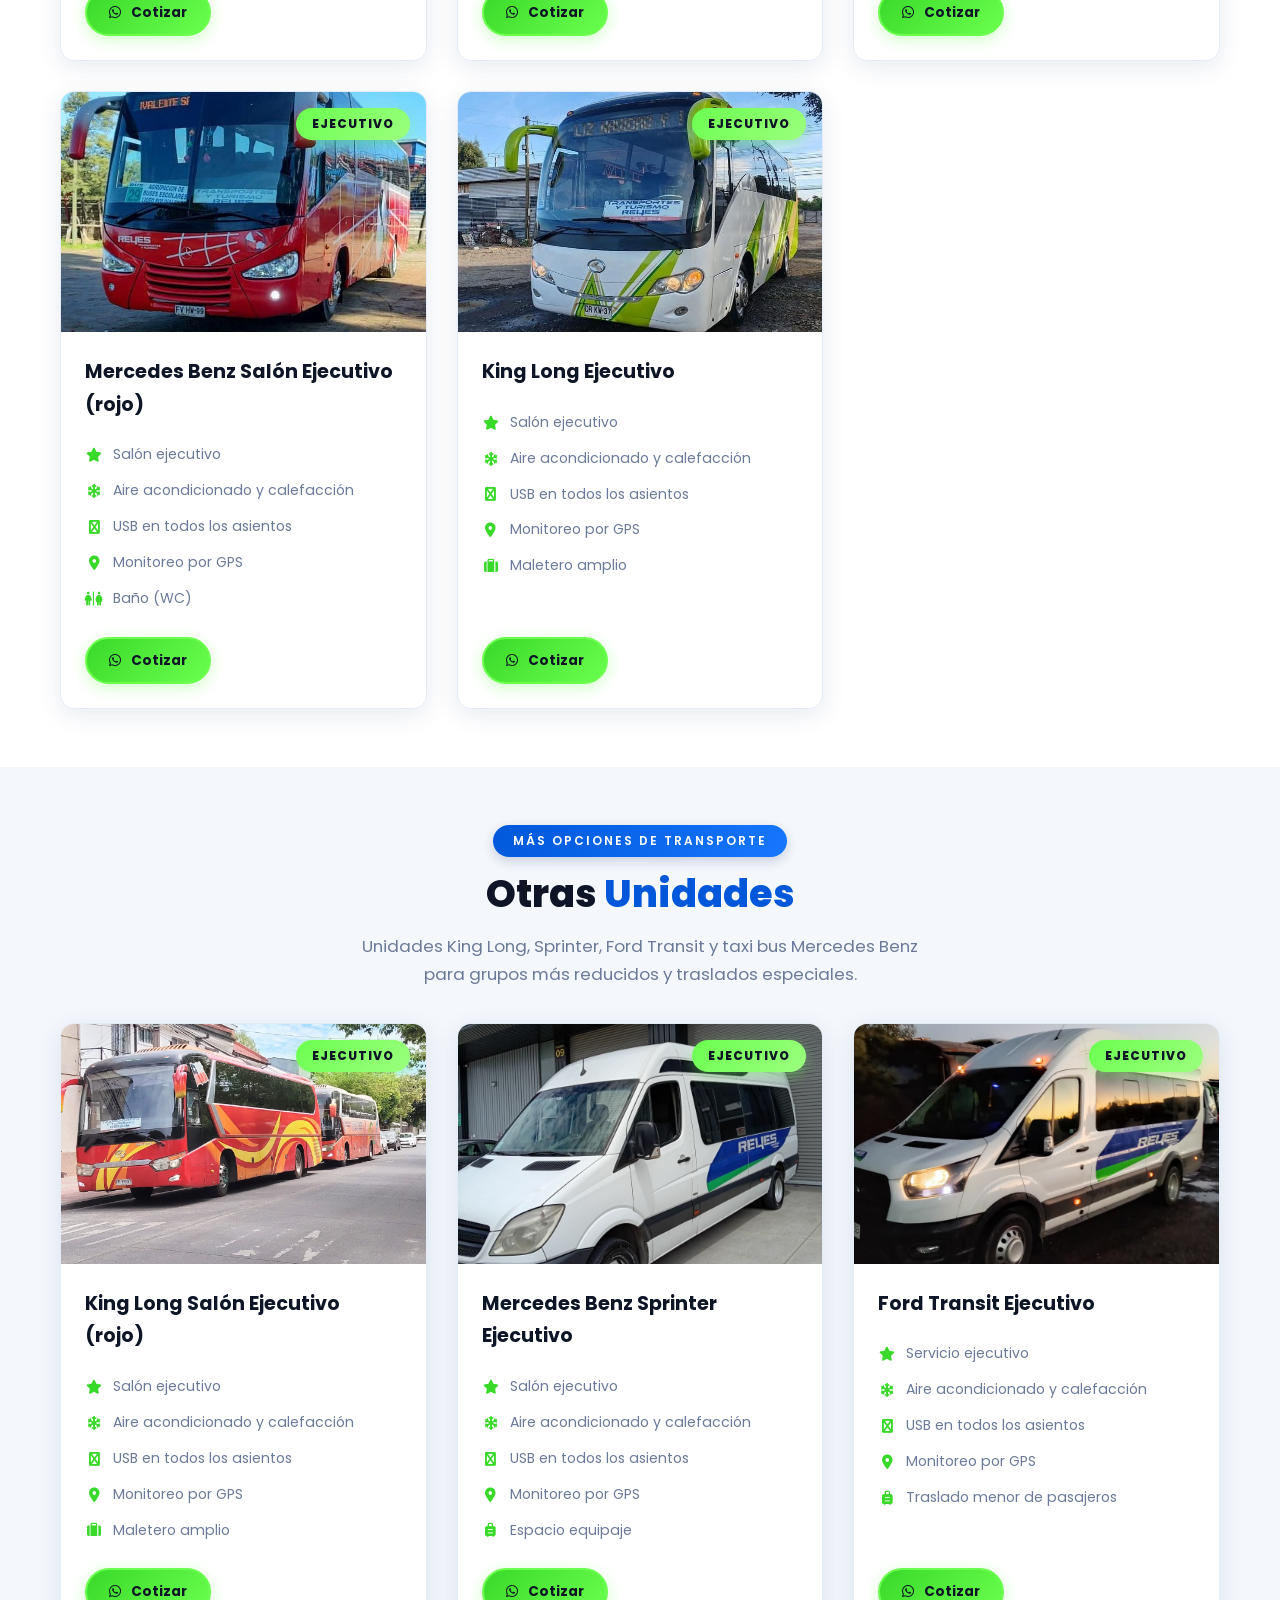
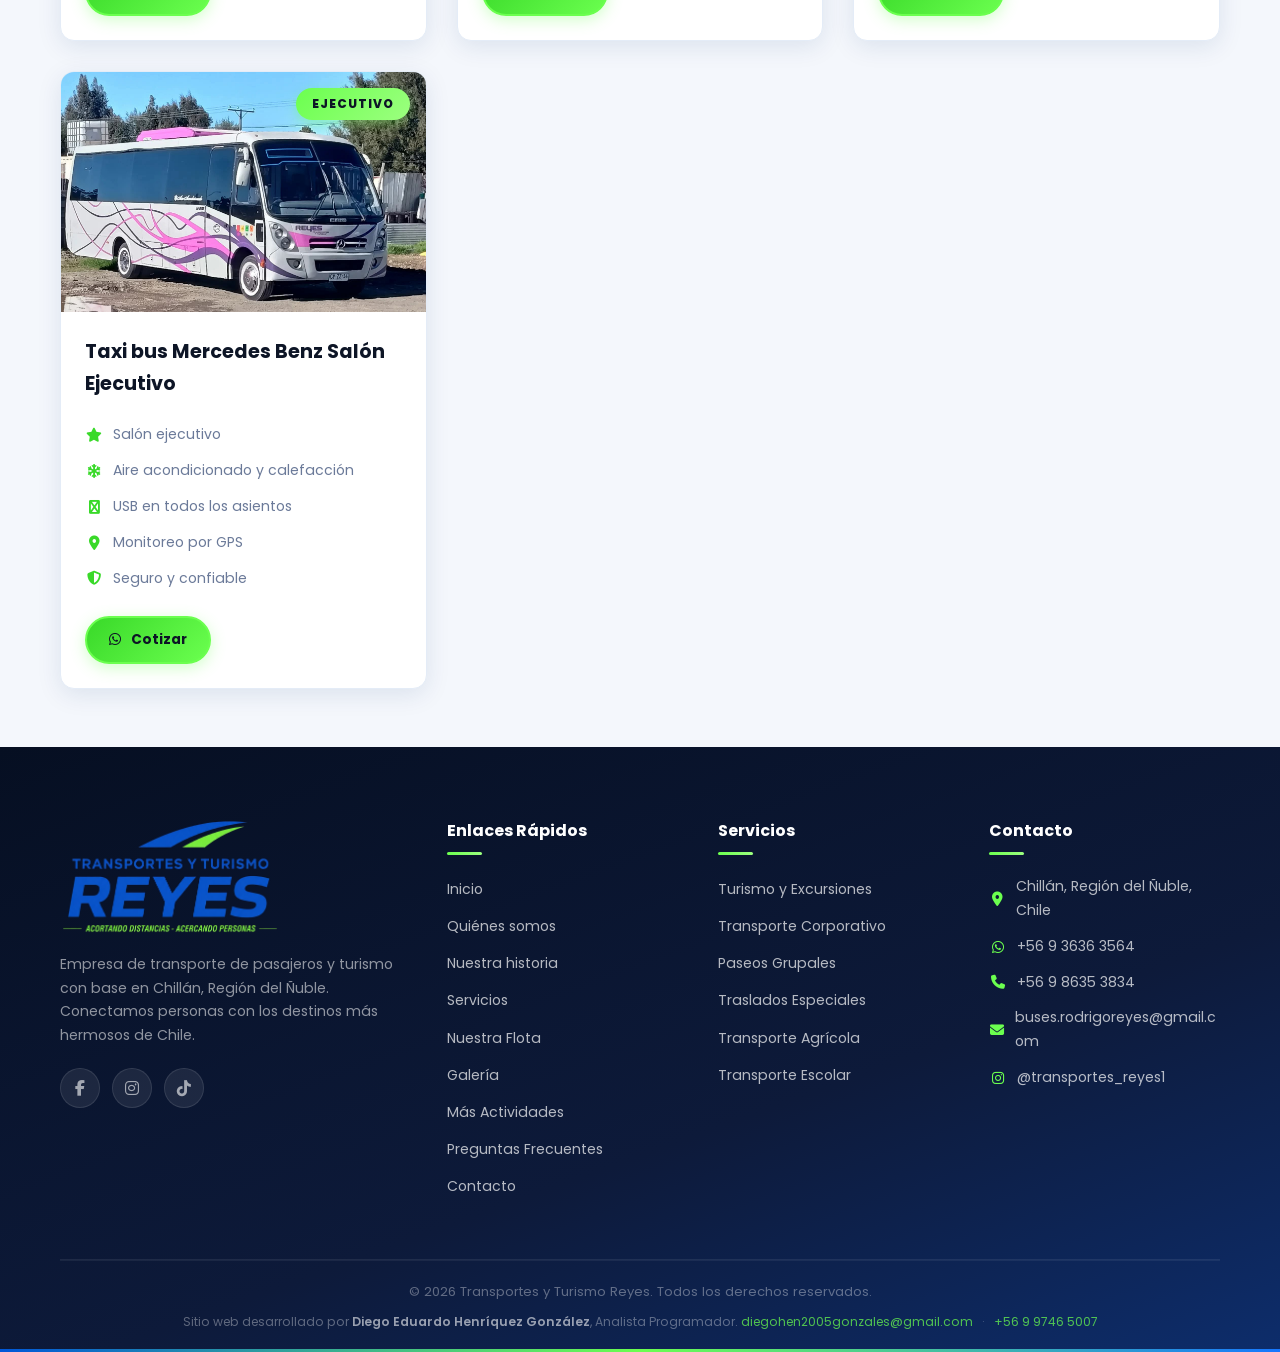
<file: flota.html>
<!DOCTYPE html>
<html lang="es-CL">
<head>
    <meta charset="UTF-8">
    <meta name="viewport" content="width=device-width, initial-scale=1.0">
    <title>Flota de buses y furgones | Transportes y Turismo Reyes</title>
    <meta name="description" content="Conoce los buses salón cama, semi cama y ejecutivo, minibuses y furgones de Transportes y Turismo Reyes.">
    <meta name="theme-color" content="#061b3f">
    <link rel="canonical" href="https://transportesyturismoreyes.cl/flota.html">
    <meta property="og:type" content="website">
    <meta property="og:locale" content="es_CL">
    <meta property="og:site_name" content="Transportes y Turismo Reyes">
    <meta property="og:title" content="Flota de buses y furgones | Transportes y Turismo Reyes">
    <meta property="og:description" content="Conoce los buses salón cama, semi cama y ejecutivo, minibuses y furgones de Transportes y Turismo Reyes.">
    <meta property="og:url" content="https://transportesyturismoreyes.cl/flota.html">
    <meta property="og:image" content="https://transportesyturismoreyes.cl/images/bus-playa-mercedes.jpeg">
    <link rel="icon" type="image/png" href="images/logo-corporativo-transparente.png">
    <link rel="apple-touch-icon" href="images/logo-corporativo-transparente.png">
    <link rel="stylesheet" href="css/styles.css?v=20261119">
    <link rel="stylesheet" href="css/mejoras.css?v=20261119">
    <link rel="preconnect" href="https://fonts.googleapis.com">
    <link rel="preconnect" href="https://fonts.gstatic.com" crossorigin>
    <link href="https://fonts.googleapis.com/css2?family=Poppins:wght@400;500;600;700;800;900&display=swap" rel="stylesheet">
    <link rel="stylesheet" href="https://cdnjs.cloudflare.com/ajax/libs/font-awesome/6.5.1/css/all.min.css">
    <link rel="stylesheet" href="css/navigation.css?v=20261119c">
    <script src="js/main.js?v=20261119c" defer></script>
</head>
<body class="site-inner">
    <a href="#contenido" class="skip-link">Saltar al contenido</a>
    <header class="site-header" id="header">
        <div class="container site-header__inner">
            <a href="./" class="site-header__logo">
                <img src="images/logo-corporativo-transparente.png" alt="Transportes y Turismo Reyes" width="184" height="62">
            </a>
            <button class="site-header__toggle" id="navToggle" type="button" aria-controls="nav" aria-expanded="false">
                <span class="site-header__menu-hint" aria-hidden="true">Más información <span>&rarr;</span></span>
                <span class="site-header__toggle-label">Menú</span>
            </button>
            <nav class="site-nav" id="nav" aria-label="Navegación principal">
                <a class="site-nav__item" href="./">Inicio</a>
                <details class="site-nav__group">
                    <summary class="site-nav__item">Servicios</summary>
                    <div class="site-nav__panel">
                        <a href="servicios.html">Todos los servicios</a>
                        <a href="servicios.html#escolar">Transporte escolar</a>
                        <a href="servicios.html#giras">Giras de estudio</a>
                        <a href="servicios.html#turismo">Turismo y excursiones</a>
                        <a href="servicios.html#corporativo">Transporte para empresas</a>
                        <a href="servicios.html#agricola">Transporte agrícola</a>
                        <a href="servicios.html#clientes">Clientes</a>
                    </div>
                </details>
                <details class="site-nav__group" data-current="">
                    <summary class="site-nav__item">Flota</summary>
                    <div class="site-nav__panel">
                        <a href="flota.html" aria-current="page">Buses</a>
                        <a href="flota.html#otras-unidades">Minibuses y furgones</a>
                    </div>
                </details>
                <details class="site-nav__group">
                    <summary class="site-nav__item">Galería</summary>
                    <div class="site-nav__panel">
                        <a href="galeria.html">Galería de viajes</a>
                        <a href="galeria.html#santuario-cuna-de-prat">Santuario Cuna de Prat</a>
                        <a href="actividades.html">Salidas y actividades</a>
                        <a href="actividades.html#video">Video corporativo</a>
                    </div>
                </details>
                <a class="site-nav__item" href="homenaje.html">Homenaje</a>
                <a class="site-nav__item site-nav__contact" href="contacto.html">Contacto</a>
            </nav>
        </div>
    </header>
    <main id="contenido" tabindex="-1">
    <section class="fleet" id="flota">
        <div class="container">
            <div class="section-header">
                <span class="section-tag">Conoce Nuestras Unidades</span>
                <h1 class="section-title">Nuestra <span>Flota</span></h1>
                <p class="section-subtitle">Todas las unidades disponibles, sin repetir: buses Mercedes Benz, Scania, Volvo y King Long, con salones cama, semi cama y ejecutivo según la unidad.</p>
            </div>
            <div class="fleet__grid">
                <!-- Scania Marcopolo Doble Piso — CAMA -->
                <div class="fleet-card" id="volvo-mixto" data-quote-title="Bus Volvo Salón Mixto Semi Cama Superior y Cama">
                    <div class="fleet-card__img">
                        <img src="images/scania-exterior.jpg" alt="Bus Volvo Salón Mixto Semi Cama Superior y Cama" loading="lazy">
                        <span class="fleet-card__badge fleet-card__badge--cama">Salón Mixto</span>
                    </div>
                    <div class="fleet-card__info">
                        <h3>Bus Volvo Salón Mixto Semi Cama Superior y Cama</h3>
                        <ul>
                            <li><i class="fa-solid fa-bed"></i> Semi cama superior</li>
                            <li><i class="fa-solid fa-layer-group"></i> Cama en nivel inferior</li>
                            <li><i class="fa-solid fa-snowflake"></i> Aire acondicionado y calefacción</li>
                            <li><i class="fa-solid fa-usb"></i> USB en todos los asientos</li>
                            <li><i class="fa-solid fa-location-dot"></i> Monitoreo por GPS</li>
                            <li><i class="fa-solid fa-restroom"></i> Baño (WC)</li>
                        </ul>
                        <a href="https://wa.me/56936363564?text=Hola%2C%20estoy%20interesado%2Fa%20en%20cotizar%20el%20Bus%20Volvo%20Sal%C3%B3n%20Mixto%20Semi%20Cama%20Superior%20y%20Cama%20de%20Transportes%20y%20Turismo%20Reyes." target="_blank" rel="noopener" class="btn btn--primary btn--sm">
                            <i class="fa-brands fa-whatsapp"></i> Cotizar
                        </a>
                    </div>
                </div>
                <!-- Volvo Salón Cama -->
                <div class="fleet-card" id="volvo-cama">
                    <div class="fleet-card__img">
                        <img src="images/volvo-salon-cama.jpeg" alt="Bus Volvo Salón Cama para turismo" loading="lazy">
                        <span class="fleet-card__badge fleet-card__badge--cama">Salón Cama</span>
                    </div>
                    <div class="fleet-card__info">
                        <h3>Bus Volvo - Salón Cama</h3>
                        <ul>
                            <li><i class="fa-solid fa-bed"></i> Salón cama</li>
                            <li><i class="fa-solid fa-route"></i> Turismo</li>
                            <li><i class="fa-solid fa-snowflake"></i> Aire acondicionado y calefacción</li>
                            <li><i class="fa-solid fa-usb"></i> USB en todos los asientos</li>
                            <li><i class="fa-solid fa-location-dot"></i> Monitoreo por GPS</li>
                        </ul>
                        <a href="https://wa.me/56936363564?text=Hola%2C%20estoy%20interesado%2Fa%20en%20cotizar%20el%20Bus%20Volvo%20-%20Sal%C3%B3n%20Cama%20de%20Transportes%20y%20Turismo%20Reyes." target="_blank" rel="noopener" class="btn btn--primary btn--sm">
                            <i class="fa-brands fa-whatsapp"></i> Cotizar
                        </a>
                    </div>
                </div>
                <!-- Mercedes-Benz Century — Salón Ejecutivo -->
                <div class="fleet-card" id="mercedes-century">
                    <div class="fleet-card__img">
                        <img src="images/bus-1.jpg" alt="Bus Mercedes-Benz Century Salón Ejecutivo" loading="lazy">
                        <span class="fleet-card__badge">Ejecutivo</span>
                    </div>
                    <div class="fleet-card__info">
                        <h3>Mercedes Benz Salón Ejecutivo (Century)</h3>
                        <ul>
                            <li><i class="fa-solid fa-star"></i> Salón ejecutivo</li>
                            <li><i class="fa-solid fa-snowflake"></i> Aire acondicionado y calefacción</li>
                            <li><i class="fa-solid fa-usb"></i> USB en todos los asientos</li>
                            <li><i class="fa-solid fa-location-dot"></i> Monitoreo por GPS</li>
                            <li><i class="fa-solid fa-restroom"></i> Baño (WC)</li>
                        </ul>
                        <a href="https://wa.me/56936363564?text=Hola%2C%20estoy%20interesado%2Fa%20en%20cotizar%20el%20Mercedes%20Benz%20Sal%C3%B3n%20Ejecutivo%20(Century)%20de%20Transportes%20y%20Turismo%20Reyes." target="_blank" rel="noopener" class="btn btn--primary btn--sm">
                            <i class="fa-brands fa-whatsapp"></i> Cotizar
                        </a>
                    </div>
                </div>
                <!-- Mercedes-Benz Ejecutivo -->
                <div class="fleet-card" id="mercedes-azul">
                    <div class="fleet-card__img">
                        <img src="images/bus-playa-mercedes.jpeg" alt="Bus Mercedes-Benz Ejecutivo en la playa" loading="lazy">
                        <span class="fleet-card__badge">Ejecutivo</span>
                    </div>
                    <div class="fleet-card__info">
                        <h3>Mercedes Benz Salón Ejecutivo (foto en la playa)</h3>
                        <ul>
                            <li><i class="fa-solid fa-star"></i> Salón ejecutivo</li>
                            <li><i class="fa-solid fa-snowflake"></i> Aire acondicionado y calefacción</li>
                            <li><i class="fa-solid fa-usb"></i> USB en todos los asientos</li>
                            <li><i class="fa-solid fa-location-dot"></i> Monitoreo por GPS</li>
                            <li><i class="fa-solid fa-restroom"></i> Baño (WC)</li>
                        </ul>
                        <a href="https://wa.me/56936363564?text=Hola%2C%20estoy%20interesado%2Fa%20en%20cotizar%20el%20Mercedes%20Benz%20Sal%C3%B3n%20Ejecutivo%20(foto%20en%20la%20playa)%20de%20Transportes%20y%20Turismo%20Reyes." target="_blank" rel="noopener" class="btn btn--primary btn--sm">
                            <i class="fa-brands fa-whatsapp"></i> Cotizar
                        </a>
                    </div>
                </div>
                <!-- Scania Semi Cama -->
                <div class="fleet-card" id="scania-semi-cama">
                    <div class="fleet-card__img">
                        <img src="images/hero-irizar-azul.jpeg" alt="Bus Scania Salón Semi Cama" loading="lazy">
                        <span class="fleet-card__badge">Semi Cama</span>
                    </div>
                    <div class="fleet-card__info">
                        <h3>Scania Salón Semi Cama</h3>
                        <ul>
                            <li><i class="fa-solid fa-bed"></i> Salón semi cama</li>
                            <li><i class="fa-solid fa-snowflake"></i> Aire acondicionado y calefacción</li>
                            <li><i class="fa-solid fa-usb"></i> USB en todos los asientos</li>
                            <li><i class="fa-solid fa-location-dot"></i> Monitoreo por GPS</li>
                            <li><i class="fa-solid fa-restroom"></i> Baño (WC)</li>
                        </ul>
                        <a href="https://wa.me/56936363564?text=Hola%2C%20estoy%20interesado%2Fa%20en%20cotizar%20el%20Scania%20Sal%C3%B3n%20Semi%20Cama%20de%20Transportes%20y%20Turismo%20Reyes." target="_blank" rel="noopener" class="btn btn--primary btn--sm">
                            <i class="fa-brands fa-whatsapp"></i> Cotizar
                        </a>
                    </div>
                </div>
                <!-- King Long Naranja — Semi Cama -->
                <div class="fleet-card" id="king-long-naranja">
                    <div class="fleet-card__img">
                        <img src="images/bus-2.jpg" alt="Bus King Long Salón Ejecutivo naranja" loading="lazy">
                        <span class="fleet-card__badge">Ejecutivo</span>
                    </div>
                    <div class="fleet-card__info">
                        <h3>King Long Salón Ejecutivo (naranja)</h3>
                        <ul>
                            <li><i class="fa-solid fa-star"></i> Salón ejecutivo</li>
                            <li><i class="fa-solid fa-snowflake"></i> Aire acondicionado y calefacción</li>
                            <li><i class="fa-solid fa-usb"></i> USB en todos los asientos</li>
                            <li><i class="fa-solid fa-location-dot"></i> Monitoreo por GPS</li>
                            <li><i class="fa-solid fa-suitcase"></i> Maletero amplio</li>
                        </ul>
                        <a href="https://wa.me/56936363564?text=Hola%2C%20estoy%20interesado%2Fa%20en%20cotizar%20el%20King%20Long%20Sal%C3%B3n%20Ejecutivo%20(naranja)%20de%20Transportes%20y%20Turismo%20Reyes." target="_blank" rel="noopener" class="btn btn--primary btn--sm">
                            <i class="fa-brands fa-whatsapp"></i> Cotizar
                        </a>
                    </div>
                </div>
                <!-- Mercedes Benz Rojo -->
                <div class="fleet-card" id="mercedes-rojo">
                    <div class="fleet-card__img">
                        <img src="images/mercedes-benz-salon-ejecutivo-rojo.jpeg" alt="Mercedes Benz Salón Ejecutivo rojo" loading="lazy">
                        <span class="fleet-card__badge">Ejecutivo</span>
                    </div>
                    <div class="fleet-card__info">
                        <h3>Mercedes Benz Salón Ejecutivo (rojo)</h3>
                        <ul>
                            <li><i class="fa-solid fa-star"></i> Salón ejecutivo</li>
                            <li><i class="fa-solid fa-snowflake"></i> Aire acondicionado y calefacción</li>
                            <li><i class="fa-solid fa-usb"></i> USB en todos los asientos</li>
                            <li><i class="fa-solid fa-location-dot"></i> Monitoreo por GPS</li>
                            <li><i class="fa-solid fa-restroom"></i> Baño (WC)</li>
                        </ul>
                        <a href="https://wa.me/56936363564?text=Hola%2C%20estoy%20interesado%2Fa%20en%20cotizar%20el%20Mercedes%20Benz%20Sal%C3%B3n%20Ejecutivo%20(rojo)%20de%20Transportes%20y%20Turismo%20Reyes." target="_blank" rel="noopener" class="btn btn--primary btn--sm">
                            <i class="fa-brands fa-whatsapp"></i> Cotizar
                        </a>
                    </div>
                </div>
                <!-- King Long Blanco -->
                <div class="fleet-card" id="king-long-blanco">
                    <div class="fleet-card__img">
                        <img src="images/king-long-ejecutivo-blanco.jpeg" alt="King Long Ejecutivo blanco" loading="lazy">
                        <span class="fleet-card__badge">Ejecutivo</span>
                    </div>
                    <div class="fleet-card__info">
                        <h3>King Long Ejecutivo</h3>
                        <ul>
                            <li><i class="fa-solid fa-star"></i> Salón ejecutivo</li>
                            <li><i class="fa-solid fa-snowflake"></i> Aire acondicionado y calefacción</li>
                            <li><i class="fa-solid fa-usb"></i> USB en todos los asientos</li>
                            <li><i class="fa-solid fa-location-dot"></i> Monitoreo por GPS</li>
                            <li><i class="fa-solid fa-suitcase"></i> Maletero amplio</li>
                        </ul>
                        <a href="https://wa.me/56936363564?text=Hola%2C%20estoy%20interesado%2Fa%20en%20cotizar%20el%20King%20Long%20Ejecutivo%20de%20Transportes%20y%20Turismo%20Reyes." target="_blank" rel="noopener" class="btn btn--primary btn--sm">
                            <i class="fa-brands fa-whatsapp"></i> Cotizar
                        </a>
                    </div>
                </div>
            </div>
        </div>
    </section>

    <section class="fleet fleet--secondary" id="otras-unidades">
        <div class="container">
            <div class="section-header">
                <span class="section-tag">Más Opciones de Transporte</span>
                <h2 class="section-title">Otras <span>Unidades</span></h2>
                <p class="section-subtitle">Unidades King Long, Sprinter, Ford Transit y taxi bus Mercedes Benz para grupos más reducidos y traslados especiales.</p>
            </div>
            <div class="fleet__grid fleet__grid--secondary">
                <!-- King Long Rojo — Turismo -->
                <div class="fleet-card" id="king-long-rojo">
                    <div class="fleet-card__img">
                        <img src="images/bus-3.jpg" alt="Bus King Long Rojo Turismo" loading="lazy">
                        <span class="fleet-card__badge">Ejecutivo</span>
                    </div>
                    <div class="fleet-card__info">
                        <h3>King Long Salón Ejecutivo (rojo)</h3>
                        <ul>
                            <li><i class="fa-solid fa-star"></i> Salón ejecutivo</li>
                            <li><i class="fa-solid fa-snowflake"></i> Aire acondicionado y calefacción</li>
                            <li><i class="fa-solid fa-usb"></i> USB en todos los asientos</li>
                            <li><i class="fa-solid fa-location-dot"></i> Monitoreo por GPS</li>
                            <li><i class="fa-solid fa-suitcase"></i> Maletero amplio</li>
                        </ul>
                        <a href="https://wa.me/56936363564?text=Hola%2C%20estoy%20interesado%2Fa%20en%20cotizar%20el%20King%20Long%20Sal%C3%B3n%20Ejecutivo%20(rojo)%20de%20Transportes%20y%20Turismo%20Reyes." target="_blank" rel="noopener" class="btn btn--primary btn--sm">
                            <i class="fa-brands fa-whatsapp"></i> Cotizar
                        </a>
                    </div>
                </div>
                <!-- Mercedes Benz Sprinter -->
                <div class="fleet-card" id="sprinter">
                    <div class="fleet-card__img">
                        <img src="images/bus-5.jpg" alt="Furgón para traslado menor de pasajeros" loading="lazy">
                        <span class="fleet-card__badge">Ejecutivo</span>
                    </div>
                    <div class="fleet-card__info">
                        <h3>Mercedes Benz Sprinter Ejecutivo</h3>
                        <ul>
                            <li><i class="fa-solid fa-star"></i> Salón ejecutivo</li>
                            <li><i class="fa-solid fa-snowflake"></i> Aire acondicionado y calefacción</li>
                            <li><i class="fa-solid fa-usb"></i> USB en todos los asientos</li>
                            <li><i class="fa-solid fa-location-dot"></i> Monitoreo por GPS</li>
                            <li><i class="fa-solid fa-suitcase-rolling"></i> Espacio equipaje</li>
                        </ul>
                        <a href="https://wa.me/56936363564?text=Hola%2C%20estoy%20interesado%2Fa%20en%20cotizar%20el%20Mercedes%20Benz%20Sprinter%20Ejecutivo%20de%20Transportes%20y%20Turismo%20Reyes." target="_blank" rel="noopener" class="btn btn--primary btn--sm">
                            <i class="fa-brands fa-whatsapp"></i> Cotizar
                        </a>
                    </div>
                </div>
                <!-- Ford Transit Ejecutivo -->
                <div class="fleet-card" id="ford-transit">
                    <div class="fleet-card__img">
                        <img src="images/ford-transit-ejecutivo.jpeg" alt="Ford Transit Ejecutivo Reyes" loading="lazy">
                        <span class="fleet-card__badge">Ejecutivo</span>
                    </div>
                    <div class="fleet-card__info">
                        <h3>Ford Transit Ejecutivo</h3>
                        <ul>
                            <li><i class="fa-solid fa-star"></i> Servicio ejecutivo</li>
                            <li><i class="fa-solid fa-snowflake"></i> Aire acondicionado y calefacción</li>
                            <li><i class="fa-solid fa-usb"></i> USB en todos los asientos</li>
                            <li><i class="fa-solid fa-location-dot"></i> Monitoreo por GPS</li>
                            <li><i class="fa-solid fa-suitcase-rolling"></i> Traslado menor de pasajeros</li>
                        </ul>
                        <a href="https://wa.me/56936363564?text=Hola%2C%20estoy%20interesado%2Fa%20en%20cotizar%20el%20Ford%20Transit%20Ejecutivo%20de%20Transportes%20y%20Turismo%20Reyes." target="_blank" rel="noopener" class="btn btn--primary btn--sm">
                            <i class="fa-brands fa-whatsapp"></i> Cotizar
                        </a>
                    </div>
                </div>
                <!-- Furgón Mercedes-Benz -->
                <div class="fleet-card" id="taxi-bus">
                    <div class="fleet-card__img">
                        <img src="images/taxibus-rosa.jpeg" alt="Furgón Mercedes-Benz Reyes" loading="lazy">
                        <span class="fleet-card__badge">Ejecutivo</span>
                    </div>
                    <div class="fleet-card__info">
                        <h3>Taxi bus Mercedes Benz Salón Ejecutivo</h3>
                        <ul>
                            <li><i class="fa-solid fa-star"></i> Salón ejecutivo</li>
                            <li><i class="fa-solid fa-snowflake"></i> Aire acondicionado y calefacción</li>
                            <li><i class="fa-solid fa-usb"></i> USB en todos los asientos</li>
                            <li><i class="fa-solid fa-location-dot"></i> Monitoreo por GPS</li>
                            <li><i class="fa-solid fa-shield-halved"></i> Seguro y confiable</li>
                        </ul>
                        <a href="https://wa.me/56936363564?text=Hola%2C%20estoy%20interesado%2Fa%20en%20cotizar%20el%20Taxi%20bus%20Mercedes%20Benz%20Sal%C3%B3n%20Ejecutivo%20de%20Transportes%20y%20Turismo%20Reyes." target="_blank" rel="noopener" class="btn btn--primary btn--sm">
                            <i class="fa-brands fa-whatsapp"></i> Cotizar
                        </a>
                    </div>
                </div>
            </div>
        </div>
    </section>
    </main>

    <!-- ========== FOOTER ========== -->
    <footer class="footer">
        <div class="container">
            <div class="footer__grid">
                <div class="footer__brand">
                    <div class="footer__logo">
                        <img loading="lazy" src="images/logo-corporativo-transparente.png" alt="Logo corporativo Transportes y Turismo Reyes" class="footer__logo-img">
                        <div>
                            <span>Transportes y Turismo</span>
                            <strong>Reyes</strong>
                        </div>
                    </div>
                    <p>Empresa de transporte de pasajeros y turismo con base en Chillán, Región del Ñuble. Conectamos personas con los destinos más hermosos de Chile.</p>
                    <div class="footer__socials">
                        <a href="https://www.facebook.com/share/1GTTWU1X2M/" target="_blank" rel="noopener" aria-label="Facebook"><i class="fa-brands fa-facebook-f"></i></a>
                        <a href="https://www.instagram.com/transportes_reyes1?igsh=MTQ2MHhxMGxyczh3OA==" target="_blank" rel="noopener" aria-label="Instagram"><i class="fa-brands fa-instagram"></i></a>
                        <a href="https://www.tiktok.com/@transportes.y.tur7?_r=1&_t=ZS-94zwaBvQXXp" target="_blank" rel="noopener" aria-label="TikTok"><i class="fa-brands fa-tiktok"></i></a>
                    </div>
                </div>
                <div class="footer__links">
                    <h4>Enlaces Rápidos</h4>
                    <ul>
                        <li><a href="./">Inicio</a></li>
                        <li><a href="./#nosotros">Quiénes somos</a></li>
                        <li><a href="./#historia">Nuestra historia</a></li>
                        <li><a href="servicios.html">Servicios</a></li>
                        <li><a href="flota.html">Nuestra Flota</a></li>
                        <li><a href="galeria.html">Galería</a></li>
                        <li><a href="actividades.html">Más Actividades</a></li>
                        <li><a href="contacto.html#preguntas">Preguntas Frecuentes</a></li>
                        <li><a href="contacto.html">Contacto</a></li>
                    </ul>
                </div>
                <div class="footer__links">
                    <h4>Servicios</h4>
                    <ul>
                        <li><a href="servicios.html#turismo">Turismo y Excursiones</a></li>
                        <li><a href="servicios.html#corporativo">Transporte Corporativo</a></li>
                        <li><a href="servicios.html#giras">Paseos Grupales</a></li>
                        <li><a href="servicios.html#giras">Traslados Especiales</a></li>
                        <li><a href="servicios.html#agricola">Transporte Agrícola</a></li>
                        <li><a href="servicios.html#escolar">Transporte Escolar</a></li>
                    </ul>
                </div>
                <div class="footer__contact">
                    <h4>Contacto</h4>
                    <ul>
                        <li><i class="fa-solid fa-location-dot"></i> Chillán, Región del Ñuble, Chile</li>
                        <li><i class="fa-brands fa-whatsapp"></i> <a href="https://wa.me/56936363564?text=Hola%2C%20estoy%20interesado%2Fa%20en%20sus%20servicios%20de%20transporte.%20%C2%BFMe%20pueden%20ayudar%3F" target="_blank" rel="noopener">+56 9 3636 3564</a></li>
                        <li><i class="fa-solid fa-phone"></i> <a href="tel:+56986353834">+56 9 8635 3834</a></li>
                        <li><i class="fa-solid fa-envelope"></i> <a href="mailto:buses.rodrigoreyes@gmail.com">buses.rodrigoreyes@gmail.com</a></li>
                        <li><i class="fa-brands fa-instagram"></i> <a href="https://www.instagram.com/transportes_reyes1" target="_blank" rel="noopener">@transportes_reyes1</a></li>
                    </ul>
                </div>
            </div>
            <div class="footer__bottom">
                <p>&copy; <span id="footer-year">2026</span> Transportes y Turismo Reyes. Todos los derechos reservados.</p>
                <p class="footer__credit">
                    Sitio web desarrollado por <strong>Diego Eduardo Henríquez González</strong>,
                    Analista Programador.
                    <a href="mailto:diegohen2005gonzales@gmail.com">diegohen2005gonzales@gmail.com</a>
                    <span>·</span>
                    <a href="https://wa.me/56997465007?text=Hola%20Diego%2C%20vi%20la%20p%C3%A1gina%20de%20Transportes%20Reyes%20y%20me%20interesa%20conversar%20sobre%20un%20sitio%20web." target="_blank" rel="noopener">+56 9 9746 5007</a>
                </p>
            </div>
        </div>
    </footer>

    <!-- ========== BOTÓN WHATSAPP FLOTANTE ========== -->
    <a href="https://wa.me/56936363564?text=Hola%2C%20estoy%20interesado%2Fa%20en%20sus%20servicios%20de%20transporte.%20%C2%BFMe%20pueden%20ayudar%3F" class="whatsapp-float" target="_blank" rel="noopener" aria-label="Contactar por WhatsApp">
        <i class="fa-brands fa-whatsapp"></i>
        <span class="whatsapp-float__text">¡Cotiza aquí!</span>
    </a>

    <!-- ========== BOTÓN SCROLL TOP ========== -->
    <button class="scroll-top" id="scrollTop" aria-label="Volver arriba">
        <i class="fa-solid fa-chevron-up"></i>
    </button>

</body>
</html>
</file>
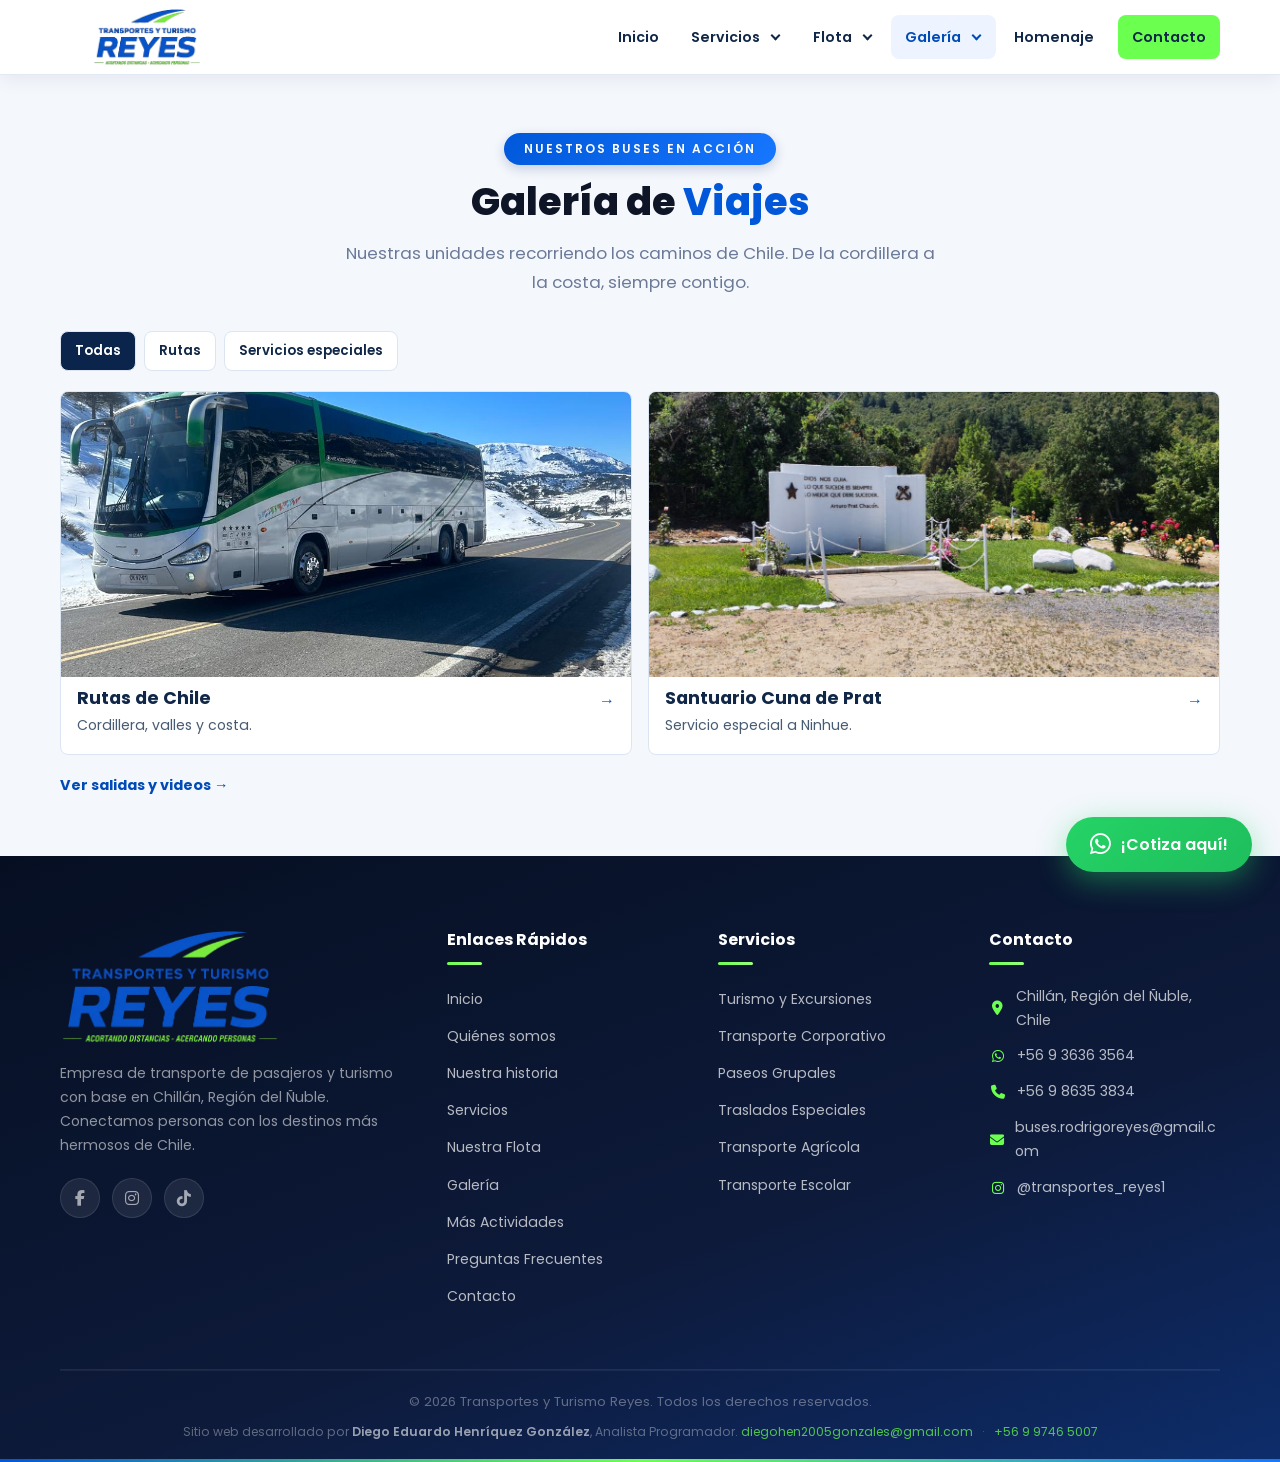
<file: galeria.html>
<!DOCTYPE html>
<html lang="es-CL">
<head>
    <meta charset="UTF-8">
    <meta name="viewport" content="width=device-width, initial-scale=1.0">
    <title>Galería de viajes | Transportes y Turismo Reyes</title>
    <meta name="description" content="Fotos de los buses Reyes recorriendo Chile y álbum del servicio especial al Santuario Cuna de Prat en Ninhue.">
    <meta name="theme-color" content="#061b3f">
    <link rel="canonical" href="https://transportesyturismoreyes.cl/galeria.html">
    <meta property="og:type" content="website">
    <meta property="og:locale" content="es_CL">
    <meta property="og:site_name" content="Transportes y Turismo Reyes">
    <meta property="og:title" content="Galería de viajes | Transportes y Turismo Reyes">
    <meta property="og:description" content="Fotos de los buses Reyes recorriendo Chile y álbum del servicio especial al Santuario Cuna de Prat en Ninhue.">
    <meta property="og:url" content="https://transportesyturismoreyes.cl/galeria.html">
    <meta property="og:image" content="https://transportesyturismoreyes.cl/images/bus-playa-mercedes.jpeg">
    <link rel="icon" type="image/png" href="images/logo-corporativo-transparente.png">
    <link rel="apple-touch-icon" href="images/logo-corporativo-transparente.png">
    <link rel="stylesheet" href="css/styles.css?v=20261119">
    <link rel="stylesheet" href="css/mejoras.css?v=20261119">
    <link rel="preconnect" href="https://fonts.googleapis.com">
    <link rel="preconnect" href="https://fonts.gstatic.com" crossorigin>
    <link href="https://fonts.googleapis.com/css2?family=Poppins:wght@400;500;600;700;800;900&display=swap" rel="stylesheet">
    <link rel="stylesheet" href="https://cdnjs.cloudflare.com/ajax/libs/font-awesome/6.5.1/css/all.min.css">
    <link rel="stylesheet" href="css/navigation.css?v=20261119c">
    <script src="js/main.js?v=20261119c" defer></script>
</head>
<body class="site-inner">
    <a href="#contenido" class="skip-link">Saltar al contenido</a>
    <header class="site-header" id="header">
        <div class="container site-header__inner">
            <a href="./" class="site-header__logo">
                <img src="images/logo-corporativo-transparente.png" alt="Transportes y Turismo Reyes" width="184" height="62">
            </a>
            <button class="site-header__toggle" id="navToggle" type="button" aria-controls="nav" aria-expanded="false">
                <span class="site-header__menu-hint" aria-hidden="true">Más información <span>&rarr;</span></span>
                <span class="site-header__toggle-label">Menú</span>
            </button>
            <nav class="site-nav" id="nav" aria-label="Navegación principal">
                <a class="site-nav__item" href="./">Inicio</a>
                <details class="site-nav__group">
                    <summary class="site-nav__item">Servicios</summary>
                    <div class="site-nav__panel">
                        <a href="servicios.html">Todos los servicios</a>
                        <a href="servicios.html#escolar">Transporte escolar</a>
                        <a href="servicios.html#giras">Giras de estudio</a>
                        <a href="servicios.html#turismo">Turismo y excursiones</a>
                        <a href="servicios.html#corporativo">Transporte para empresas</a>
                        <a href="servicios.html#agricola">Transporte agrícola</a>
                        <a href="servicios.html#clientes">Clientes</a>
                    </div>
                </details>
                <details class="site-nav__group">
                    <summary class="site-nav__item">Flota</summary>
                    <div class="site-nav__panel">
                        <a href="flota.html">Buses</a>
                        <a href="flota.html#otras-unidades">Minibuses y furgones</a>
                    </div>
                </details>
                <details class="site-nav__group" data-current="">
                    <summary class="site-nav__item">Galería</summary>
                    <div class="site-nav__panel">
                        <a href="galeria.html" aria-current="page">Galería de viajes</a>
                        <a href="galeria.html#santuario-cuna-de-prat">Santuario Cuna de Prat</a>
                        <a href="actividades.html">Salidas y actividades</a>
                        <a href="actividades.html#video">Video corporativo</a>
                    </div>
                </details>
                <a class="site-nav__item" href="homenaje.html">Homenaje</a>
                <a class="site-nav__item site-nav__contact" href="contacto.html">Contacto</a>
            </nav>
        </div>
    </header>
    <main id="contenido" tabindex="-1">
    <section class="destinations" id="galeria">
        <div class="container">
            <div id="galleryIndex">
            <div class="section-header">
                <span class="section-tag">Nuestros Buses en Acción</span>
                <h1 class="section-title">Galería de <span>Viajes</span></h1>
                <p class="section-subtitle">Nuestras unidades recorriendo los caminos de Chile. De la cordillera a la costa, siempre contigo.</p>
            </div>
            <div class="gallery-filters" aria-label="Filtrar álbumes" hidden>
                <button type="button" data-filter="todo" aria-pressed="true">Todas</button>
                <button type="button" data-filter="rutas" aria-pressed="false">Rutas</button>
                <button type="button" data-filter="especiales" aria-pressed="false">Servicios especiales</button>
            </div>
            <div class="gallery-overview">
                <a href="#rutas-de-chile" class="album-card" data-categories="rutas">
                    <img src="images/galeria-cordillera.jpg" alt="" loading="lazy">
                    <div><h2>Rutas de Chile</h2><p>Cordillera, valles y costa.</p></div>
                    <span aria-hidden="true">&rarr;</span>
                </a>
                <a href="#santuario-cuna-de-prat" class="album-card" data-categories="especiales">
                    <img src="images/santuario-cuna-de-prat-monumento.jpeg" alt="" loading="lazy">
                    <div><h2>Santuario Cuna de Prat</h2><p>Servicio especial a Ninhue.</p></div>
                    <span aria-hidden="true">&rarr;</span>
                </a>
            </div>
            <a class="home-services__all" href="actividades.html">Ver salidas y videos <span aria-hidden="true">&rarr;</span></a>
            </div>

            <div class="album-view" id="rutas-de-chile" data-album="rutas-de-chile" data-album-title="Rutas de Chile">
            <a class="album-view__back" href="galeria.html">&larr; Volver a los álbumes</a>
            <h2 class="section-title">Rutas de Chile</h2>
            <div class="destinations__grid">
                <div class="dest-card dest-card--large">
                    <img src="images/galeria-cordillera.jpg" alt="Bus Reyes en la cordillera nevada" loading="lazy">
                    <div class="dest-card__overlay">
                        <span class="dest-card__tag">Destacado</span>
                        <h3>Ruta Cordillera</h3>
                        <p>Nuestros buses recorren la cordillera con total seguridad, incluso en pleno invierno.</p>
                    </div>
                </div>
                <div class="dest-card">
                    <img src="images/galeria-atardecer.jpg" alt="Bus King Long al atardecer" loading="lazy">
                    <div class="dest-card__overlay">
                        <h3>Rutas del Valle</h3>
                        <p>Viajes por los valles y campos del Ñuble.</p>
                    </div>
                </div>
                <div class="dest-card">
                    <img src="images/galeria-noche.jpg" alt="Bus Reyes viajando de noche" loading="lazy">
                    <div class="dest-card__overlay">
                        <h3>Viajes Nocturnos</h3>
                        <p>Servicio 24/7, siempre listos para tu viaje.</p>
                    </div>
                </div>
                <div class="dest-card">
                    <img src="images/galeria-ruta.jpg" alt="Bus Reyes en ruta Región del Ñuble" loading="lazy">
                    <div class="dest-card__overlay">
                        <h3>Región del Ñuble</h3>
                        <p>Conectando Chillán con todo Chile.</p>
                    </div>
                </div>
                <div class="dest-card">
                    <img src="images/galeria-van.jpg" alt="Furgón Reyes para transfer y traslado menor" loading="lazy">
                    <div class="dest-card__overlay">
                        <h3>Traslado Menor</h3>
                        <p>Furgón para traslados especiales y grupos reducidos.</p>
                    </div>
                </div>
            </div>
            </div>

            <!-- Álbum: Servicio especial Santuario Cuna de Prat -->
            <div class="gallery-album album-view" id="santuario-cuna-de-prat" data-album="santuario-cuna-de-prat" data-album-title="Santuario Cuna de Prat">
                <a class="album-view__back" href="galeria.html">&larr; Volver a los álbumes</a>
                <div class="gallery-album__header">
                    <span class="gallery-album__tag"><i class="fa-solid fa-star"></i> Servicio Especial</span>
                    <h3 class="gallery-album__title">Santuario Cuna de Prat, <span>Ninhue</span></h3>
                    <p class="gallery-album__text">
                        Realizamos un servicio especial al Santuario Cuna de Prat, en Ninhue, Región de Ñuble,
                        lugar de nacimiento del héroe naval Arturo Prat. Un viaje lleno de historia y naturaleza,
                        con la comodidad y seguridad de siempre.
                    </p>
                </div>
                <div class="gallery-album__grid">
                    <button class="gallery-album__photo" type="button" data-lightbox-group="santuario" data-lightbox-src="images/santuario-cuna-de-prat-monumento.jpeg" data-lightbox-alt="Monumento a Arturo Prat en el Santuario Cuna de Prat, Ninhue" aria-label="Ver foto ampliada: monumento a Arturo Prat en el Santuario Cuna de Prat">
                        <img src="images/santuario-cuna-de-prat-monumento.jpeg" alt="Monumento a Arturo Prat en el Santuario Cuna de Prat, Ninhue" loading="lazy">
                        <span class="gallery-album__zoom" aria-hidden="true"><i class="fa-solid fa-magnifying-glass-plus"></i></span>
                    </button>
                    <button class="gallery-album__photo" type="button" data-lightbox-group="santuario" data-lightbox-src="images/santuario-cuna-de-prat-bus-irizar-1.jpeg" data-lightbox-alt="Bus Reyes en el Santuario Cuna de Prat, Ninhue" aria-label="Ver foto ampliada: bus Reyes en el Santuario Cuna de Prat">
                        <img src="images/santuario-cuna-de-prat-bus-irizar-1.jpeg" alt="Bus Reyes en el Santuario Cuna de Prat, Ninhue" loading="lazy">
                        <span class="gallery-album__zoom" aria-hidden="true"><i class="fa-solid fa-magnifying-glass-plus"></i></span>
                    </button>
                    <button class="gallery-album__photo" type="button" data-lightbox-group="santuario" data-lightbox-src="images/santuario-cuna-de-prat-bus-irizar-2.jpeg" data-lightbox-alt="Bus Reyes estacionado en el Santuario Cuna de Prat, rodeado de cerros" aria-label="Ver foto ampliada: bus Reyes estacionado en el Santuario Cuna de Prat">
                        <img src="images/santuario-cuna-de-prat-bus-irizar-2.jpeg" alt="Bus Reyes estacionado en el Santuario Cuna de Prat, rodeado de cerros" loading="lazy">
                        <span class="gallery-album__zoom" aria-hidden="true"><i class="fa-solid fa-magnifying-glass-plus"></i></span>
                    </button>
                    <button class="gallery-album__photo" type="button" data-lightbox-group="santuario" data-lightbox-src="images/santuario-cuna-de-prat-bus-azul.jpeg" data-lightbox-alt="Bus Irizar azul de Reyes en Ninhue, Región de Ñuble" aria-label="Ver foto ampliada: bus Irizar azul de Reyes en Ninhue">
                        <img src="images/santuario-cuna-de-prat-bus-azul.jpeg" alt="Bus Irizar azul de Reyes en Ninhue, Región de Ñuble" loading="lazy">
                        <span class="gallery-album__zoom" aria-hidden="true"><i class="fa-solid fa-magnifying-glass-plus"></i></span>
                    </button>
                </div>
                <div class="gallery-album__cta">
                    <p>¿Quieres organizar un viaje especial para tu grupo, colegio o institución?</p>
                    <a href="https://wa.me/56936363564?text=Hola%2C%20quiero%20cotizar%20un%20servicio%20especial%20al%20Santuario%20Cuna%20de%20Prat%2C%20Ninhue%2C%20con%20Transportes%20y%20Turismo%20Reyes." class="btn btn--primary" target="_blank" rel="noopener">
                        <i class="fa-brands fa-whatsapp"></i> Cotizar un servicio especial
                    </a>
                </div>
            </div>
        </div>
    </section>
    </main>

    <!-- ========== FOOTER ========== -->
    <footer class="footer">
        <div class="container">
            <div class="footer__grid">
                <div class="footer__brand">
                    <div class="footer__logo">
                        <img loading="lazy" src="images/logo-corporativo-transparente.png" alt="Logo corporativo Transportes y Turismo Reyes" class="footer__logo-img">
                        <div>
                            <span>Transportes y Turismo</span>
                            <strong>Reyes</strong>
                        </div>
                    </div>
                    <p>Empresa de transporte de pasajeros y turismo con base en Chillán, Región del Ñuble. Conectamos personas con los destinos más hermosos de Chile.</p>
                    <div class="footer__socials">
                        <a href="https://www.facebook.com/share/1GTTWU1X2M/" target="_blank" rel="noopener" aria-label="Facebook"><i class="fa-brands fa-facebook-f"></i></a>
                        <a href="https://www.instagram.com/transportes_reyes1?igsh=MTQ2MHhxMGxyczh3OA==" target="_blank" rel="noopener" aria-label="Instagram"><i class="fa-brands fa-instagram"></i></a>
                        <a href="https://www.tiktok.com/@transportes.y.tur7?_r=1&_t=ZS-94zwaBvQXXp" target="_blank" rel="noopener" aria-label="TikTok"><i class="fa-brands fa-tiktok"></i></a>
                    </div>
                </div>
                <div class="footer__links">
                    <h4>Enlaces Rápidos</h4>
                    <ul>
                        <li><a href="./">Inicio</a></li>
                        <li><a href="./#nosotros">Quiénes somos</a></li>
                        <li><a href="./#historia">Nuestra historia</a></li>
                        <li><a href="servicios.html">Servicios</a></li>
                        <li><a href="flota.html">Nuestra Flota</a></li>
                        <li><a href="galeria.html">Galería</a></li>
                        <li><a href="actividades.html">Más Actividades</a></li>
                        <li><a href="contacto.html#preguntas">Preguntas Frecuentes</a></li>
                        <li><a href="contacto.html">Contacto</a></li>
                    </ul>
                </div>
                <div class="footer__links">
                    <h4>Servicios</h4>
                    <ul>
                        <li><a href="servicios.html#turismo">Turismo y Excursiones</a></li>
                        <li><a href="servicios.html#corporativo">Transporte Corporativo</a></li>
                        <li><a href="servicios.html#giras">Paseos Grupales</a></li>
                        <li><a href="servicios.html#giras">Traslados Especiales</a></li>
                        <li><a href="servicios.html#agricola">Transporte Agrícola</a></li>
                        <li><a href="servicios.html#escolar">Transporte Escolar</a></li>
                    </ul>
                </div>
                <div class="footer__contact">
                    <h4>Contacto</h4>
                    <ul>
                        <li><i class="fa-solid fa-location-dot"></i> Chillán, Región del Ñuble, Chile</li>
                        <li><i class="fa-brands fa-whatsapp"></i> <a href="https://wa.me/56936363564?text=Hola%2C%20estoy%20interesado%2Fa%20en%20sus%20servicios%20de%20transporte.%20%C2%BFMe%20pueden%20ayudar%3F" target="_blank" rel="noopener">+56 9 3636 3564</a></li>
                        <li><i class="fa-solid fa-phone"></i> <a href="tel:+56986353834">+56 9 8635 3834</a></li>
                        <li><i class="fa-solid fa-envelope"></i> <a href="mailto:buses.rodrigoreyes@gmail.com">buses.rodrigoreyes@gmail.com</a></li>
                        <li><i class="fa-brands fa-instagram"></i> <a href="https://www.instagram.com/transportes_reyes1" target="_blank" rel="noopener">@transportes_reyes1</a></li>
                    </ul>
                </div>
            </div>
            <div class="footer__bottom">
                <p>&copy; <span id="footer-year">2026</span> Transportes y Turismo Reyes. Todos los derechos reservados.</p>
                <p class="footer__credit">
                    Sitio web desarrollado por <strong>Diego Eduardo Henríquez González</strong>,
                    Analista Programador.
                    <a href="mailto:diegohen2005gonzales@gmail.com">diegohen2005gonzales@gmail.com</a>
                    <span>·</span>
                    <a href="https://wa.me/56997465007?text=Hola%20Diego%2C%20vi%20la%20p%C3%A1gina%20de%20Transportes%20Reyes%20y%20me%20interesa%20conversar%20sobre%20un%20sitio%20web." target="_blank" rel="noopener">+56 9 9746 5007</a>
                </p>
            </div>
        </div>
    </footer>

    <!-- ========== BOTÓN WHATSAPP FLOTANTE ========== -->
    <a href="https://wa.me/56936363564?text=Hola%2C%20estoy%20interesado%2Fa%20en%20sus%20servicios%20de%20transporte.%20%C2%BFMe%20pueden%20ayudar%3F" class="whatsapp-float" target="_blank" rel="noopener" aria-label="Contactar por WhatsApp">
        <i class="fa-brands fa-whatsapp"></i>
        <span class="whatsapp-float__text">¡Cotiza aquí!</span>
    </a>

    <!-- ========== BOTÓN SCROLL TOP ========== -->
    <button class="scroll-top" id="scrollTop" aria-label="Volver arriba">
        <i class="fa-solid fa-chevron-up"></i>
    </button>

    <!-- ========== VISOR DE FOTOS ========== -->
    <div class="photo-lightbox" id="photoLightbox" aria-hidden="true">
        <button class="photo-lightbox__close" id="photoLightboxClose" type="button" aria-label="Cerrar imagen">
            <i class="fa-solid fa-xmark"></i>
        </button>
        <button class="photo-lightbox__nav photo-lightbox__nav--prev" id="photoLightboxPrev" type="button" aria-label="Foto anterior">
            <i class="fa-solid fa-chevron-left"></i>
        </button>
        <div class="photo-lightbox__stage" id="photoLightboxStage">
            <img class="photo-lightbox__img" id="photoLightboxImg" alt="" title="Toca para hacer zoom">
        </div>
        <button class="photo-lightbox__nav photo-lightbox__nav--next" id="photoLightboxNext" type="button" aria-label="Foto siguiente">
            <i class="fa-solid fa-chevron-right"></i>
        </button>
        <div class="photo-lightbox__caption">
            <span id="photoLightboxCaption"></span>
            <span class="photo-lightbox__counter" id="photoLightboxCounter"></span>
            <span class="photo-lightbox__hint"><i class="fa-solid fa-magnifying-glass-plus"></i> Toca la foto para hacer zoom</span>
        </div>
    </div>

</body>
</html>
</file>
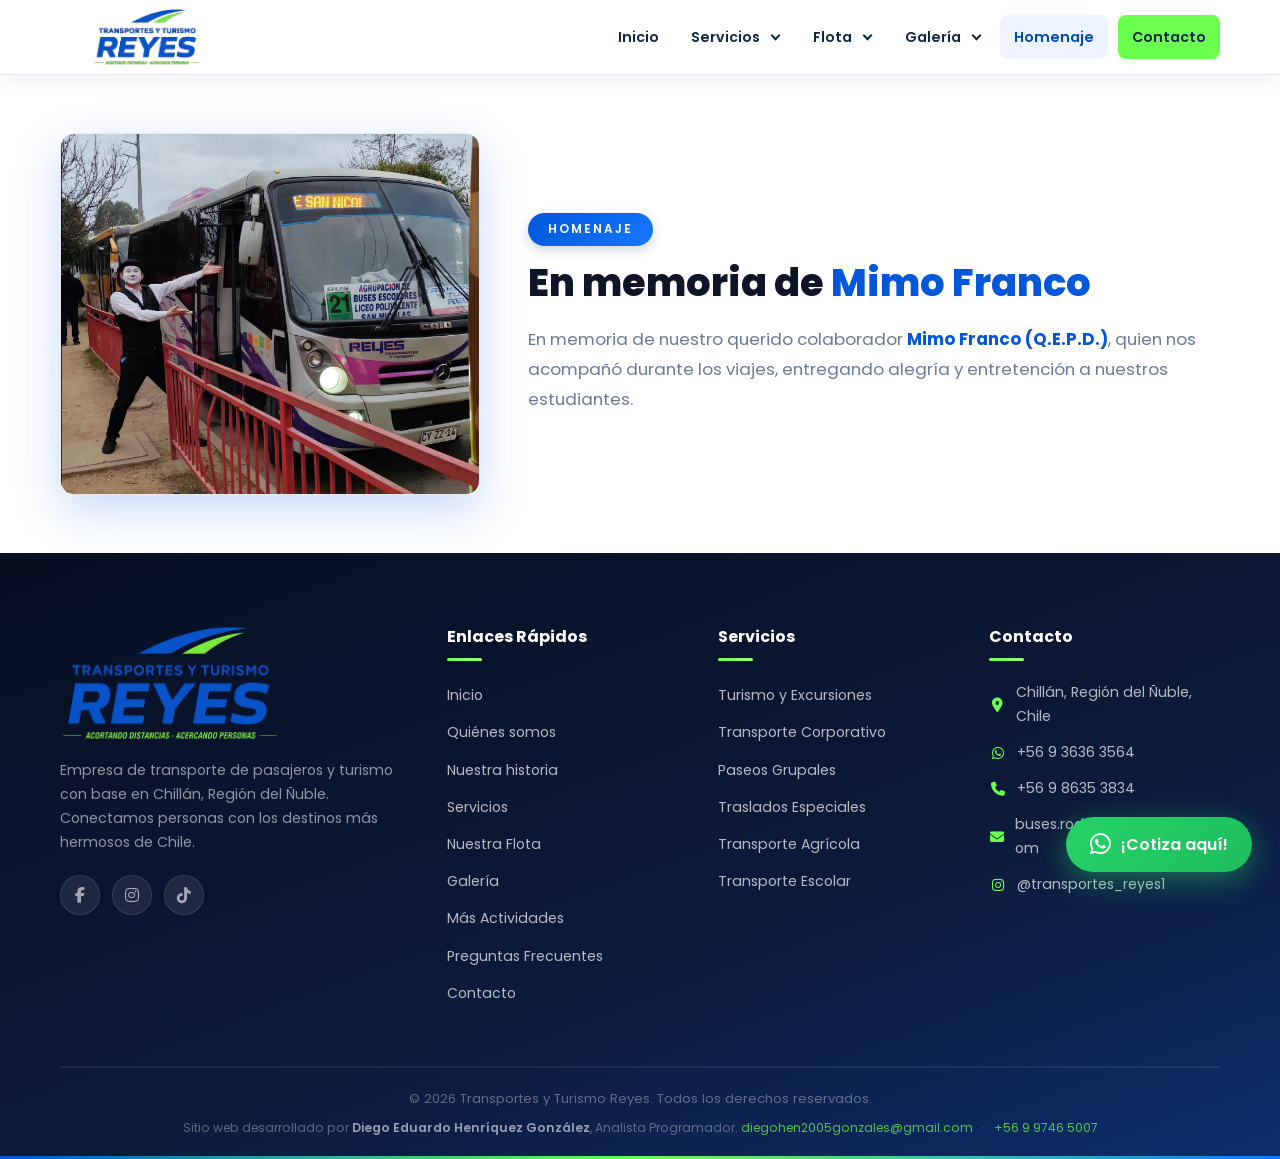
<file: homenaje.html>
<!DOCTYPE html>
<html lang="es-CL">
<head>
    <meta charset="UTF-8">
    <meta name="viewport" content="width=device-width, initial-scale=1.0">
    <title>Homenaje a Mimo Franco | Transportes y Turismo Reyes</title>
    <meta name="description" content="En memoria de Mimo Franco, colaborador de Transportes y Turismo Reyes que llenó de alegría nuestros viajes.">
    <meta name="theme-color" content="#061b3f">
    <link rel="canonical" href="https://transportesyturismoreyes.cl/homenaje.html">
    <meta property="og:type" content="website">
    <meta property="og:locale" content="es_CL">
    <meta property="og:site_name" content="Transportes y Turismo Reyes">
    <meta property="og:title" content="Homenaje a Mimo Franco | Transportes y Turismo Reyes">
    <meta property="og:description" content="En memoria de Mimo Franco, colaborador de Transportes y Turismo Reyes que llenó de alegría nuestros viajes.">
    <meta property="og:url" content="https://transportesyturismoreyes.cl/homenaje.html">
    <meta property="og:image" content="https://transportesyturismoreyes.cl/images/homenaje-mimo-franco.jpeg">
    <link rel="icon" type="image/png" href="images/logo-corporativo-transparente.png">
    <link rel="apple-touch-icon" href="images/logo-corporativo-transparente.png">
    <link rel="stylesheet" href="css/styles.css?v=20261119">
    <link rel="stylesheet" href="css/mejoras.css?v=20261119">
    <link rel="preconnect" href="https://fonts.googleapis.com">
    <link rel="preconnect" href="https://fonts.gstatic.com" crossorigin>
    <link href="https://fonts.googleapis.com/css2?family=Poppins:wght@400;500;600;700;800;900&display=swap" rel="stylesheet">
    <link rel="stylesheet" href="https://cdnjs.cloudflare.com/ajax/libs/font-awesome/6.5.1/css/all.min.css">
    <link rel="stylesheet" href="css/navigation.css?v=20261119c">
    <script src="js/main.js?v=20261119c" defer></script>
</head>
<body class="site-inner">
    <a href="#contenido" class="skip-link">Saltar al contenido</a>
    <header class="site-header" id="header">
        <div class="container site-header__inner">
            <a href="./" class="site-header__logo">
                <img src="images/logo-corporativo-transparente.png" alt="Transportes y Turismo Reyes" width="184" height="62">
            </a>
            <button class="site-header__toggle" id="navToggle" type="button" aria-controls="nav" aria-expanded="false">
                <span class="site-header__menu-hint" aria-hidden="true">Más información <span>&rarr;</span></span>
                <span class="site-header__toggle-label">Menú</span>
            </button>
            <nav class="site-nav" id="nav" aria-label="Navegación principal">
                <a class="site-nav__item" href="./">Inicio</a>
                <details class="site-nav__group">
                    <summary class="site-nav__item">Servicios</summary>
                    <div class="site-nav__panel">
                        <a href="servicios.html">Todos los servicios</a>
                        <a href="servicios.html#escolar">Transporte escolar</a>
                        <a href="servicios.html#giras">Giras de estudio</a>
                        <a href="servicios.html#turismo">Turismo y excursiones</a>
                        <a href="servicios.html#corporativo">Transporte para empresas</a>
                        <a href="servicios.html#agricola">Transporte agrícola</a>
                        <a href="servicios.html#clientes">Clientes</a>
                    </div>
                </details>
                <details class="site-nav__group">
                    <summary class="site-nav__item">Flota</summary>
                    <div class="site-nav__panel">
                        <a href="flota.html">Buses</a>
                        <a href="flota.html#otras-unidades">Minibuses y furgones</a>
                    </div>
                </details>
                <details class="site-nav__group">
                    <summary class="site-nav__item">Galería</summary>
                    <div class="site-nav__panel">
                        <a href="galeria.html">Galería de viajes</a>
                        <a href="galeria.html#santuario-cuna-de-prat">Santuario Cuna de Prat</a>
                        <a href="actividades.html">Salidas y actividades</a>
                        <a href="actividades.html#video">Video corporativo</a>
                    </div>
                </details>
                <a class="site-nav__item" href="homenaje.html" aria-current="page">Homenaje</a>
                <a class="site-nav__item site-nav__contact" href="contacto.html">Contacto</a>
            </nav>
        </div>
    </header>
    <main id="contenido" tabindex="-1">
    <section class="tribute-section" id="homenaje">
        <div class="container tribute-section__container">
            <div class="tribute-section__photo">
                <img src="images/homenaje-mimo-franco.jpeg" alt="Homenaje a Mimo Franco junto a bus Reyes" loading="lazy">
            </div>
            <div class="tribute-section__content">
                <span class="section-tag">Homenaje</span>
                <h1 class="section-title">En memoria de <span>Mimo Franco</span></h1>
                <p>
                    En memoria de nuestro querido colaborador <strong>Mimo Franco (Q.E.P.D.)</strong>, quien nos acompañó
                    durante los viajes, entregando alegría y entretención a nuestros estudiantes.
                </p>
            </div>
        </div>
    </section>
    </main>
    <!-- ========== FOOTER ========== -->
    <footer class="footer">
        <div class="container">
            <div class="footer__grid">
                <div class="footer__brand">
                    <div class="footer__logo">
                        <img loading="lazy" src="images/logo-corporativo-transparente.png" alt="Logo corporativo Transportes y Turismo Reyes" class="footer__logo-img">
                        <div>
                            <span>Transportes y Turismo</span>
                            <strong>Reyes</strong>
                        </div>
                    </div>
                    <p>Empresa de transporte de pasajeros y turismo con base en Chillán, Región del Ñuble. Conectamos personas con los destinos más hermosos de Chile.</p>
                    <div class="footer__socials">
                        <a href="https://www.facebook.com/share/1GTTWU1X2M/" target="_blank" rel="noopener" aria-label="Facebook"><i class="fa-brands fa-facebook-f"></i></a>
                        <a href="https://www.instagram.com/transportes_reyes1?igsh=MTQ2MHhxMGxyczh3OA==" target="_blank" rel="noopener" aria-label="Instagram"><i class="fa-brands fa-instagram"></i></a>
                        <a href="https://www.tiktok.com/@transportes.y.tur7?_r=1&_t=ZS-94zwaBvQXXp" target="_blank" rel="noopener" aria-label="TikTok"><i class="fa-brands fa-tiktok"></i></a>
                    </div>
                </div>
                <div class="footer__links">
                    <h4>Enlaces Rápidos</h4>
                    <ul>
                        <li><a href="./">Inicio</a></li>
                        <li><a href="./#nosotros">Quiénes somos</a></li>
                        <li><a href="./#historia">Nuestra historia</a></li>
                        <li><a href="servicios.html">Servicios</a></li>
                        <li><a href="flota.html">Nuestra Flota</a></li>
                        <li><a href="galeria.html">Galería</a></li>
                        <li><a href="actividades.html">Más Actividades</a></li>
                        <li><a href="contacto.html#preguntas">Preguntas Frecuentes</a></li>
                        <li><a href="contacto.html">Contacto</a></li>
                    </ul>
                </div>
                <div class="footer__links">
                    <h4>Servicios</h4>
                    <ul>
                        <li><a href="servicios.html#turismo">Turismo y Excursiones</a></li>
                        <li><a href="servicios.html#corporativo">Transporte Corporativo</a></li>
                        <li><a href="servicios.html#giras">Paseos Grupales</a></li>
                        <li><a href="servicios.html#giras">Traslados Especiales</a></li>
                        <li><a href="servicios.html#agricola">Transporte Agrícola</a></li>
                        <li><a href="servicios.html#escolar">Transporte Escolar</a></li>
                    </ul>
                </div>
                <div class="footer__contact">
                    <h4>Contacto</h4>
                    <ul>
                        <li><i class="fa-solid fa-location-dot"></i> Chillán, Región del Ñuble, Chile</li>
                        <li><i class="fa-brands fa-whatsapp"></i> <a href="https://wa.me/56936363564?text=Hola%2C%20estoy%20interesado%2Fa%20en%20sus%20servicios%20de%20transporte.%20%C2%BFMe%20pueden%20ayudar%3F" target="_blank" rel="noopener">+56 9 3636 3564</a></li>
                        <li><i class="fa-solid fa-phone"></i> <a href="tel:+56986353834">+56 9 8635 3834</a></li>
                        <li><i class="fa-solid fa-envelope"></i> <a href="mailto:buses.rodrigoreyes@gmail.com">buses.rodrigoreyes@gmail.com</a></li>
                        <li><i class="fa-brands fa-instagram"></i> <a href="https://www.instagram.com/transportes_reyes1" target="_blank" rel="noopener">@transportes_reyes1</a></li>
                    </ul>
                </div>
            </div>
            <div class="footer__bottom">
                <p>&copy; <span id="footer-year">2026</span> Transportes y Turismo Reyes. Todos los derechos reservados.</p>
                <p class="footer__credit">
                    Sitio web desarrollado por <strong>Diego Eduardo Henríquez González</strong>,
                    Analista Programador.
                    <a href="mailto:diegohen2005gonzales@gmail.com">diegohen2005gonzales@gmail.com</a>
                    <span>·</span>
                    <a href="https://wa.me/56997465007?text=Hola%20Diego%2C%20vi%20la%20p%C3%A1gina%20de%20Transportes%20Reyes%20y%20me%20interesa%20conversar%20sobre%20un%20sitio%20web." target="_blank" rel="noopener">+56 9 9746 5007</a>
                </p>
            </div>
        </div>
    </footer>

    <!-- ========== BOTÓN WHATSAPP FLOTANTE ========== -->
    <a href="https://wa.me/56936363564?text=Hola%2C%20estoy%20interesado%2Fa%20en%20sus%20servicios%20de%20transporte.%20%C2%BFMe%20pueden%20ayudar%3F" class="whatsapp-float" target="_blank" rel="noopener" aria-label="Contactar por WhatsApp">
        <i class="fa-brands fa-whatsapp"></i>
        <span class="whatsapp-float__text">¡Cotiza aquí!</span>
    </a>

    <!-- ========== BOTÓN SCROLL TOP ========== -->
    <button class="scroll-top" id="scrollTop" aria-label="Volver arriba">
        <i class="fa-solid fa-chevron-up"></i>
    </button>

</body>
</html>
</file>
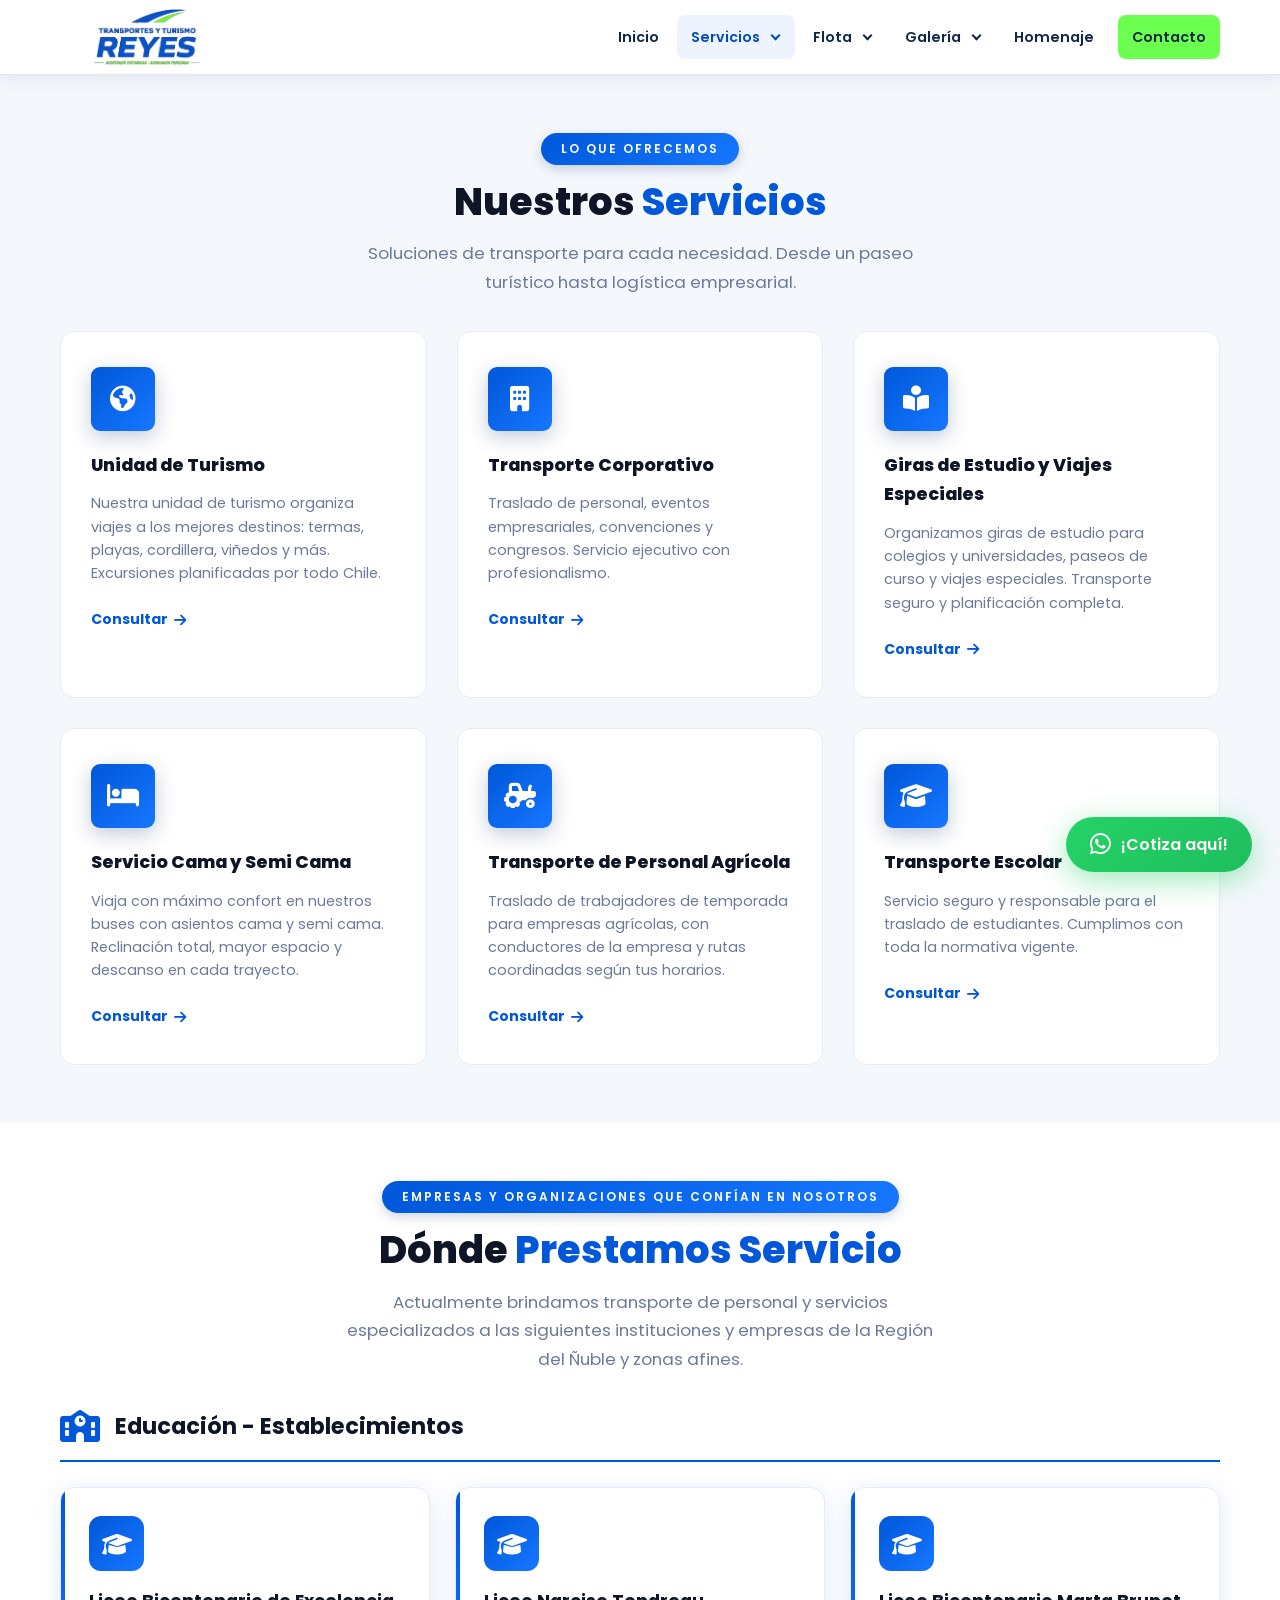
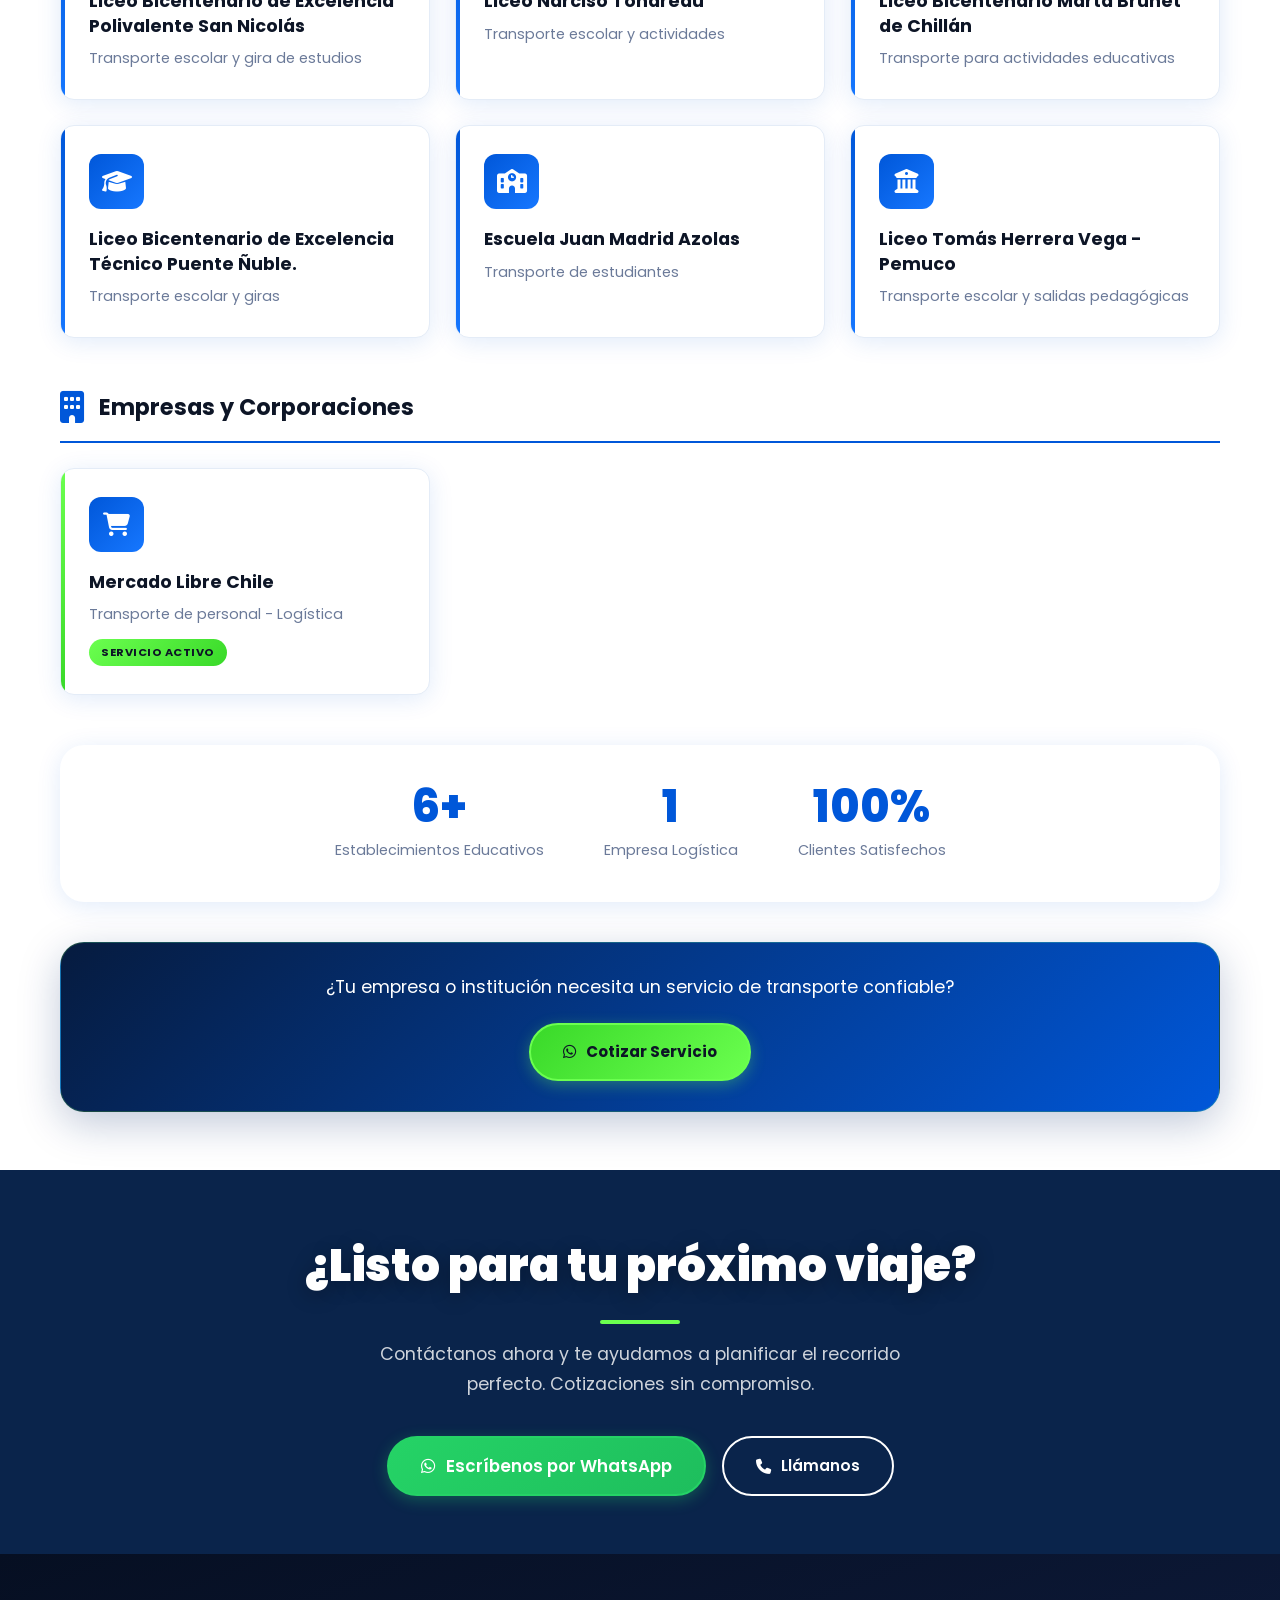
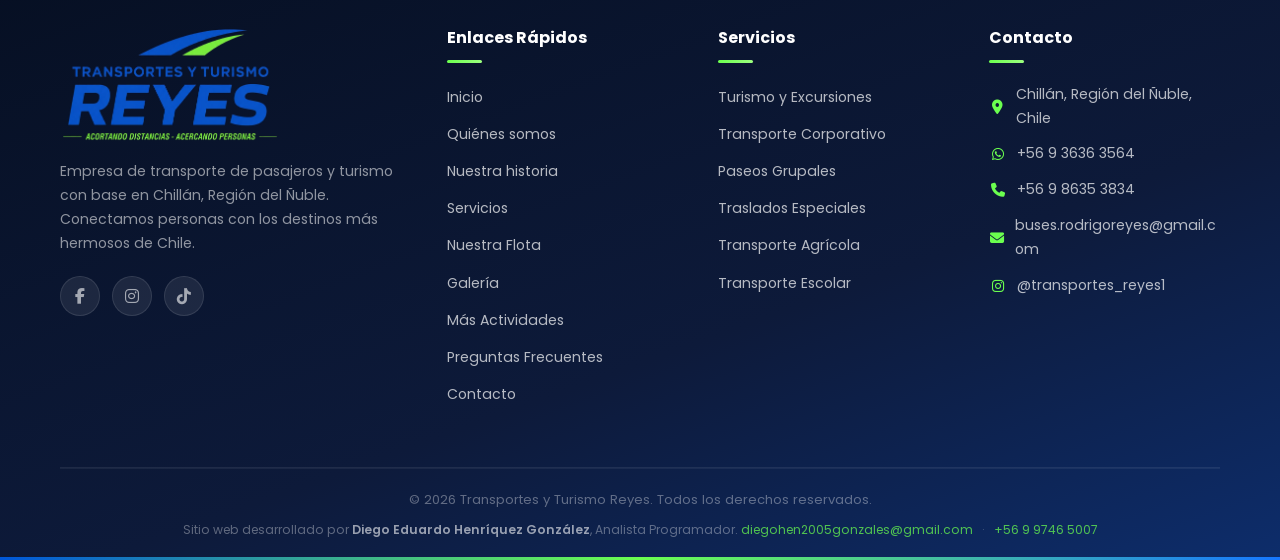
<file: servicios.html>
<!DOCTYPE html>
<html lang="es-CL">
<head>
    <meta charset="UTF-8">
    <meta name="viewport" content="width=device-width, initial-scale=1.0">
    <title>Servicios de transporte en Chillán | Transportes y Turismo Reyes</title>
    <meta name="description" content="Transporte escolar, giras de estudio, turismo y traslados para empresas y personal agrícola en Chillán y Ñuble.">
    <meta name="theme-color" content="#061b3f">
    <link rel="canonical" href="https://transportesyturismoreyes.cl/servicios.html">
    <meta property="og:type" content="website">
    <meta property="og:locale" content="es_CL">
    <meta property="og:site_name" content="Transportes y Turismo Reyes">
    <meta property="og:title" content="Servicios de transporte en Chillán | Transportes y Turismo Reyes">
    <meta property="og:description" content="Transporte escolar, giras de estudio, turismo y traslados para empresas y personal agrícola en Chillán y Ñuble.">
    <meta property="og:url" content="https://transportesyturismoreyes.cl/servicios.html">
    <meta property="og:image" content="https://transportesyturismoreyes.cl/images/bus-playa-mercedes.jpeg">
    <link rel="icon" type="image/png" href="images/logo-corporativo-transparente.png">
    <link rel="apple-touch-icon" href="images/logo-corporativo-transparente.png">
    <link rel="stylesheet" href="css/styles.css?v=20261119">
    <link rel="stylesheet" href="css/mejoras.css?v=20261119">
    <link rel="preconnect" href="https://fonts.googleapis.com">
    <link rel="preconnect" href="https://fonts.gstatic.com" crossorigin>
    <link href="https://fonts.googleapis.com/css2?family=Poppins:wght@400;500;600;700;800;900&display=swap" rel="stylesheet">
    <link rel="stylesheet" href="https://cdnjs.cloudflare.com/ajax/libs/font-awesome/6.5.1/css/all.min.css">
    <link rel="stylesheet" href="css/navigation.css?v=20261119c">
    <script src="js/main.js?v=20261119c" defer></script>
</head>
<body class="site-inner">
    <a href="#contenido" class="skip-link">Saltar al contenido</a>
    <header class="site-header" id="header">
        <div class="container site-header__inner">
            <a href="./" class="site-header__logo">
                <img src="images/logo-corporativo-transparente.png" alt="Transportes y Turismo Reyes" width="184" height="62">
            </a>
            <button class="site-header__toggle" id="navToggle" type="button" aria-controls="nav" aria-expanded="false">
                <span class="site-header__menu-hint" aria-hidden="true">Más información <span>&rarr;</span></span>
                <span class="site-header__toggle-label">Menú</span>
            </button>
            <nav class="site-nav" id="nav" aria-label="Navegación principal">
                <a class="site-nav__item" href="./">Inicio</a>
                <details class="site-nav__group" data-current="">
                    <summary class="site-nav__item">Servicios</summary>
                    <div class="site-nav__panel">
                        <a href="servicios.html" aria-current="page">Todos los servicios</a>
                        <a href="servicios.html#escolar">Transporte escolar</a>
                        <a href="servicios.html#giras">Giras de estudio</a>
                        <a href="servicios.html#turismo">Turismo y excursiones</a>
                        <a href="servicios.html#corporativo">Transporte para empresas</a>
                        <a href="servicios.html#agricola">Transporte agrícola</a>
                        <a href="servicios.html#clientes">Clientes</a>
                    </div>
                </details>
                <details class="site-nav__group">
                    <summary class="site-nav__item">Flota</summary>
                    <div class="site-nav__panel">
                        <a href="flota.html">Buses</a>
                        <a href="flota.html#otras-unidades">Minibuses y furgones</a>
                    </div>
                </details>
                <details class="site-nav__group">
                    <summary class="site-nav__item">Galería</summary>
                    <div class="site-nav__panel">
                        <a href="galeria.html">Galería de viajes</a>
                        <a href="galeria.html#santuario-cuna-de-prat">Santuario Cuna de Prat</a>
                        <a href="actividades.html">Salidas y actividades</a>
                        <a href="actividades.html#video">Video corporativo</a>
                    </div>
                </details>
                <a class="site-nav__item" href="homenaje.html">Homenaje</a>
                <a class="site-nav__item site-nav__contact" href="contacto.html">Contacto</a>
            </nav>
        </div>
    </header>
    <main id="contenido" tabindex="-1">
    <section class="services" id="servicios">
        <div class="container">
            <div class="section-header">
                <span class="section-tag">Lo Que Ofrecemos</span>
                <h1 class="section-title">Nuestros <span>Servicios</span></h1>
                <p class="section-subtitle">Soluciones de transporte para cada necesidad. Desde un paseo turístico hasta logística empresarial.</p>
            </div>
            <div class="services__grid">
                <div class="service-card" id="turismo">
                    <div class="service-card__icon">
                        <i class="fa-solid fa-earth-americas"></i>
                    </div>
                    <h3>Unidad de Turismo</h3>
                    <p>Nuestra unidad de turismo organiza viajes a los mejores destinos: termas, playas, cordillera, viñedos y más. Excursiones planificadas por todo Chile.</p>
                    <a href="https://wa.me/56936363564?text=Hola%2C%20estoy%20interesado%2Fa%20en%20la%20Unidad%20de%20Turismo.%20%C2%BFMe%20pueden%20enviar%20informaci%C3%B3n%3F" target="_blank" rel="noopener" class="service-card__link">
                        Consultar <i class="fa-solid fa-arrow-right"></i>
                    </a>
                </div>
                <div class="service-card" id="corporativo">
                    <div class="service-card__icon">
                        <i class="fa-solid fa-building"></i>
                    </div>
                    <h3>Transporte Corporativo</h3>
                    <p>Traslado de personal, eventos empresariales, convenciones y congresos. Servicio ejecutivo con profesionalismo.</p>
                    <a href="https://wa.me/56936363564?text=Hola%2C%20estoy%20interesado%2Fa%20en%20cotizar%20transporte%20corporativo%20para%20mi%20empresa." target="_blank" rel="noopener" class="service-card__link">
                        Consultar <i class="fa-solid fa-arrow-right"></i>
                    </a>
                </div>
                <div class="service-card" id="giras">
                    <div class="service-card__icon">
                        <i class="fa-solid fa-book-open-reader"></i>
                    </div>
                    <h3>Giras de Estudio y Viajes Especiales</h3>
                    <p>Organizamos giras de estudio para colegios y universidades, paseos de curso y viajes especiales. Transporte seguro y planificación completa.</p>
                    <a href="https://wa.me/56936363564?text=Hola%2C%20estoy%20interesado%2Fa%20en%20cotizar%20una%20gira%20de%20estudio%20o%20un%20viaje%20especial." target="_blank" rel="noopener" class="service-card__link">
                        Consultar <i class="fa-solid fa-arrow-right"></i>
                    </a>
                </div>
                <div class="service-card" id="cama">
                    <div class="service-card__icon">
                        <i class="fa-solid fa-bed"></i>
                    </div>
                    <h3>Servicio Cama y Semi Cama</h3>
                    <p>Viaja con máximo confort en nuestros buses con asientos cama y semi cama. Reclinación total, mayor espacio y descanso en cada trayecto.</p>
                    <a href="https://wa.me/56936363564?text=Hola%2C%20estoy%20interesado%2Fa%20en%20el%20servicio%20cama%20o%20semi%20cama.%20%C2%BFMe%20pueden%20ayudar%20con%20una%20cotizaci%C3%B3n%3F" target="_blank" rel="noopener" class="service-card__link">
                        Consultar <i class="fa-solid fa-arrow-right"></i>
                    </a>
                </div>
                <div class="service-card" id="agricola">
                    <div class="service-card__icon">
                        <i class="fa-solid fa-tractor"></i>
                    </div>
                    <h3>Transporte de Personal Agrícola</h3>
                    <p>Traslado de trabajadores de temporada para empresas agrícolas, con conductores de la empresa y rutas coordinadas según tus horarios.</p>
                    <a href="https://wa.me/56936363564?text=Hola%2C%20quiero%20consultar%20por%20transporte%20de%20personal%20agr%C3%ADcola%20con%20Transportes%20y%20Turismo%20Reyes." target="_blank" rel="noopener" class="service-card__link">
                        Consultar <i class="fa-solid fa-arrow-right"></i>
                    </a>
                </div>
                <div class="service-card" id="escolar">
                    <div class="service-card__icon">
                        <i class="fa-solid fa-graduation-cap"></i>
                    </div>
                    <h3>Transporte Escolar</h3>
                    <p>Servicio seguro y responsable para el traslado de estudiantes. Cumplimos con toda la normativa vigente.</p>
                    <a href="https://wa.me/56936363564?text=Hola%2C%20estoy%20interesado%2Fa%20en%20consultar%20por%20transporte%20escolar." target="_blank" rel="noopener" class="service-card__link">
                        Consultar <i class="fa-solid fa-arrow-right"></i>
                    </a>
                </div>
            </div>
        </div>
    </section>

    <section class="clients" id="clientes">
        <div class="container">
            <div class="section-header">
                <span class="section-tag">Empresas y Organizaciones que Confían en Nosotros</span>
                <h2 class="section-title">Dónde <span>Prestamos Servicio</span></h2>
                <p class="section-subtitle">Actualmente brindamos transporte de personal y servicios especializados a las siguientes instituciones y empresas de la Región del Ñuble y zonas afines.</p>
            </div>

            <!-- Educación -->
            <div class="clients__category">
                <div class="clients__category-header">
                    <i class="fa-solid fa-school"></i>
                    <h3>Educación - Establecimientos</h3>
                </div>
                <div class="clients__grid">
                    <div class="client-card">
                        <div class="client-card__icon"><i class="fa-solid fa-graduation-cap"></i></div>
                        <h4>Liceo Bicentenario de Excelencia Polivalente San Nicolás</h4>
                        <p>Transporte escolar y gira de estudios</p>
                    </div>
                    <div class="client-card">
                        <div class="client-card__icon"><i class="fa-solid fa-graduation-cap"></i></div>
                        <h4>Liceo Narciso Tondreau</h4>
                        <p>Transporte escolar y actividades</p>
                    </div>
                    <div class="client-card">
                        <div class="client-card__icon"><i class="fa-solid fa-graduation-cap"></i></div>
                        <h4>Liceo Bicentenario Marta Brunet de Chillán</h4>
                        <p>Transporte para actividades educativas</p>
                    </div>
                    <div class="client-card">
                        <div class="client-card__icon"><i class="fa-solid fa-graduation-cap"></i></div>
                        <h4>Liceo Bicentenario de Excelencia Técnico Puente Ñuble.</h4>
                        <p>Transporte escolar y giras</p>
                    </div>
                    <div class="client-card">
                        <div class="client-card__icon"><i class="fa-solid fa-school"></i></div>
                        <h4>Escuela Juan Madrid Azolas</h4>
                        <p>Transporte de estudiantes</p>
                    </div>
                    <div class="client-card">
                        <div class="client-card__icon"><i class="fa-solid fa-building-columns"></i></div>
                        <h4>Liceo Tomás Herrera Vega - Pemuco</h4>
                        <p>Transporte escolar y salidas pedagógicas</p>
                    </div>
                </div>
            </div>

            <!-- Empresas -->
            <div class="clients__category">
                <div class="clients__category-header">
                    <i class="fa-solid fa-building"></i>
                    <h3>Empresas y Corporaciones</h3>
                </div>
                <div class="clients__grid">
                    <div class="client-card client-card--featured">
                        <div class="client-card__icon"><i class="fa-solid fa-shopping-cart"></i></div>
                        <h4> Mercado Libre Chile</h4>
                        <p>Transporte de personal - Logística</p>
                        <span class="client-card__badge">Servicio Activo</span>
                    </div>
                </div>
            </div>

            <!-- Stats de clientes -->
            <div class="clients__stats">
                <div class="clients__stat">
                    <span class="clients__stat-number">6+</span>
                    <span class="clients__stat-label">Establecimientos Educativos</span>
                </div>
                <div class="clients__stat">
                    <span class="clients__stat-number">1</span>
                    <span class="clients__stat-label">Empresa Logística</span>
                </div>
                <div class="clients__stat">
                    <span class="clients__stat-number">100%</span>
                    <span class="clients__stat-label">Clientes Satisfechos</span>
                </div>
            </div>

            <div class="clients__cta">
                <p>¿Tu empresa o institución necesita un servicio de transporte confiable?</p>
                <a href="https://wa.me/56936363564?text=Hola%2C%20estoy%20interesado%2Fa%20en%20cotizar%20un%20servicio%20de%20transporte%20para%20mi%20empresa%20o%20colegio." class="btn btn--primary" target="_blank" rel="noopener">
                    <i class="fa-brands fa-whatsapp"></i> Cotizar Servicio
                </a>
            </div>
        </div>
    </section>

    <section class="cta site-cta">
        <div class="container cta__container">
            <h2>¿Listo para tu próximo viaje?</h2>
            <p>Contáctanos ahora y te ayudamos a planificar el recorrido perfecto. Cotizaciones sin compromiso.</p>
            <div class="cta__buttons">
                <a href="https://wa.me/56936363564?text=Hola%2C%20estoy%20interesado%2Fa%20en%20cotizar%20un%20viaje%20con%20Transportes%20y%20Turismo%20Reyes." class="btn btn--whatsapp" target="_blank" rel="noopener">
                    <i class="fa-brands fa-whatsapp"></i> Escríbenos por WhatsApp
                </a>
                <a href="tel:+56936363564" class="btn btn--outline-white">
                    <i class="fa-solid fa-phone"></i> Llámanos
                </a>
            </div>
        </div>
    </section>
    </main>

    <!-- ========== FOOTER ========== -->
    <footer class="footer">
        <div class="container">
            <div class="footer__grid">
                <div class="footer__brand">
                    <div class="footer__logo">
                        <img loading="lazy" src="images/logo-corporativo-transparente.png" alt="Logo corporativo Transportes y Turismo Reyes" class="footer__logo-img">
                        <div>
                            <span>Transportes y Turismo</span>
                            <strong>Reyes</strong>
                        </div>
                    </div>
                    <p>Empresa de transporte de pasajeros y turismo con base en Chillán, Región del Ñuble. Conectamos personas con los destinos más hermosos de Chile.</p>
                    <div class="footer__socials">
                        <a href="https://www.facebook.com/share/1GTTWU1X2M/" target="_blank" rel="noopener" aria-label="Facebook"><i class="fa-brands fa-facebook-f"></i></a>
                        <a href="https://www.instagram.com/transportes_reyes1?igsh=MTQ2MHhxMGxyczh3OA==" target="_blank" rel="noopener" aria-label="Instagram"><i class="fa-brands fa-instagram"></i></a>
                        <a href="https://www.tiktok.com/@transportes.y.tur7?_r=1&_t=ZS-94zwaBvQXXp" target="_blank" rel="noopener" aria-label="TikTok"><i class="fa-brands fa-tiktok"></i></a>
                    </div>
                </div>
                <div class="footer__links">
                    <h4>Enlaces Rápidos</h4>
                    <ul>
                        <li><a href="./">Inicio</a></li>
                        <li><a href="./#nosotros">Quiénes somos</a></li>
                        <li><a href="./#historia">Nuestra historia</a></li>
                        <li><a href="servicios.html">Servicios</a></li>
                        <li><a href="flota.html">Nuestra Flota</a></li>
                        <li><a href="galeria.html">Galería</a></li>
                        <li><a href="actividades.html">Más Actividades</a></li>
                        <li><a href="contacto.html#preguntas">Preguntas Frecuentes</a></li>
                        <li><a href="contacto.html">Contacto</a></li>
                    </ul>
                </div>
                <div class="footer__links">
                    <h4>Servicios</h4>
                    <ul>
                        <li><a href="servicios.html#turismo">Turismo y Excursiones</a></li>
                        <li><a href="servicios.html#corporativo">Transporte Corporativo</a></li>
                        <li><a href="servicios.html#giras">Paseos Grupales</a></li>
                        <li><a href="servicios.html#giras">Traslados Especiales</a></li>
                        <li><a href="servicios.html#agricola">Transporte Agrícola</a></li>
                        <li><a href="servicios.html#escolar">Transporte Escolar</a></li>
                    </ul>
                </div>
                <div class="footer__contact">
                    <h4>Contacto</h4>
                    <ul>
                        <li><i class="fa-solid fa-location-dot"></i> Chillán, Región del Ñuble, Chile</li>
                        <li><i class="fa-brands fa-whatsapp"></i> <a href="https://wa.me/56936363564?text=Hola%2C%20estoy%20interesado%2Fa%20en%20sus%20servicios%20de%20transporte.%20%C2%BFMe%20pueden%20ayudar%3F" target="_blank" rel="noopener">+56 9 3636 3564</a></li>
                        <li><i class="fa-solid fa-phone"></i> <a href="tel:+56986353834">+56 9 8635 3834</a></li>
                        <li><i class="fa-solid fa-envelope"></i> <a href="mailto:buses.rodrigoreyes@gmail.com">buses.rodrigoreyes@gmail.com</a></li>
                        <li><i class="fa-brands fa-instagram"></i> <a href="https://www.instagram.com/transportes_reyes1" target="_blank" rel="noopener">@transportes_reyes1</a></li>
                    </ul>
                </div>
            </div>
            <div class="footer__bottom">
                <p>&copy; <span id="footer-year">2026</span> Transportes y Turismo Reyes. Todos los derechos reservados.</p>
                <p class="footer__credit">
                    Sitio web desarrollado por <strong>Diego Eduardo Henríquez González</strong>,
                    Analista Programador.
                    <a href="mailto:diegohen2005gonzales@gmail.com">diegohen2005gonzales@gmail.com</a>
                    <span>·</span>
                    <a href="https://wa.me/56997465007?text=Hola%20Diego%2C%20vi%20la%20p%C3%A1gina%20de%20Transportes%20Reyes%20y%20me%20interesa%20conversar%20sobre%20un%20sitio%20web." target="_blank" rel="noopener">+56 9 9746 5007</a>
                </p>
            </div>
        </div>
    </footer>

    <!-- ========== BOTÓN WHATSAPP FLOTANTE ========== -->
    <a href="https://wa.me/56936363564?text=Hola%2C%20estoy%20interesado%2Fa%20en%20sus%20servicios%20de%20transporte.%20%C2%BFMe%20pueden%20ayudar%3F" class="whatsapp-float" target="_blank" rel="noopener" aria-label="Contactar por WhatsApp">
        <i class="fa-brands fa-whatsapp"></i>
        <span class="whatsapp-float__text">¡Cotiza aquí!</span>
    </a>

    <!-- ========== BOTÓN SCROLL TOP ========== -->
    <button class="scroll-top" id="scrollTop" aria-label="Volver arriba">
        <i class="fa-solid fa-chevron-up"></i>
    </button>

</body>
</html>
</file>
<file: css/styles.css>
/* ================================================
   TRANSPORTE Y TURISMO REYES — Estilos Principales
   ================================================ */

/* ---- Variables ---- */
:root {
    --primary: #0057d9;
    --primary-light: #1677ff;
    --primary-dark: #061b3f;
    --accent: #6bff4f;
    --accent-light: #9cff7f;
    --accent-dark: #39d929;
    --accent-gold: #6bff4f;
    --accent-gold-light: #9cff7f;
    --success: #25d366;
    --white: #ffffff;
    --light: #f5f7fa;
    --light-2: #e9edf3;
    --gray: #7a8599;
    --gray-dark: #4a5568;
    --dark: #1a202c;
    --shadow: 0 4px 24px rgba(0, 87, 217, 0.12);
    --shadow-lg: 0 12px 40px rgba(0, 87, 217, 0.20);
    --shadow-sm: 0 2px 8px rgba(0,0,0,0.08);
    --radius: 12px;
    --radius-sm: 8px;
    --radius-lg: 20px;
    --transition: 0.3s cubic-bezier(.4,0,.2,1);
    --font: 'Poppins', sans-serif;
}

/* ---- Reset ---- */
*, *::before, *::after { box-sizing: border-box; margin: 0; padding: 0; }
html { scroll-behavior: smooth; scroll-padding-top: 80px; }
body {
    font-family: var(--font);
    color: var(--gray-dark);
    background: var(--white);
    line-height: 1.7;
    overflow-x: hidden;
}
a { text-decoration: none; color: inherit; transition: var(--transition); }
img { max-width: 100%; height: auto; display: block; }
ul { list-style: none; }
button { cursor: pointer; border: none; background: none; font-family: var(--font); }
input, select, textarea { font-family: var(--font); }

/* ---- Container ---- */
.container {
    width: 100%;
    max-width: 1200px;
    margin: 0 auto;
    padding: 0 20px;
}

/* ---- Sección headers ---- */
.section-header {
    text-align: center;
    margin-bottom: 50px;
}
.section-tag {
    display: inline-block;
    background: linear-gradient(135deg, var(--primary), var(--primary-light));
    color: var(--white);
    padding: 6px 20px;
    border-radius: 30px;
    font-size: 0.8rem;
    font-weight: 600;
    text-transform: uppercase;
    letter-spacing: 1.5px;
    margin-bottom: 14px;
}
.section-title {
    font-size: 2.4rem;
    font-weight: 800;
    color: var(--dark);
    margin-bottom: 14px;
    line-height: 1.2;
}
.section-title span {
    color: var(--accent);
}
.section-subtitle {
    font-size: 1.05rem;
    color: var(--gray);
    max-width: 600px;
    margin: 0 auto;
}

/* ---- Botones ---- */
.btn {
    display: inline-flex;
    align-items: center;
    gap: 10px;
    padding: 14px 32px;
    border-radius: 50px;
    font-size: 0.95rem;
    font-weight: 600;
    transition: var(--transition);
    border: 2px solid transparent;
    cursor: pointer;
}
.btn--primary {
    background: linear-gradient(135deg, var(--accent), var(--accent-light));
    color: var(--dark);
    border-color: var(--accent);
}
.btn--primary:hover {
    background: linear-gradient(135deg, var(--accent-dark), var(--accent));
    transform: translateY(-2px);
    box-shadow: 0 8px 25px rgba(107, 255, 79, 0.35);
}
.btn--outline {
    border-color: var(--white);
    color: var(--white);
    background: rgba(255,255,255,0.1);
    backdrop-filter: blur(4px);
}
.btn--outline:hover {
    background: var(--white);
    color: var(--primary);
}
.btn--outline-white {
    border-color: var(--white);
    color: var(--white);
}
.btn--outline-white:hover {
    background: var(--white);
    color: var(--primary);
}
.btn--whatsapp {
    background: var(--success);
    color: var(--white);
    border-color: var(--success);
    font-size: 1.05rem;
}
.btn--whatsapp:hover {
    background: #1ebe5d;
    transform: translateY(-2px);
    box-shadow: 0 8px 25px rgba(37, 211, 102, 0.35);
}
.btn--sm {
    padding: 10px 22px;
    font-size: 0.85rem;
}
.btn--full {
    width: 100%;
    justify-content: center;
}

/* ========================================
   HEADER
   ======================================== */
.header {
    position: fixed;
    top: 0;
    left: 0;
    width: 100%;
    z-index: 1000;
    padding: 16px 0;
    transition: var(--transition);
    background: transparent;
}
.header.scrolled {
    background: rgba(255,255,255,0.97);
    backdrop-filter: blur(12px);
    box-shadow: var(--shadow-sm);
    padding: 10px 0;
}
.header__container {
    display: flex;
    align-items: center;
    justify-content: space-between;
}
.header__logo {
    display: flex;
    align-items: center;
    gap: 0;
    color: var(--white);
    transition: var(--transition);
}
.header.scrolled .header__logo {
    color: var(--primary);
}
.header__logo-img {
    width: 210px;
    height: 74px;
    object-fit: contain;
    border-radius: 0;
    background: transparent;
    box-shadow: none;
}
.header__logo > div { display: none; }
.header__logo-title {
    display: block;
    font-size: 0.7rem;
    font-weight: 500;
    text-transform: uppercase;
    letter-spacing: 2px;
    line-height: 1.2;
}
.header__logo-subtitle {
    display: block;
    font-size: 1.3rem;
    font-weight: 800;
    line-height: 1;
}
.header__nav {
    display: flex;
    align-items: center;
    gap: 4px;
}
.header__link {
    padding: 8px 12px;
    font-size: 0.84rem;
    font-weight: 500;
    color: rgba(255,255,255,0.85);
    border-radius: 8px;
    transition: var(--transition);
}
.header__link:hover,
.header__link.active {
    color: var(--white);
    background: rgba(255,255,255,0.12);
}
.header.scrolled .header__link {
    color: var(--gray-dark);
}
.header.scrolled .header__link:hover,
.header.scrolled .header__link.active {
    color: var(--primary);
    background: var(--light);
}
.btn-contacto-nav {
    background: linear-gradient(135deg, var(--accent), var(--accent-light)) !important;
    color: var(--dark) !important;
    font-weight: 600 !important;
    border-radius: 50px !important;
    padding: 10px 20px !important;
}
.btn-contacto-nav:hover {
    transform: translateY(-2px);
    box-shadow: 0 6px 20px rgba(107,255,79,0.3);
}
/* Mobile toggle */
.header__toggle {
    display: none;
    flex-direction: column;
    gap: 5px;
    padding: 8px;
    z-index: 1001;
}
.header__toggle span {
    width: 26px;
    height: 3px;
    background: var(--white);
    border-radius: 3px;
    transition: var(--transition);
}
.header.scrolled .header__toggle span { background: var(--primary); }
.header__toggle.active span:nth-child(1) { transform: rotate(45deg) translate(5px, 6px); }
.header__toggle.active span:nth-child(2) { opacity: 0; }
.header__toggle.active span:nth-child(3) { transform: rotate(-45deg) translate(5px, -6px); }

/* ========================================
   HERO SLIDER
   ======================================== */
.hero {
    position: relative;
    height: 100vh;
    min-height: 650px;
    overflow: hidden;
}
.hero__slide {
    position: absolute;
    inset: 0;
    background-size: cover;
    background-position: center;
    background-color: var(--primary-dark);
    opacity: 0;
    transition: opacity 1s ease;
    display: flex;
    align-items: center;
}
.hero__media {
    position: absolute;
    inset: 0;
    overflow: hidden;
}
.hero__video {
    width: 100%;
    height: 100%;
    object-fit: cover;
    transform: scale(1.04);
    filter: saturate(1.05) contrast(1.02);
    opacity: 1;
    transition: opacity 0.35s ease;
}
.hero__video--loading {
    opacity: 0;
}
.hero__slide.active {
    opacity: 1;
    z-index: 1;
}
.hero__overlay {
    position: absolute;
    inset: 0;
    background: linear-gradient(135deg, rgba(15,36,71,0.82) 0%, rgba(26, 58, 107, 0.6) 100%);
}
.hero__content {
    position: relative;
    z-index: 2;
    max-width: 700px;
}
.hero__badge {
    display: inline-block;
    background: rgba(107,255,79,0.2);
    border: 1px solid rgba(107,255,79,0.4);
    color: var(--accent-light);
    padding: 8px 20px;
    border-radius: 30px;
    font-size: 0.82rem;
    font-weight: 600;
    text-transform: uppercase;
    letter-spacing: 1.5px;
    margin-bottom: 20px;
    backdrop-filter: blur(4px);
    animation: fadeInUp 0.8s ease;
}
.hero__title {
    font-size: 3.4rem;
    font-weight: 900;
    color: var(--white);
    line-height: 1.1;
    margin-bottom: 20px;
    animation: fadeInUp 0.8s ease 0.1s both;
}
.hero__title span {
    color: var(--accent);
}
.hero__text {
    font-size: 1.15rem;
    color: rgba(255,255,255,0.85);
    margin-bottom: 36px;
    max-width: 550px;
    animation: fadeInUp 0.8s ease 0.2s both;
}
.hero__buttons {
    display: flex;
    gap: 16px;
    flex-wrap: wrap;
    animation: fadeInUp 0.8s ease 0.3s both;
}
/* Hero Controls */
.hero__controls {
    position: absolute;
    bottom: 50px;
    left: 50%;
    transform: translateX(-50%);
    z-index: 10;
    display: flex;
    align-items: center;
    gap: 20px;
}
.hero__arrow {
    width: 44px;
    height: 44px;
    border-radius: 50%;
    background: rgba(255,255,255,0.15);
    backdrop-filter: blur(8px);
    border: 1px solid rgba(255,255,255,0.25);
    color: var(--white);
    font-size: 1rem;
    display: flex;
    align-items: center;
    justify-content: center;
    transition: var(--transition);
}
.hero__arrow:hover {
    background: var(--accent);
    color: var(--dark);
    border-color: var(--accent);
}
.hero__dots {
    display: flex;
    gap: 8px;
}
.hero__dot {
    width: 12px;
    height: 12px;
    border-radius: 50%;
    background: rgba(255,255,255,0.35);
    border: none;
    cursor: pointer;
    transition: var(--transition);
}
.hero__dot.active {
    background: var(--accent);
    width: 36px;
    border-radius: 6px;
}
.hero__scroll {
    position: absolute;
    bottom: 20px;
    left: 50%;
    transform: translateX(-50%);
    z-index: 10;
    display: none;
}
.hero__scroll a {
    color: rgba(255,255,255,0.6);
    font-size: 1.2rem;
    animation: bounce 2s infinite;
}

@keyframes fadeInUp {
    from { opacity: 0; transform: translateY(30px); }
    to { opacity: 1; transform: translateY(0); }
}
@keyframes bounce {
    0%, 20%, 50%, 80%, 100% { transform: translateY(0); }
    40% { transform: translateY(-10px); }
    60% { transform: translateY(-5px); }
}

/* ========================================
   STATS BAR
   ======================================== */
.stats {
    background: linear-gradient(135deg, var(--primary), var(--primary-dark));
    padding: 40px 0;
    margin-top: -2px;
}
.stats__container {
    display: grid;
    grid-template-columns: repeat(4, 1fr);
    gap: 30px;
}
.stats__item {
    display: flex;
    align-items: center;
    gap: 16px;
    color: var(--white);
}
.stats__item i {
    font-size: 2.2rem;
    color: var(--accent);
}
.stats__number {
    font-size: 2rem;
    font-weight: 800;
    line-height: 1;
}
.stats__plus {
    font-size: 1.4rem;
    font-weight: 700;
    color: var(--accent);
}
.stats__item p {
    font-size: 0.85rem;
    color: rgba(255,255,255,0.7);
    margin-top: 2px;
}

/* ========================================
   ABOUT / NOSOTROS
   ======================================== */
.about {
    padding: 100px 0;
}
.about__container {
    display: grid;
    grid-template-columns: 1fr 1fr;
    gap: 60px;
    align-items: center;
}
.about__images {
    position: relative;
}
.about__img-main {
    border-radius: var(--radius-lg);
    overflow: hidden;
    box-shadow: var(--shadow-lg);
}
.about__img-main img {
    width: 100%;
    height: 420px;
    object-fit: cover;
    object-position: center 58%;
}
.about__img-secondary {
    position: absolute;
    bottom: -30px;
    right: -30px;
    width: 220px;
    border-radius: var(--radius);
    overflow: hidden;
    border: 5px solid var(--white);
    box-shadow: var(--shadow-lg);
}
.about__img-secondary img {
    width: 100%;
    height: 180px;
    object-fit: cover;
    object-position: center;
}
.about__experience-badge {
    position: absolute;
    top: -20px;
    right: 30px;
    background: linear-gradient(135deg, var(--accent), var(--accent-light));
    color: var(--dark);
    padding: 20px;
    border-radius: var(--radius);
    text-align: center;
    box-shadow: var(--shadow);
}
.about__experience-badge i {
    font-size: 1.8rem;
    display: block;
    margin-bottom: 4px;
}
.about__experience-badge span {
    font-size: 0.75rem;
    text-transform: uppercase;
    letter-spacing: 1px;
    display: block;
}
.about__experience-badge strong {
    font-size: 1.1rem;
    font-weight: 800;
    display: block;
}
.about__content .section-tag {
    margin-bottom: 10px;
}
.about__content .section-title {
    text-align: left;
    margin-bottom: 20px;
}
.about__intro-card,
.about__purpose-card,
.about__highlight-card,
.about__feature {
    background: rgba(255,255,255,0.88);
    border: 1px solid rgba(13, 59, 143, 0.08);
    box-shadow: 0 20px 50px rgba(13,45,107,0.08);
    backdrop-filter: blur(12px);
}
.about__intro-card {
    position: relative;
    padding: 28px;
    border-radius: 28px;
    margin-bottom: 22px;
    overflow: hidden;
}
.about__intro-card::before {
    content: '';
    position: absolute;
    inset: 0 auto auto 0;
    width: 180px;
    height: 180px;
    background: radial-gradient(circle, rgba(107,255,79,0.18) 0%, transparent 72%);
    pointer-events: none;
}
.about__eyebrow {
    display: inline-flex;
    align-items: center;
    gap: 8px;
    margin-bottom: 14px;
    padding: 8px 14px;
    border-radius: 999px;
    background: rgba(13, 59, 143, 0.08);
    color: var(--primary-dark);
    font-size: 0.76rem;
    font-weight: 800;
    letter-spacing: 0.08em;
    text-transform: uppercase;
}
.about__lead {
    position: relative;
    z-index: 1;
    font-size: 1.35rem;
    line-height: 1.25;
    color: var(--dark);
    margin-bottom: 14px;
}
.about__text {
    margin-bottom: 16px;
    color: var(--gray);
    font-size: 0.95rem;
    line-height: 1.75;
    position: relative;
    z-index: 1;
}
.about__purpose-card {
    display: grid;
    grid-template-columns: 64px minmax(0, 1fr);
    gap: 18px;
    align-items: start;
    padding: 24px;
    border-radius: 24px;
    margin-bottom: 22px;
}
.about__purpose-icon,
.about__highlight-icon {
    width: 56px;
    height: 56px;
    border-radius: 18px;
    display: inline-flex;
    align-items: center;
    justify-content: center;
    background: linear-gradient(135deg, var(--primary), var(--primary-light));
    color: var(--white);
    box-shadow: 0 10px 24px rgba(13,45,107,0.22);
}
.about__purpose-card h4,
.about__highlight-card h4 {
    font-size: 1rem;
    font-weight: 800;
    color: var(--dark);
    margin-bottom: 6px;
}
.about__purpose-card p,
.about__highlight-card p {
    font-size: 0.9rem;
    color: var(--gray);
    line-height: 1.7;
    margin: 0;
}
.about__highlight-grid {
    display: grid;
    grid-template-columns: repeat(2, minmax(0, 1fr));
    gap: 18px;
    margin-bottom: 24px;
}
.about__highlight-card {
    padding: 24px;
    border-radius: 24px;
}
.about__highlight-card:first-child {
    grid-column: 1 / -1;
}
.about__highlight-icon {
    margin-bottom: 16px;
}
.about__services {
    margin: 24px 0 14px;
}
.about__block-title {
    font-size: 1rem;
    font-weight: 800;
    color: var(--dark);
    margin-bottom: 14px;
}
.about__service-list {
    display: flex;
    flex-wrap: wrap;
    gap: 10px;
}
.about__service-pill {
    display: inline-flex;
    align-items: center;
    padding: 12px 16px;
    border-radius: 999px;
    background: linear-gradient(135deg, rgba(13, 59, 143, 0.08), rgba(107,255,79,0.12));
    border: 1px solid rgba(13, 59, 143, 0.12);
    color: var(--primary-dark);
    font-size: 0.84rem;
    font-weight: 700;
    line-height: 1.2;
    box-shadow: 0 10px 25px rgba(13,45,107,0.06);
}
.about__features {
    margin: 30px 0;
    display: flex;
    flex-direction: column;
    gap: 20px;
}
.about__features--grid {
    display: grid;
    grid-template-columns: repeat(3, minmax(0, 1fr));
    gap: 18px;
}
.about__feature {
    display: flex;
    gap: 16px;
    align-items: flex-start;
    padding: 22px;
    border-radius: 24px;
}
.about__feature i {
    font-size: 1.3rem;
    color: var(--accent);
    background: rgba(107,255,79,0.12);
    padding: 12px;
    border-radius: var(--radius-sm);
    flex-shrink: 0;
}
.about__feature h4 {
    font-size: 0.95rem;
    font-weight: 700;
    color: var(--dark);
    margin-bottom: 2px;
}
.about__feature p {
    font-size: 0.85rem;
    color: var(--gray);
    line-height: 1.65;
}
.about__cta {
    margin-top: 8px;
}

/* ========================================
   NUESTRA HISTORIA
   ======================================== */
.history {
    padding: 100px 0;
    background: linear-gradient(135deg, var(--primary-dark) 0%, var(--primary) 100%);
    color: var(--white);
}
.history .section-tag {
    color: var(--accent);
    border-color: rgba(76, 217, 100, 0.3);
}
.history .section-title {
    color: var(--white);
}
.history .section-title span {
    color: var(--accent);
}
.history__grid {
    display: grid;
    grid-template-columns: repeat(3, 1fr);
    gap: 24px;
}
.history__card {
    background: rgba(255, 255, 255, 0.08);
    backdrop-filter: blur(10px);
    border: 1px solid rgba(255, 255, 255, 0.12);
    border-radius: var(--radius);
    overflow: hidden;
    transition: var(--transition);
}
.history__card:hover {
    transform: translateY(-6px);
    background: rgba(255, 255, 255, 0.14);
    box-shadow: 0 20px 40px rgba(0, 0, 0, 0.3);
}
.history__card--highlight {
    border-color: rgba(231, 76, 60, 0.4);
}
.history__card-top {
    padding: 16px 20px 0;
}
.history__badge {
    display: inline-flex;
    align-items: center;
    gap: 6px;
    background: rgba(76, 217, 100, 0.15);
    color: var(--accent);
    padding: 5px 14px;
    border-radius: 20px;
    font-size: 0.72rem;
    font-weight: 700;
    letter-spacing: 0.5px;
    text-transform: uppercase;
}
.history__badge--red {
    background: rgba(231, 76, 60, 0.15);
    color: #ff6b6b;
}
.history__badge--gold {
    background: rgba(107, 255, 79, 0.15);
    color: var(--accent-gold-light);
}
.history__card-body {
    padding: 16px 20px 22px;
}
.history__card-body h3 {
    font-size: 1rem;
    font-weight: 700;
    color: var(--white);
    margin-bottom: 8px;
}
.history__card-body p {
    font-size: 0.82rem;
    color: rgba(255, 255, 255, 0.7);
    line-height: 1.65;
    margin: 0;
}
.history__photos {
    display: flex;
    gap: 8px;
    margin-bottom: 14px;
}
.history__photo {
    width: 56px;
    height: 56px;
    border-radius: 50%;
    overflow: hidden;
    border: 2px solid rgba(255, 255, 255, 0.25);
    transition: var(--transition);
    flex-shrink: 0;
    background: rgba(255, 255, 255, 0.08);
    cursor: zoom-in;
}
.history__photo img {
    width: 56px !important;
    height: 56px !important;
    object-fit: cover;
    flex-shrink: 0;
    display: block;
}
.history__photo:hover,
.history__photo:focus-visible {
    border-color: var(--accent);
    transform: scale(1.1);
    outline: none;
}
.history__photos--large {
    display: grid;
    grid-template-columns: 1fr;
    gap: 12px;
}
.history__photos--large .history__photo {
    width: 100%;
    height: 170px;
    border-radius: var(--radius-sm);
}
.history__photos--large .history__photo img {
    width: 100% !important;
    height: 100% !important;
}
.history__photos--large .history__photo:hover,
.history__photos--large .history__photo:focus-visible {
    transform: translateY(-2px);
}
.history__photos--feature {
    display: grid;
    grid-template-columns: minmax(0, 1fr) 96px;
    gap: 10px;
    align-items: stretch;
}
.history__photos--feature .history__photo {
    width: 100%;
    height: 178px;
    border-radius: var(--radius-sm);
}
.history__photos--feature .history__photo img {
    width: 100% !important;
    height: 100% !important;
}
.history__photos--feature .history__photo--side {
    height: 104px;
    align-self: end;
}
.history__photos--feature .history__photo:hover,
.history__photos--feature .history__photo:focus-visible {
    transform: translateY(-2px);
}

/* ========================================
   SERVICIOS
   ======================================== */
.services {
    padding: 100px 0;
    background: var(--light);
}
.services__grid {
    display: grid;
    grid-template-columns: repeat(3, 1fr);
    gap: 30px;
}
.service-card {
    background: var(--white);
    border-radius: var(--radius);
    padding: 35px 30px;
    transition: var(--transition);
    border: 1px solid var(--light-2);
    position: relative;
    overflow: hidden;
}
.service-card::before {
    content: '';
    position: absolute;
    top: 0;
    left: 0;
    width: 100%;
    height: 4px;
    background: linear-gradient(135deg, var(--primary), var(--accent));
    transform: scaleX(0);
    transform-origin: left;
    transition: var(--transition);
}
.service-card:hover {
    transform: translateY(-8px);
    box-shadow: var(--shadow-lg);
}
.service-card:hover::before {
    transform: scaleX(1);
}
.service-card__icon {
    width: 64px;
    height: 64px;
    background: linear-gradient(135deg, var(--primary), var(--primary-light));
    border-radius: var(--radius-sm);
    display: flex;
    align-items: center;
    justify-content: center;
    margin-bottom: 20px;
    transition: var(--transition);
}
.service-card:hover .service-card__icon {
    background: linear-gradient(135deg, var(--accent), var(--accent-light));
}
.service-card__icon i {
    font-size: 1.6rem;
    color: var(--white);
}
.service-card:hover .service-card__icon i {
    color: var(--dark);
}
.service-card h3 {
    font-size: 1.15rem;
    font-weight: 700;
    color: var(--dark);
    margin-bottom: 12px;
}
.service-card p {
    font-size: 0.9rem;
    color: var(--gray);
    margin-bottom: 20px;
    line-height: 1.6;
}
.service-card__link {
    font-size: 0.88rem;
    font-weight: 600;
    color: var(--primary);
    display: inline-flex;
    align-items: center;
    gap: 6px;
    position: relative;
    z-index: 2;
}
.service-card__link:hover {
    color: var(--accent);
    gap: 12px;
}

/* ========================================
   FLOTA
   ======================================== */
.fleet {
    padding: 100px 0;
}
.fleet__grid {
    display: grid;
    grid-template-columns: repeat(2, 1fr);
    gap: 30px;
}
.fleet__grid:has(.fleet-card:nth-child(5)) {
    grid-template-columns: repeat(3, 1fr);
}
/* Tarjeta destacada del Scania — Cama Doble Piso */
.fleet-card--featured {
    grid-column: 1 / -1;
    display: grid;
    grid-template-columns: 1fr 1fr;
    border: 2px solid var(--accent);
    position: relative;
}
.fleet-card--featured::before {
    content: '★ ESTRELLA DE LA FLOTA';
    position: absolute;
    top: 0;
    left: 0;
    right: 0;
    background: linear-gradient(135deg, var(--primary), var(--primary-light));
    color: var(--white);
    text-align: center;
    padding: 6px;
    font-size: 0.7rem;
    font-weight: 800;
    letter-spacing: 3px;
    z-index: 2;
}
.fleet-card--featured .fleet-card__img img {
    height: 100%;
    min-height: 320px;
}
.fleet-card--featured .fleet-card__info {
    display: flex;
    flex-direction: column;
    justify-content: center;
    padding: 40px 32px;
}
.fleet-card--featured .fleet-card__info h3 {
    font-size: 1.5rem;
}
.fleet-card__badge--cama {
    background: linear-gradient(135deg, var(--primary), var(--primary-light)) !important;
    color: var(--white) !important;
    font-size: 0.85rem !important;
    padding: 8px 20px !important;
}
/* Sección secundaria de flota */
.fleet--secondary {
    padding-top: 0;
    background: var(--light);
}
.fleet__grid--secondary {
    grid-template-columns: repeat(3, 1fr);
}
.fleet-card {
    border-radius: var(--radius);
    overflow: hidden;
    box-shadow: var(--shadow);
    transition: var(--transition);
    background: var(--white);
}
.fleet-card:hover {
    transform: translateY(-8px);
    box-shadow: var(--shadow-lg);
}
.fleet-card__img {
    position: relative;
    overflow: hidden;
}
.fleet-card__img img {
    width: 100%;
    height: 240px;
    object-fit: cover;
    transition: var(--transition);
}
.fleet-card:hover .fleet-card__img img {
    transform: scale(1.05);
}
.fleet-card__badge {
    position: absolute;
    top: 16px;
    right: 16px;
    background: linear-gradient(135deg, var(--accent), var(--accent-light));
    color: var(--dark);
    padding: 6px 16px;
    border-radius: 30px;
    font-size: 0.75rem;
    font-weight: 700;
    text-transform: uppercase;
    letter-spacing: 1px;
}
.fleet-card__info {
    padding: 24px;
}
.fleet-card__info h3 {
    font-size: 1.2rem;
    font-weight: 700;
    color: var(--dark);
    margin-bottom: 16px;
}
.fleet-card__info ul {
    margin-bottom: 20px;
}
.fleet-card__info li {
    display: flex;
    align-items: center;
    gap: 10px;
    font-size: 0.88rem;
    color: var(--gray);
    padding: 6px 0;
}
.fleet-card__info li i {
    color: var(--primary);
    width: 18px;
    text-align: center;
}

/* ========================================
   DESTINOS
   ======================================== */
.destinations {
    padding: 100px 0;
    background: var(--light);
}
.destinations__grid {
    display: grid;
    grid-template-columns: repeat(4, 1fr);
    grid-template-rows: auto auto;
    gap: 20px;
}
.dest-card {
    position: relative;
    border-radius: var(--radius);
    overflow: hidden;
    cursor: pointer;
    height: 280px;
}
.dest-card--large {
    grid-column: span 2;
    grid-row: span 2;
    height: auto;
}
.dest-card img {
    width: 100%;
    height: 100%;
    object-fit: cover;
    transition: var(--transition);
}
.dest-card:hover img {
    transform: scale(1.08);
}
.dest-card__overlay {
    position: absolute;
    inset: 0;
    background: linear-gradient(to top, rgba(15,36,71,0.85) 0%, transparent 60%);
    display: flex;
    flex-direction: column;
    justify-content: flex-end;
    padding: 24px;
    color: var(--white);
    transition: var(--transition);
}
.dest-card:hover .dest-card__overlay {
    background: linear-gradient(to top, rgba(15,36,71,0.92) 0%, rgba(15,36,71,0.3) 100%);
}
.dest-card__tag {
    position: absolute;
    top: 16px;
    left: 16px;
    background: var(--accent);
    color: var(--dark);
    padding: 4px 14px;
    border-radius: 20px;
    font-size: 0.72rem;
    font-weight: 700;
    text-transform: uppercase;
    letter-spacing: 1px;
}
.dest-card h3 {
    font-size: 1.3rem;
    font-weight: 700;
    margin-bottom: 6px;
}
.dest-card p {
    font-size: 0.85rem;
    color: rgba(255,255,255,0.8);
    line-height: 1.5;
}

/* ========================================
   CTA BANNER
   ======================================== */
.cta {
    position: relative;
    padding: 100px 0;
    overflow: hidden;
}
.cta__bg {
    position: absolute;
    inset: 0;
    background-size: cover;
    background-position: center;
    background-attachment: fixed;
    background-color: var(--primary-dark);
}
.cta__overlay {
    position: absolute;
    inset: 0;
    background: linear-gradient(135deg, rgba(15,36,71,0.9) 0%, rgba(26,58,107,0.8) 100%);
}
.cta__container {
    position: relative;
    z-index: 2;
    text-align: center;
}
.cta h2 {
    font-size: 2.6rem;
    font-weight: 800;
    color: var(--white);
    margin-bottom: 16px;
}
.cta p {
    font-size: 1.1rem;
    color: rgba(255,255,255,0.8);
    max-width: 550px;
    margin: 0 auto 36px;
}
.cta__buttons {
    display: flex;
    justify-content: center;
    gap: 16px;
    flex-wrap: wrap;
}

/* ========================================
   HOMENAJE DESTACADO
   ======================================== */
.tribute-section {
    padding: 90px 0;
    background: var(--white);
}
.tribute-section__container {
    display: grid;
    grid-template-columns: minmax(260px, 420px) 1fr;
    align-items: center;
    gap: 48px;
}
.tribute-section__photo {
    border-radius: var(--radius);
    overflow: hidden;
    box-shadow: var(--shadow-lg);
    border: 1px solid var(--light-2);
}
.tribute-section__photo img {
    width: 100%;
    height: 360px;
    object-fit: cover;
}
.tribute-section__content .section-title {
    text-align: left;
    margin-bottom: 18px;
}
.tribute-section__content p {
    color: var(--gray);
    font-size: 1.05rem;
    line-height: 1.8;
    max-width: 680px;
}
.tribute-section__content strong {
    color: var(--primary);
}

/* ========================================
   CLIENTES / DÓNDE PRESTAMOS SERVICIO
   ======================================== */
.clients {
    padding: 100px 0;
    background: linear-gradient(180deg, var(--light) 0%, var(--white) 100%);
}
.clients__category {
    margin-bottom: 50px;
}
.clients__category-header {
    display: flex;
    align-items: center;
    gap: 15px;
    margin-bottom: 25px;
    padding-bottom: 15px;
    border-bottom: 2px solid var(--primary);
}
.clients__category-header i {
    font-size: 2rem;
    color: var(--primary);
}
.clients__category-header h3 {
    font-size: 1.4rem;
    font-weight: 700;
    color: var(--dark);
}
.clients__grid {
    display: grid;
    grid-template-columns: repeat(auto-fill, minmax(280px, 1fr));
    gap: 25px;
}
.client-card {
    background: var(--white);
    border-radius: var(--radius);
    padding: 28px;
    box-shadow: var(--shadow);
    border: 1px solid var(--light-2);
    transition: var(--transition);
    position: relative;
    overflow: hidden;
}
.client-card::before {
    content: '';
    position: absolute;
    top: 0;
    left: 0;
    width: 4px;
    height: 100%;
    background: var(--primary);
}
.client-card:hover {
    transform: translateY(-5px);
    box-shadow: var(--shadow-lg);
}
.client-card--featured::before {
    background: var(--accent);
}
.client-card__icon {
    width: 55px;
    height: 55px;
    background: linear-gradient(135deg, var(--primary), var(--primary-light));
    border-radius: 12px;
    display: flex;
    align-items: center;
    justify-content: center;
    margin-bottom: 18px;
}
.client-card__icon i {
    font-size: 1.5rem;
    color: var(--white);
}
.client-card h4 {
    font-size: 1.1rem;
    font-weight: 700;
    color: var(--dark);
    margin-bottom: 8px;
    line-height: 1.4;
}
.client-card p {
    font-size: 0.9rem;
    color: var(--gray);
    margin-bottom: 0;
}
.client-card__badge {
    display: inline-block;
    background: var(--accent);
    color: var(--white);
    font-size: 0.7rem;
    font-weight: 600;
    padding: 4px 12px;
    border-radius: 20px;
    margin-top: 12px;
    text-transform: uppercase;
    letter-spacing: 0.5px;
}
.clients__stats {
    display: flex;
    justify-content: center;
    gap: 60px;
    padding: 40px 0;
    margin: 40px 0;
    background: var(--white);
    border-radius: var(--radius-lg);
    box-shadow: var(--shadow);
}
.clients__stat {
    text-align: center;
}
.clients__stat-number {
    display: block;
    font-size: 2.8rem;
    font-weight: 800;
    color: var(--primary);
    line-height: 1;
}
.clients__stat-label {
    font-size: 0.9rem;
    color: var(--gray);
    margin-top: 8px;
    display: block;
}
.clients__cta {
    text-align: center;
    padding: 30px;
    background: linear-gradient(135deg, var(--primary), var(--primary-dark));
    border-radius: var(--radius-lg);
    color: var(--white);
}
.clients__cta p {
    font-size: 1.1rem;
    margin-bottom: 20px;
    color: var(--white);
}

/* ========================================
   CONTACTO
   ======================================== */
.contact {
    padding: 100px 0;
    background: var(--light);
}
.contact__container {
    display: grid;
    grid-template-columns: 1fr 1.3fr;
    gap: 40px;
    align-items: start;
}
.contact__info {
    display: flex;
    flex-direction: column;
    gap: 20px;
}
.contact__info-card {
    display: flex;
    gap: 16px;
    align-items: flex-start;
    padding: 20px;
    background: var(--white);
    border-radius: var(--radius-sm);
    box-shadow: var(--shadow-sm);
    transition: var(--transition);
}
.contact__info-card:hover {
    transform: translateX(4px);
    box-shadow: var(--shadow);
}
.contact__info-icon {
    width: 48px;
    height: 48px;
    background: linear-gradient(135deg, var(--primary), var(--primary-light));
    border-radius: var(--radius-sm);
    display: flex;
    align-items: center;
    justify-content: center;
    flex-shrink: 0;
}
.contact__info-icon i {
    color: var(--white);
    font-size: 1.2rem;
}
.contact__info-icon--wa {
    background: linear-gradient(135deg, var(--success), #1ebe5d) !important;
}
.contact__info-card h4 {
    font-size: 0.95rem;
    font-weight: 700;
    color: var(--dark);
    margin-bottom: 2px;
}
.contact__info-card p {
    font-size: 0.82rem;
    color: var(--gray);
}
.contact__info-card a {
    font-size: 0.88rem;
    color: var(--primary);
    font-weight: 600;
}
.contact__info-card a:hover {
    color: var(--accent);
}
.contact__socials {
    padding: 20px;
    background: var(--white);
    border-radius: var(--radius-sm);
    box-shadow: var(--shadow-sm);
}
.contact__socials h4 {
    font-size: 0.95rem;
    font-weight: 700;
    color: var(--dark);
    margin-bottom: 14px;
}
.contact__social-links {
    display: flex;
    gap: 12px;
}
.social-link {
    width: 48px;
    height: 48px;
    border-radius: 50%;
    display: flex;
    align-items: center;
    justify-content: center;
    color: var(--white);
    font-size: 1.2rem;
    transition: var(--transition);
}
.social-link:hover {
    transform: translateY(-3px);
    box-shadow: 0 6px 20px rgba(0,0,0,0.2);
}
.social-link--facebook { background: #1877f2; }
.social-link--instagram { background: linear-gradient(45deg, #f09433, #e6683c, #dc2743, #cc2366, #bc1888); }
.social-link--tiktok { background: #010101; }

/* Formulario */
.contact__form {
    background: var(--white);
    border-radius: var(--radius);
    padding: 36px;
    box-shadow: var(--shadow);
}
.contact__form h3 {
    font-size: 1.2rem;
    font-weight: 700;
    color: var(--dark);
    margin-bottom: 24px;
    display: flex;
    align-items: center;
    gap: 10px;
}
.contact__form h3 i { color: var(--accent); }
.form-row {
    display: grid;
    grid-template-columns: 1fr 1fr;
    gap: 16px;
    margin-bottom: 16px;
}
.form-group {
    display: flex;
    flex-direction: column;
}
.form-group label {
    font-size: 0.82rem;
    font-weight: 600;
    color: var(--dark);
    margin-bottom: 6px;
}
.form-group input,
.form-group select,
.form-group textarea {
    padding: 12px 16px;
    border: 2px solid var(--light-2);
    border-radius: var(--radius-sm);
    font-size: 0.9rem;
    transition: var(--transition);
    outline: none;
    background: var(--light);
}
.form-group input:focus,
.form-group select:focus,
.form-group textarea:focus {
    border-color: var(--primary);
    background: var(--white);
    box-shadow: 0 0 0 3px rgba(26,58,107,0.1);
}
.form-group textarea { resize: vertical; }
.form-group + .form-group:not(.form-row .form-group) { margin-bottom: 16px; }
.contact__form > .form-group { margin-bottom: 20px; }
.form-note {
    text-align: center;
    font-size: 0.78rem;
    color: var(--gray);
    margin-top: 12px;
}

/* ========================================
   MAPA
   ======================================== */
.map {
    line-height: 0;
}
.map iframe {
    filter: saturate(0.8);
}

/* ========================================
   FOOTER
   ======================================== */
.footer {
    background: var(--dark);
    color: rgba(255,255,255,0.7);
    padding: 70px 0 0;
}
.footer__grid {
    display: grid;
    grid-template-columns: 1.5fr 1fr 1fr 1fr;
    gap: 40px;
    padding-bottom: 50px;
    border-bottom: 1px solid rgba(255,255,255,0.08);
}
.footer__logo {
    display: flex;
    align-items: center;
    gap: 12px;
    color: var(--white);
    margin-bottom: 16px;
}
.footer__logo-img {
    width: 220px;
    height: 120px;
    object-fit: contain;
    border-radius: 0;
    background: transparent;
}
.footer__logo > div { display: none; }
.footer__logo span {
    display: block;
    font-size: 0.7rem;
    text-transform: uppercase;
    letter-spacing: 2px;
}
.footer__logo strong {
    display: block;
    font-size: 1.2rem;
    font-weight: 800;
}
.footer__brand p {
    font-size: 0.88rem;
    margin-bottom: 20px;
    line-height: 1.7;
}
.footer__socials {
    display: flex;
    gap: 12px;
}
.footer__socials a {
    width: 40px;
    height: 40px;
    background: rgba(255,255,255,0.08);
    border-radius: 50%;
    display: flex;
    align-items: center;
    justify-content: center;
    font-size: 1rem;
    color: rgba(255,255,255,0.6);
    transition: var(--transition);
}
.footer__socials a:hover {
    background: var(--accent);
    color: var(--dark);
}
.footer__links h4,
.footer__contact h4 {
    color: var(--white);
    font-size: 1rem;
    font-weight: 700;
    margin-bottom: 20px;
    position: relative;
}
.footer__links h4::after,
.footer__contact h4::after {
    content: '';
    display: block;
    width: 30px;
    height: 3px;
    background: var(--accent);
    border-radius: 3px;
    margin-top: 8px;
}
.footer__links li { margin-bottom: 10px; }
.footer__links a {
    font-size: 0.88rem;
    transition: var(--transition);
}
.footer__links a:hover {
    color: var(--accent);
    padding-left: 6px;
}
.footer__contact li {
    display: flex;
    align-items: center;
    gap: 10px;
    font-size: 0.88rem;
    margin-bottom: 12px;
}
.footer__contact li i {
    color: var(--accent);
    width: 18px;
    text-align: center;
}
.footer__contact a:hover { color: var(--accent); }
.footer__bottom {
    text-align: center;
    padding: 24px 0;
    font-size: 0.82rem;
    color: rgba(255,255,255,0.4);
}
.footer__credit {
    margin-top: 8px;
    font-size: 0.76rem;
    color: rgba(255,255,255,0.34);
    line-height: 1.7;
}
.footer__credit strong {
    color: rgba(255,255,255,0.58);
    font-weight: 600;
}
.footer__credit a {
    color: rgba(107,255,79,0.72);
    transition: var(--transition);
}
.footer__credit a:hover {
    color: var(--accent);
}
.footer__credit span {
    color: rgba(255,255,255,0.25);
    margin: 0 6px;
}

/* ========================================
   WHATSAPP FLOTANTE
   ======================================== */
.whatsapp-float {
    position: fixed;
    bottom: 28px;
    right: 28px;
    z-index: 999;
    display: flex;
    align-items: center;
    gap: 10px;
    background: var(--success);
    color: var(--white);
    padding: 14px 24px;
    border-radius: 50px;
    font-size: 1rem;
    font-weight: 600;
    box-shadow: 0 6px 24px rgba(37,211,102,0.4);
    transition: var(--transition);
    animation: pulse-wa 2s infinite;
}
.whatsapp-float i { font-size: 1.5rem; }
.whatsapp-float:hover {
    transform: scale(1.05);
    box-shadow: 0 8px 30px rgba(37,211,102,0.5);
}
@keyframes pulse-wa {
    0%, 100% { box-shadow: 0 6px 24px rgba(37,211,102,0.4); }
    50% { box-shadow: 0 6px 24px rgba(37,211,102,0.7); }
}

/* ========================================
   SCROLL TOP
   ======================================== */
.scroll-top {
    position: fixed;
    bottom: 28px;
    left: 28px;
    width: 48px;
    height: 48px;
    border-radius: 50%;
    background: linear-gradient(135deg, var(--primary), var(--primary-light));
    color: var(--white);
    font-size: 1.1rem;
    display: flex;
    align-items: center;
    justify-content: center;
    box-shadow: var(--shadow);
    opacity: 0;
    visibility: hidden;
    transform: translateY(20px);
    transition: var(--transition);
    z-index: 999;
}
.scroll-top.visible {
    opacity: 1;
    visibility: visible;
    transform: translateY(0);
}
.scroll-top:hover {
    background: linear-gradient(135deg, var(--accent), var(--accent-light));
    color: var(--dark);
}

/* ========================================
   VISOR DE FOTOS
   ======================================== */
.photo-lightbox {
    position: fixed;
    inset: 0;
    z-index: 3000;
    display: flex;
    align-items: center;
    justify-content: center;
    padding: 24px;
    background: rgba(10, 16, 28, 0.88);
    opacity: 0;
    visibility: hidden;
    transition: var(--transition);
}
.photo-lightbox.open {
    opacity: 1;
    visibility: visible;
}
.photo-lightbox__img {
    max-width: min(100%, 1080px);
    max-height: 86vh;
    border-radius: var(--radius);
    object-fit: contain;
    box-shadow: 0 24px 80px rgba(0, 0, 0, 0.45);
    transform: scale(0.96);
    transition: var(--transition);
}
.photo-lightbox.open .photo-lightbox__img {
    transform: scale(1);
}
.photo-lightbox__close {
    position: fixed;
    top: 18px;
    right: 18px;
    width: 46px;
    height: 46px;
    border-radius: 50%;
    display: inline-flex;
    align-items: center;
    justify-content: center;
    background: var(--white);
    color: var(--primary);
    font-size: 1.25rem;
    box-shadow: var(--shadow-lg);
    z-index: 3001;
}
.photo-lightbox__close:hover {
    background: var(--accent);
    color: var(--dark);
}

/* ========================================
   ANIMACIONES SCROLL (Reveal)
   ======================================== */
.reveal {
    opacity: 0;
    transform: translateY(40px);
    transition: opacity 0.7s ease, transform 0.7s ease;
}
.reveal.visible {
    opacity: 1;
    transform: translateY(0);
}

/* ========================================
   RESPONSIVE
   ======================================== */
@media (max-width: 1024px) {
    .stats__container { grid-template-columns: repeat(2, 1fr); }
    .about__container { gap: 40px; }
    .services__grid { grid-template-columns: repeat(2, 1fr); }
    .fleet__grid { grid-template-columns: repeat(2, 1fr); }
    .fleet__grid--secondary { grid-template-columns: repeat(2, 1fr); }
    .fleet-card--featured { grid-template-columns: 1fr 1fr; }
    .destinations__grid { grid-template-columns: repeat(2, 1fr); }
    .dest-card--large { grid-column: span 2; grid-row: span 1; height: 300px; }
    .footer__grid { grid-template-columns: repeat(2, 1fr); }
    .history__timeline::before { left: 80px; }
    .history__date { flex: 0 0 70px; }
    .history__item::after { left: 72px; }
    .history__images img { height: 200px; }
}

@media (max-width: 768px) {
    .header__nav {
        position: fixed;
        top: 0;
        right: -100%;
        width: 300px;
        height: 100vh;
        background: var(--white);
        flex-direction: column;
        padding: 100px 30px 30px;
        box-shadow: var(--shadow-lg);
        transition: var(--transition);
        gap: 4px;
    }
    .header__nav.open { right: 0; }
    .header__link {
        color: var(--gray-dark) !important;
        padding: 12px 16px;
        width: 100%;
        border-radius: var(--radius-sm);
    }
    .header__link:hover,
    .header__link.active {
        background: var(--light) !important;
        color: var(--primary) !important;
    }
    .header__toggle { display: flex; }

    .hero__title { font-size: 2.2rem; }
    .hero__text { font-size: 1rem; }

    .stats__container { grid-template-columns: repeat(2, 1fr); gap: 20px; }
    .stats__item { flex-direction: column; text-align: center; }

    .about__container { grid-template-columns: 1fr; }
    .about__images {
        max-width: 500px;
        width: 100%;
        margin: 0 auto;
    }
    .about__content .section-title { text-align: center; }
    .about__content .section-tag { display: flex; justify-content: center; }
    .about__intro-card,
    .about__purpose-card,
    .about__highlight-card,
    .about__feature { border-radius: 22px; }
    .about__purpose-card { grid-template-columns: 1fr; }
    .about__highlight-grid,
    .about__features--grid { grid-template-columns: 1fr; }
    .about__highlight-card:first-child { grid-column: auto; }

    /* Historia responsive móvil */
    .history__grid { grid-template-columns: 1fr; }

    .services__grid { grid-template-columns: 1fr; }
    .fleet__grid { grid-template-columns: 1fr; }
    .fleet__grid:has(.fleet-card:nth-child(5)) { grid-template-columns: 1fr; }
    .fleet__grid--secondary { grid-template-columns: 1fr; }
    .fleet-card--featured { grid-template-columns: 1fr; }
    .fleet-card--featured .fleet-card__img img { min-height: 220px; height: 220px; }
    .fleet-card--featured .fleet-card__info { padding: 24px; }
    .fleet-card--featured .fleet-card__info h3 { font-size: 1.2rem; }
    .fleet-card__img img { height: 200px; }

    .destinations__grid { grid-template-columns: 1fr; }
    .dest-card--large { grid-column: span 1; height: 280px; }
    .dest-card { height: 220px; }

    .cta h2 { font-size: 1.8rem; }
    .tribute-section { padding: 70px 0; }
    .tribute-section__container {
        grid-template-columns: 1fr;
        gap: 28px;
    }
    .tribute-section__photo {
        max-width: 480px;
        margin: 0 auto;
    }
    .tribute-section__photo img { height: 300px; }
    .tribute-section__content,
    .tribute-section__content .section-title {
        text-align: center;
    }

    /* Clientes responsive */
    .clients__grid { grid-template-columns: 1fr; }
    .clients__stats { flex-direction: column; gap: 30px; }
    .clients__stat-number { font-size: 2.2rem; }

    .contact__container { grid-template-columns: 1fr; }
    .form-row { grid-template-columns: 1fr; }

    .footer__grid { grid-template-columns: 1fr; gap: 30px; }

    .section-title { font-size: 1.8rem; }

    .whatsapp-float__text { display: none; }
    .whatsapp-float { padding: 16px; border-radius: 50%; }
}

@media (max-width: 480px) {
    .hero { min-height: 550px; }
    .hero__title { font-size: 1.8rem; }
    .hero__buttons { flex-direction: column; }
    .btn { padding: 12px 24px; font-size: 0.88rem; justify-content: center; }
    .about__lead { font-size: 1.15rem; }
    .about__intro-card,
    .about__purpose-card,
    .about__highlight-card,
    .about__feature { padding: 20px; }
    .header__container { gap: 12px; }
    .header__logo-img { width: 180px; height: auto; }
    .header__nav { width: min(84vw, 300px); }
    .section-header { overflow: hidden; }
    .fleet-card__info h3 { overflow-wrap: anywhere; }
    .fleet-card__info li {
        display: grid;
        grid-template-columns: 18px minmax(0, 1fr);
        align-items: start;
    }
    .whatsapp-float { right: 18px; bottom: 20px; }
    .scroll-top { left: 18px; bottom: 20px; }
    .tribute-section__photo img { height: 240px; }
    .tribute-section__content p { font-size: 0.95rem; }
    .stats__container { grid-template-columns: 1fr; }
    .about__img-secondary { display: block; }
    .history__photos--feature {
        grid-template-columns: minmax(0, 1fr) 82px;
        gap: 8px;
    }
    .history__photos--feature .history__photo {
        height: 150px;
    }
    .history__photos--feature .history__photo--side {
        height: 86px;
    }
}
</file>
<file: css/mejoras.css>
/* ================================================
   MEJORAS PREMIUM — Transporte y Turismo Reyes
   ================================================ */

/* ---- Variables mejoradas ---- */
:root {
    --primary: #0057d9;
    --primary-light: #1677ff;
    --primary-dark: #061b3f;
    --accent: #6bff4f;
    --accent-light: #9cff7f;
    --accent-dark: #39d929;
    --accent-gold: #6bff4f;
    --accent-gold-light: #9cff7f;
    --success: #25d366;
    --white: #ffffff;
    --light: #f4f7fc;
    --light-2: #e4ecf7;
    --gray: #6b7a99;
    --gray-dark: #354060;
    --dark: #0d1526;
    --shadow: 0 4px 24px rgba(0, 87, 217, 0.12);
    --shadow-lg: 0 16px 48px rgba(0, 87, 217, 0.22);
    --shadow-sm: 0 2px 8px rgba(0,0,0,0.08);
    --radius: 14px;
    --radius-sm: 9px;
    --radius-lg: 24px;
    --transition: 0.35s cubic-bezier(.4,0,.2,1);
    --font: 'Poppins', sans-serif;
}

/* ================================================
   BARRA DE PROGRESO DE SCROLL
   ================================================ */
#scroll-progress {
    position: fixed;
    top: 0;
    left: 0;
    height: 3px;
    width: 0%;
    background: linear-gradient(90deg, var(--accent-dark), var(--accent), var(--accent-light));
    z-index: 9999;
    transition: width 0.1s linear;
    border-radius: 0 3px 3px 0;
    box-shadow: 0 0 8px rgba(107,255,79,0.6);
}

/* ================================================
   HEADER MEJORADO
   ================================================ */
.header {
    background: transparent;
    padding: 18px 0;
}
.header.scrolled {
    background: rgba(255,255,255,0.97);
    backdrop-filter: blur(20px);
    -webkit-backdrop-filter: blur(20px);
    box-shadow: 0 4px 30px rgba(13,45,107,0.12);
}
.header__logo-img {
    width: 210px;
    height: 74px;
    border-radius: 0;
    box-shadow: none;
    background: transparent;
    object-fit: contain;
}
.header__logo-subtitle {
    font-size: 1.4rem;
    font-weight: 900;
    letter-spacing: -0.5px;
}

/* ================================================
   HERO — KEN BURNS + MEJORAS
   ================================================ */
.hero__slide {
    background-size: 110%;
    animation: none;
}
.hero__slide.active {
    animation: kenburns 8s ease forwards;
}
@keyframes kenburns {
    from { background-size: 110%; background-position: center center; }
    to   { background-size: 120%; background-position: center 55%; }
}
.hero__overlay {
    background: linear-gradient(
        135deg,
        rgba(8, 27, 69, 0.88) 0%,
        rgba(13, 45, 107, 0.65) 60%,
        rgba(13, 45, 107, 0.3) 100%
    );
}
.hero__badge {
    background: rgba(107,255,79,0.18);
    border: 1px solid rgba(107,255,79,0.5);
    color: var(--accent-light);
    font-weight: 700;
    letter-spacing: 2px;
}
.hero__title {
    font-size: 3.8rem;
    font-weight: 900;
    line-height: 1.08;
    text-shadow: 0 4px 20px rgba(0,0,0,0.3);
}
.hero__title span {
    color: var(--accent);
    position: relative;
}
.hero__text {
    font-size: 1.18rem;
    color: rgba(255,255,255,0.88);
    max-width: 560px;
    line-height: 1.75;
    text-shadow: 0 2px 8px rgba(0,0,0,0.2);
}
.hero__arrow {
    background: rgba(255,255,255,0.12);
    backdrop-filter: blur(10px);
    border: 1.5px solid rgba(255,255,255,0.3);
    transition: var(--transition);
}
.hero__arrow:hover {
    background: var(--accent);
    border-color: var(--accent);
    color: var(--dark);
    transform: scale(1.1);
}
/* Scroll indicator */
.hero__scroll-hint {
    position: absolute;
    bottom: 30px;
    right: 40px;
    z-index: 10;
    display: flex;
    align-items: center;
    gap: 10px;
    color: rgba(255,255,255,0.55);
    font-size: 0.75rem;
    font-weight: 500;
    letter-spacing: 1.5px;
    text-transform: uppercase;
    animation: fadeInUp 1s ease 0.8s both;
}
.hero__scroll-hint::before {
    content: '';
    width: 40px;
    height: 1px;
    background: rgba(255,255,255,0.35);
}

/* ================================================
   STATS — PREMIUM
   ================================================ */
.stats {
    background: linear-gradient(135deg, var(--primary-dark) 0%, var(--primary) 50%, var(--primary-light) 100%);
    position: relative;
    overflow: hidden;
}
.stats::before {
    content: '';
    position: absolute;
    inset: 0;
    background: url("data:image/svg+xml,%3Csvg width='60' height='60' viewBox='0 0 60 60' xmlns='http://www.w3.org/2000/svg'%3E%3Cg fill='none' fill-rule='evenodd'%3E%3Cg fill='%23ffffff' fill-opacity='0.03'%3E%3Cpath d='M36 34v-4h-2v4h-4v2h4v4h2v-4h4v-2h-4zm0-30V0h-2v4h-4v2h4v4h2V6h4V4h-4zM6 34v-4H4v4H0v2h4v4h2v-4h4v-2H6zM6 4V0H4v4H0v2h4v4h2V6h4V4H6z'/%3E%3C/g%3E%3C/g%3E%3C/svg%3E");
}
.stats__item {
    position: relative;
    padding: 20px;
    border-radius: var(--radius);
    background: rgba(255,255,255,0.06);
    backdrop-filter: blur(10px);
    border: 1px solid rgba(255,255,255,0.1);
    transition: var(--transition);
    text-align: center;
    flex-direction: column;
    align-items: center;
}
.stats__item:hover {
    background: rgba(255,255,255,0.1);
    transform: translateY(-4px);
    border-color: rgba(107,255,79,0.4);
}
.stats__item i {
    font-size: 2.4rem;
    color: var(--accent);
    margin-bottom: 10px;
    filter: drop-shadow(0 0 8px rgba(107,255,79,0.4));
}
.stats__number { font-size: 2.4rem; }

/* ================================================
   SECTION TITLES
   ================================================ */
.section-title span {
    color: var(--accent);
    position: relative;
}
.section-tag {
    background: linear-gradient(135deg, var(--primary), var(--primary-light));
    letter-spacing: 2px;
    font-size: 0.75rem;
    box-shadow: 0 4px 12px rgba(13,45,107,0.2);
}

/* ================================================
   ABOUT — NOSOTROS MEJORADO
   ================================================ */
.about {
    background: linear-gradient(180deg, var(--white) 0%, var(--light) 100%);
}
.about__img-main {
    box-shadow: 0 20px 60px rgba(13,45,107,0.2);
}
.about__img-main::after {
    content: '';
    position: absolute;
    inset: 0;
    border-radius: var(--radius-lg);
    border: 3px solid rgba(107,255,79,0.3);
    pointer-events: none;
}
.about__img-main { position: relative; }
.about__experience-badge {
    background: linear-gradient(135deg, var(--accent), var(--accent-light));
    box-shadow: 0 8px 30px rgba(107,255,79,0.4);
    animation: float 4s ease-in-out infinite;
}
@keyframes float {
    0%, 100% { transform: translateY(0); }
    50% { transform: translateY(-8px); }
}
.about__feature {
    padding: 16px;
    border-radius: var(--radius-sm);
    transition: var(--transition);
}
.about__feature:hover {
    background: var(--light);
    transform: translateX(6px);
}
.about__feature i {
    background: linear-gradient(135deg, rgba(107,255,79,0.15), rgba(107,255,79,0.08));
    border: 1px solid rgba(107,255,79,0.2);
    box-shadow: 0 4px 12px rgba(107,255,79,0.12);
}

/* ================================================
   HISTORIA — TARJETAS PREMIUM
   ================================================ */
.history {
    background: linear-gradient(160deg, var(--primary-dark) 0%, #0d2d6b 40%, #1a3a8a 100%);
    position: relative;
    overflow: hidden;
}
.history::before {
    content: '';
    position: absolute;
    top: -40%;
    right: -10%;
    width: 600px;
    height: 600px;
    border-radius: 50%;
    background: radial-gradient(circle, rgba(107,255,79,0.08) 0%, transparent 70%);
    pointer-events: none;
}
.history__card {
    background: rgba(255,255,255,0.06);
    backdrop-filter: blur(16px);
    border: 1px solid rgba(255,255,255,0.1);
    box-shadow: 0 8px 32px rgba(0,0,0,0.2);
}
.history__card:hover {
    transform: translateY(-8px);
    background: rgba(255,255,255,0.12);
    border-color: rgba(107,255,79,0.3);
    box-shadow: 0 20px 50px rgba(0,0,0,0.3);
}
.history__badge {
    background: rgba(107,255,79,0.15);
    color: var(--accent-light);
    border: 1px solid rgba(107,255,79,0.25);
}
.history__badge--red {
    background: rgba(255,80,80,0.12);
    color: #ff7c7c;
    border: 1px solid rgba(255,80,80,0.2);
}
.history__badge--gold {
    background: rgba(107,255,79,0.15);
    color: var(--accent-light);
    border: 1px solid rgba(107,255,79,0.3);
}

/* ================================================
   SERVICIOS — HOVER PREMIUM
   ================================================ */
.services { background: var(--light); }
.service-card {
    border: 1px solid var(--light-2);
    background: var(--white);
    position: relative;
    overflow: hidden;
}
.service-card::after {
    content: '';
    position: absolute;
    inset: 0;
    background: linear-gradient(135deg, rgba(13,45,107,0.03), rgba(107,255,79,0.03));
    opacity: 0;
    transition: var(--transition);
}
.service-card:hover {
    transform: translateY(-10px);
    box-shadow: 0 20px 50px rgba(13,45,107,0.15);
    border-color: rgba(107,255,79,0.3);
}
.service-card:hover::after { opacity: 1; }
.service-card__icon {
    background: linear-gradient(135deg, var(--primary), var(--primary-light));
    box-shadow: 0 6px 20px rgba(13,45,107,0.25);
}
.service-card:hover .service-card__icon {
    background: linear-gradient(135deg, var(--accent-dark), var(--accent));
    box-shadow: 0 6px 20px rgba(107,255,79,0.35);
    transform: scale(1.08) rotate(-3deg);
}
.service-card:hover .service-card__icon i { color: var(--dark); }
.service-card h3 { font-size: 1.1rem; font-weight: 800; }
.service-card__link { color: var(--primary); font-weight: 700; }
.service-card__link:hover { color: var(--accent-dark); gap: 14px; }

/* ================================================
   FLOTA — TARJETAS MEJORADAS
   ================================================ */
.fleet { background: var(--white); }
.fleet--secondary { background: var(--light); }
.fleet-card {
    box-shadow: 0 6px 24px rgba(13,45,107,0.1);
    border: 1px solid var(--light-2);
}
.fleet-card:hover {
    transform: translateY(-10px);
    box-shadow: 0 20px 50px rgba(13,45,107,0.18);
    border-color: rgba(107,255,79,0.3);
}
.fleet-card__badge {
    background: linear-gradient(135deg, var(--accent), var(--accent-light));
    color: var(--dark);
    font-weight: 800;
    box-shadow: 0 4px 12px rgba(107,255,79,0.35);
}
.fleet-card__badge--cama {
    background: linear-gradient(135deg, var(--primary), var(--primary-light)) !important;
    color: var(--white) !important;
    box-shadow: 0 4px 12px rgba(13,45,107,0.3) !important;
}
.fleet-card--featured {
    border: 2px solid var(--accent);
    box-shadow: 0 12px 40px rgba(107,255,79,0.15);
}
.fleet-card--featured::before {
    background: linear-gradient(135deg, var(--primary-dark), var(--primary));
    letter-spacing: 4px;
}
.fleet-card__info li i { color: var(--accent-dark); }

/* ================================================
   GALERÍA — EFECTO MEJORADO
   ================================================ */
.destinations { background: var(--light); }
.dest-card__overlay {
    background: linear-gradient(to top, rgba(8,27,69,0.92) 0%, transparent 65%);
}
.dest-card:hover .dest-card__overlay {
    background: linear-gradient(to top, rgba(8,27,69,0.96) 0%, rgba(8,27,69,0.3) 100%);
}
.dest-card__tag {
    background: var(--accent);
    color: var(--dark);
    font-weight: 800;
    box-shadow: 0 4px 12px rgba(107,255,79,0.4);
}
.dest-card h3 { font-size: 1.35rem; font-weight: 800; }

/* ================================================
   CTA BANNER MEJORADO
   ================================================ */
.cta__overlay {
    background: linear-gradient(135deg, rgba(8,27,69,0.93) 0%, rgba(13,45,107,0.82) 100%);
}
.cta h2 {
    font-size: 2.8rem;
    font-weight: 900;
    text-shadow: 0 4px 20px rgba(0,0,0,0.3);
}
.cta h2::after {
    content: '';
    display: block;
    width: 80px;
    height: 4px;
    background: var(--accent);
    border-radius: 2px;
    margin: 16px auto 0;
}

/* ================================================
   CLIENTES — MEJORADO
   ================================================ */
.clients { background: var(--white); }
.client-card::before { background: linear-gradient(180deg, var(--primary), var(--primary-light)); width: 4px; }
.client-card--featured::before { background: linear-gradient(180deg, var(--accent), var(--accent-dark)); }
.client-card:hover {
    transform: translateY(-6px);
    box-shadow: 0 16px 40px rgba(13,45,107,0.14);
    border-color: rgba(13,45,107,0.15);
}
.client-card__badge {
    background: linear-gradient(135deg, var(--accent), var(--accent-dark));
    color: var(--dark);
    font-weight: 700;
}
.clients__cta {
    background: linear-gradient(135deg, var(--primary-dark), var(--primary));
    border: 1px solid rgba(107,255,79,0.2);
    box-shadow: 0 12px 40px rgba(13,45,107,0.25);
}
.clients__stat-number { color: var(--primary); }

/* ================================================
   CONTACTO — MEJORADO
   ================================================ */
.contact { background: var(--light); }
.contact__info-card:hover {
    transform: translateX(6px);
    border-left: 3px solid var(--accent);
    box-shadow: 0 8px 24px rgba(13,45,107,0.1);
}
.contact__form {
    box-shadow: 0 12px 40px rgba(13,45,107,0.12);
    border: 1px solid var(--light-2);
}
.form-group input:focus,
.form-group select:focus,
.form-group textarea:focus {
    border-color: var(--accent);
    box-shadow: 0 0 0 4px rgba(107,255,79,0.12);
}

/* ================================================
   FOOTER — PREMIUM
   ================================================ */
.footer {
    background: linear-gradient(160deg, #060f22 0%, #0d1a3a 60%, #0d2d6b 100%);
    position: relative;
    overflow: hidden;
}
.footer::before {
    content: '';
    position: absolute;
    bottom: 0;
    left: 0;
    right: 0;
    height: 3px;
    background: linear-gradient(90deg, var(--primary), var(--accent), var(--primary-light));
}
.footer__brand p { color: rgba(255,255,255,0.55); }
.footer__socials a { border: 1px solid rgba(255,255,255,0.1); }
.footer__socials a:hover {
    background: var(--accent);
    color: var(--dark);
    border-color: var(--accent);
    transform: translateY(-3px);
    box-shadow: 0 6px 20px rgba(107,255,79,0.3);
}
.footer__links h4::after,
.footer__contact h4::after {
    background: linear-gradient(90deg, var(--accent), var(--accent-light));
    height: 3px;
    width: 35px;
    border-radius: 2px;
}
.footer__links a:hover {
    color: var(--accent);
    padding-left: 8px;
}
.footer__contact li i { color: var(--accent); }
.footer__contact a:hover { color: var(--accent); }
.footer__bottom {
    border-top: 1px solid rgba(255,255,255,0.06);
    color: rgba(255,255,255,0.35);
    padding: 20px 0;
}

/* ================================================
   WHATSAPP FLOTANTE — ANIMACIÓN MEJORADA
   ================================================ */
.whatsapp-float {
    background: linear-gradient(135deg, #25d366, #1ebe5d);
    box-shadow: 0 8px 30px rgba(37,211,102,0.45);
}
.whatsapp-float:hover {
    transform: scale(1.06) translateY(-2px);
    box-shadow: 0 12px 40px rgba(37,211,102,0.55);
}
@keyframes pulse-wa {
    0%, 100% { box-shadow: 0 8px 30px rgba(37,211,102,0.45); }
    50%       { box-shadow: 0 8px 30px rgba(37,211,102,0.75), 0 0 0 10px rgba(37,211,102,0.08); }
}

/* ================================================
   SCROLL TOP — MEJORADO
   ================================================ */
.scroll-top {
    background: linear-gradient(135deg, var(--primary), var(--primary-light));
    box-shadow: 0 6px 20px rgba(13,45,107,0.3);
}
.scroll-top:hover {
    background: linear-gradient(135deg, var(--accent-dark), var(--accent));
    color: var(--dark);
    box-shadow: 0 6px 20px rgba(107,255,79,0.4);
    transform: translateY(-3px);
}

/* ================================================
   BOTONES — MEJORADOS
   ================================================ */
.btn--primary {
    background: linear-gradient(135deg, var(--accent-dark), var(--accent));
    color: var(--dark);
    border-color: var(--accent);
    font-weight: 700;
    box-shadow: 0 4px 15px rgba(107,255,79,0.3);
}
.btn--primary:hover {
    background: linear-gradient(135deg, var(--accent), var(--accent-light));
    transform: translateY(-3px);
    box-shadow: 0 10px 30px rgba(107,255,79,0.45);
}
.btn--whatsapp {
    background: linear-gradient(135deg, #25d366, #1ebe5d);
    box-shadow: 0 4px 15px rgba(37,211,102,0.3);
}
.btn--whatsapp:hover {
    background: linear-gradient(135deg, #1ebe5d, #18a850);
    transform: translateY(-3px);
    box-shadow: 0 10px 30px rgba(37,211,102,0.45);
}
.btn-contacto-nav {
    background: linear-gradient(135deg, var(--accent-dark), var(--accent)) !important;
    box-shadow: 0 4px 15px rgba(107,255,79,0.3) !important;
}

/* ================================================
   ANIMACIONES SCROLL REVEAL MEJORADAS
   ================================================ */
.reveal {
    opacity: 0;
    transform: translateY(50px);
    transition: opacity 0.75s cubic-bezier(.4,0,.2,1), transform 0.75s cubic-bezier(.4,0,.2,1);
}
.reveal.visible {
    opacity: 1;
    transform: translateY(0);
}
.reveal-left {
    opacity: 0;
    transform: translateX(-50px);
    transition: opacity 0.75s cubic-bezier(.4,0,.2,1), transform 0.75s cubic-bezier(.4,0,.2,1);
}
.reveal-left.visible { opacity: 1; transform: translateX(0); }
.reveal-right {
    opacity: 0;
    transform: translateX(50px);
    transition: opacity 0.75s cubic-bezier(.4,0,.2,1), transform 0.75s cubic-bezier(.4,0,.2,1);
}
.reveal-right.visible { opacity: 1; transform: translateX(0); }

/* Delays escalonados */
.reveal-delay-1 { transition-delay: 0.1s; }
.reveal-delay-2 { transition-delay: 0.2s; }
.reveal-delay-3 { transition-delay: 0.3s; }
.reveal-delay-4 { transition-delay: 0.4s; }
.reveal-delay-5 { transition-delay: 0.5s; }

/* ================================================
   LIGHTBOX — MEJORADO
   ================================================ */
.photo-lightbox {
    background: rgba(6, 15, 34, 0.94);
    backdrop-filter: blur(10px);
}
.photo-lightbox__img {
    box-shadow: 0 30px 90px rgba(0,0,0,0.6);
    border: 1px solid rgba(255,255,255,0.08);
}
.photo-lightbox__close {
    background: rgba(255,255,255,0.08);
    color: var(--white);
    border: 1px solid rgba(255,255,255,0.15);
    backdrop-filter: blur(10px);
    transition: var(--transition);
}
.photo-lightbox__close:hover {
    background: var(--accent);
    color: var(--dark);
    border-color: var(--accent);
}

/* ================================================
   MAPA — BORDE SUPERIOR
   ================================================ */
.map {
    border-top: 4px solid var(--accent);
}
.map iframe {
    filter: saturate(0.7) hue-rotate(200deg) contrast(0.95);
}

/* ================================================
   NOSOTROS — REDISEÑO CORPORATIVO LIMPIO
   ================================================ */

/* Layout principal: imagen izquierda, texto derecha */
.about__container {
    display: grid;
    grid-template-columns: 1fr 1.15fr;
    gap: 56px;
    align-items: start;
}

/* Columna imagen */
.about__images {
    position: relative;
    align-self: start;
}
.about__img-main {
    border-radius: var(--radius-lg);
    overflow: hidden;
    box-shadow: 0 24px 60px rgba(13,45,107,0.18);
    position: relative;
    z-index: 1;
}
.about__img-main img {
    width: 100%;
    height: 480px;
    object-fit: cover;
    object-position: center 40%;
    display: block;
}
.about__img-main::after {
    content: '';
    position: absolute;
    inset: 0;
    border-radius: var(--radius-lg);
    border: 2px solid rgba(107,255,79,0.25);
    pointer-events: none;
}

/* Badge de experiencia — esquina superior derecha de la imagen */
.about__experience-badge {
    position: absolute;
    top: 24px;
    right: -18px;
    background: linear-gradient(135deg, var(--accent), var(--accent-light));
    color: var(--dark);
    padding: 18px 20px;
    border-radius: var(--radius);
    text-align: center;
    box-shadow: 0 8px 30px rgba(107,255,79,0.5);
    animation: float 4s ease-in-out infinite;
    z-index: 3;
    min-width: 130px;
}
.about__experience-badge i {
    font-size: 1.6rem;
    display: block;
    margin-bottom: 6px;
}
.about__experience-badge span {
    font-size: 0.78rem;
    font-weight: 600;
    text-transform: uppercase;
    letter-spacing: 1px;
    display: block;
}
.about__experience-badge strong {
    font-size: 1.25rem;
    font-weight: 900;
    display: block;
    line-height: 1.1;
}

/* Imagen secundaria (camioneta) — esquina inferior derecha */
.about__img-secondary {
    position: absolute;
    bottom: -20px;
    right: -18px;
    width: 200px;
    border-radius: var(--radius);
    overflow: hidden;
    box-shadow: 0 12px 36px rgba(13,45,107,0.25);
    border: 3px solid var(--white);
    z-index: 2;
}
.about__img-secondary img {
    width: 100%;
    height: 140px;
    object-fit: cover;
    object-position: center;
    display: block;
}

/* Columna contenido */
.about__content {
    padding-bottom: 20px;
}
.about__content .section-tag { margin-bottom: 10px; }
.about__content .section-title {
    text-align: left;
    margin-bottom: 18px;
    font-size: 2.1rem;
}

/* Párrafo introductorio */
.about__lead-text {
    font-size: 0.97rem;
    color: var(--gray);
    line-height: 1.8;
    margin-bottom: 20px;
}

/* Banner propósito */
.about__purpose-banner {
    display: flex;
    align-items: flex-start;
    gap: 14px;
    background: linear-gradient(135deg, rgba(13,45,107,0.06), rgba(13,45,107,0.02));
    border-left: 3px solid var(--accent);
    border-radius: 0 var(--radius-sm) var(--radius-sm) 0;
    padding: 14px 18px;
    margin-bottom: 22px;
}
.about__purpose-banner i {
    color: var(--accent-dark);
    font-size: 1.3rem;
    margin-top: 2px;
    flex-shrink: 0;
}
.about__purpose-banner p {
    font-size: 0.92rem;
    color: var(--gray-dark);
    line-height: 1.65;
    margin: 0;
}

/* Especialización destacada */
.about__specialty {
    display: flex;
    align-items: flex-start;
    gap: 16px;
    background: var(--white);
    border: 1px solid var(--light-2);
    border-radius: var(--radius);
    padding: 18px 20px;
    margin-bottom: 22px;
    box-shadow: 0 4px 16px rgba(13,45,107,0.07);
    transition: var(--transition);
}
.about__specialty:hover {
    box-shadow: 0 8px 28px rgba(13,45,107,0.12);
    border-color: rgba(107,255,79,0.3);
}
.about__specialty-icon {
    width: 52px;
    height: 52px;
    background: linear-gradient(135deg, var(--primary), var(--primary-light));
    border-radius: var(--radius-sm);
    display: flex;
    align-items: center;
    justify-content: center;
    flex-shrink: 0;
}
.about__specialty-icon i {
    font-size: 1.4rem;
    color: var(--white);
}
.about__specialty h3 {
    font-size: 1rem;
    font-weight: 700;
    color: var(--dark);
    margin-bottom: 5px;
}
.about__specialty p {
    font-size: 0.87rem;
    color: var(--gray);
    line-height: 1.6;
    margin: 0;
}

/* Bloque servicios con pills */
.about__services-block {
    margin-bottom: 20px;
}
.about__block-title {
    font-size: 0.82rem;
    font-weight: 700;
    text-transform: uppercase;
    letter-spacing: 1.5px;
    color: var(--primary);
    margin-bottom: 12px;
    display: flex;
    align-items: center;
    gap: 8px;
}
.about__service-pills {
    display: flex;
    flex-wrap: wrap;
    gap: 8px;
}
.about__service-pills span {
    display: inline-flex;
    align-items: center;
    gap: 6px;
    padding: 6px 14px;
    background: var(--light);
    border: 1px solid var(--light-2);
    border-radius: 30px;
    font-size: 0.8rem;
    font-weight: 500;
    color: var(--gray-dark);
    transition: var(--transition);
}
.about__service-pills span:hover {
    background: linear-gradient(135deg, var(--primary), var(--primary-light));
    color: var(--white);
    border-color: transparent;
    transform: translateY(-2px);
}
.about__service-pills span i {
    font-size: 0.8rem;
    color: var(--accent-dark);
}
.about__service-pills span:hover i { color: var(--accent-light); }

/* Compromisos */
.about__commits {
    display: flex;
    flex-direction: column;
    gap: 12px;
    margin-bottom: 24px;
}
.about__commit {
    display: flex;
    align-items: center;
    gap: 14px;
    padding: 12px 16px;
    background: var(--white);
    border-radius: var(--radius-sm);
    border: 1px solid var(--light-2);
    transition: var(--transition);
}
.about__commit:hover {
    border-color: rgba(107,255,79,0.3);
    transform: translateX(4px);
    box-shadow: 0 4px 16px rgba(13,45,107,0.08);
}
.about__commit i {
    font-size: 1.2rem;
    color: var(--accent-dark);
    background: rgba(107,255,79,0.1);
    padding: 10px;
    border-radius: var(--radius-sm);
    flex-shrink: 0;
    width: 42px;
    height: 42px;
    display: flex;
    align-items: center;
    justify-content: center;
}
.about__commit strong {
    display: block;
    font-size: 0.88rem;
    font-weight: 700;
    color: var(--dark);
    margin-bottom: 1px;
}
.about__commit span {
    font-size: 0.78rem;
    color: var(--gray);
}

/* ================================================
   RESPONSIVE MEJORADO
   ================================================ */
@media (max-width: 1024px) {
    .hero__title { font-size: 2.8rem; }
    .about__container { gap: 36px; }
    .about__img-main img { height: 400px; }
}

@media (max-width: 768px) {
    .hero__title { font-size: 2rem; }
    .hero__text { font-size: 0.98rem; }
    .cta h2 { font-size: 1.9rem; }
    .stats__item { padding: 16px; }
    .hero__scroll-hint { display: none; }

    /* Nosotros en móvil: una columna */
    .about__container {
        grid-template-columns: 1fr;
        gap: 28px;
    }
    .about__images {
        max-width: 100%;
        width: 100%;
        margin-right: 0;
        padding-bottom: 34px;
    }
    .about__img-main {
        width: 100%;
        border-radius: 24px;
    }
    .about__img-main img {
        width: 100%;
        height: auto;
        aspect-ratio: 16 / 10;
        object-fit: cover;
        object-position: center 42%;
    }
    .about__img-secondary {
        width: min(42vw, 160px);
        right: 14px;
        bottom: 0;
        display: block;
    }
    .about__img-secondary img {
        height: auto;
        aspect-ratio: 4 / 3;
        object-fit: cover;
    }
    .about__experience-badge {
        top: 14px;
        left: 14px;
        right: auto;
        min-width: 110px;
        padding: 12px 14px;
    }
    .about__experience-badge i { font-size: 1.2rem; }
    .about__experience-badge strong { font-size: 1rem; }
    .about__content {
        padding-top: 30px;
    }
    .about__content .section-title {
        font-size: 1.7rem;
        text-align: center;
    }
    .about__content .section-tag {
        display: flex;
        justify-content: center;
    }
    .about__purpose-banner { flex-direction: row; }
    .about__specialty { gap: 12px; }
    .about__service-pills span { font-size: 0.76rem; padding: 5px 12px; }
}

@media (max-width: 480px) {
    .hero__title { font-size: 1.7rem; }
    .about__images {
        padding-bottom: 42px;
    }
    .about__img-main img {
        height: auto;
        aspect-ratio: 4 / 3;
        object-position: center 44%;
    }
    .about__img-secondary {
        display: block;
        width: min(46vw, 150px);
        right: 12px;
        bottom: 0;
    }
    .about__experience-badge {
        top: 12px;
        left: 12px;
        right: auto;
        min-width: 100px;
        padding: 10px 12px;
    }
    .about__specialty { flex-direction: column; gap: 10px; }
    .about__specialty-icon { width: 44px; height: 44px; }
}

/* Ajuste final: imagen de Nosotros limpia en celulares estrechos */
@media (max-width: 768px) {
    .about__container {
        grid-template-columns: 1fr !important;
        gap: 30px !important;
    }

    .about__images {
        width: 100% !important;
        max-width: 520px !important;
        margin: 0 auto !important;
        padding: 0 0 48px !important;
    }

    .about__img-main {
        width: 100% !important;
        border-radius: 24px !important;
    }

    .about__img-main img {
        width: 100% !important;
        height: auto !important;
        aspect-ratio: 4 / 3 !important;
        object-fit: cover !important;
        object-position: center 44% !important;
    }

    .about__img-secondary {
        display: block !important;
        width: min(44vw, 160px) !important;
        right: 12px !important;
        bottom: 0 !important;
        left: auto !important;
    }

    .about__img-secondary img {
        width: 100% !important;
        height: auto !important;
        aspect-ratio: 4 / 3 !important;
        object-fit: cover !important;
    }

    .about__experience-badge {
        top: 12px !important;
        left: 12px !important;
        right: auto !important;
        min-width: 108px !important;
        padding: 10px 12px !important;
        border-radius: 16px !important;
    }
}

/* ================================================
   VIDEO SHOWCASE — SECCIÓN PREMIUM
   ================================================ */
.video-showcase {
    position: relative;
    background: linear-gradient(135deg, var(--primary-dark) 0%, var(--primary) 60%, #0a3a9e 100%);
    padding: 100px 0;
    overflow: hidden;
}

/* Patrón de fondo decorativo */
.video-showcase::before {
    content: '';
    position: absolute;
    inset: 0;
    background-image:
        radial-gradient(circle at 10% 50%, rgba(107,255,79,0.08) 0%, transparent 50%),
        radial-gradient(circle at 90% 20%, rgba(107,255,79,0.05) 0%, transparent 40%);
    pointer-events: none;
}

.video-showcase__bg-overlay {
    position: absolute;
    inset: 0;
    background: url("data:image/svg+xml,%3Csvg width='60' height='60' viewBox='0 0 60 60' xmlns='http://www.w3.org/2000/svg'%3E%3Cg fill='none' fill-rule='evenodd'%3E%3Cg fill='%23ffffff' fill-opacity='0.02'%3E%3Cpath d='M36 34v-4h-2v4h-4v2h4v4h2v-4h4v-2h-4zm0-30V0h-2v4h-4v2h4v4h2V6h4V4h-4zM6 34v-4H4v4H0v2h4v4h2v-4h4v-2H6zM6 4V0H4v4H0v2h4v4h2V6h4V4H6z'/%3E%3C/g%3E%3C/g%3E%3C/svg%3E");
    pointer-events: none;
}

.video-showcase__container {
    display: grid;
    grid-template-columns: 1fr 1.2fr;
    gap: 64px;
    align-items: center;
    position: relative;
    z-index: 1;
}

/* --- Texto izquierda --- */
.video-showcase__text .section-tag {
    margin-bottom: 16px;
}
.video-showcase__title {
    font-size: 2.5rem;
    font-weight: 900;
    color: var(--white);
    line-height: 1.1;
    margin-bottom: 18px;
    text-shadow: 0 4px 20px rgba(0,0,0,0.3);
}
.video-showcase__title span {
    color: var(--accent);
}
.video-showcase__desc {
    font-size: 1rem;
    color: rgba(255,255,255,0.75);
    line-height: 1.75;
    margin-bottom: 28px;
    max-width: 420px;
}
.video-showcase__features {
    list-style: none;
    padding: 0;
    margin: 0 0 32px;
    display: flex;
    flex-direction: column;
    gap: 12px;
}
.video-showcase__features li {
    display: flex;
    align-items: center;
    gap: 10px;
    color: rgba(255,255,255,0.85);
    font-size: 0.92rem;
    font-weight: 500;
}
.video-showcase__features li i {
    color: var(--accent);
    font-size: 1rem;
    flex-shrink: 0;
    filter: drop-shadow(0 0 6px rgba(107,255,79,0.5));
}

/* --- Player derecha --- */
.video-showcase__player {
    position: relative;
}
.video-showcase__frame {
    position: relative;
    border-radius: 20px;
    overflow: hidden;
    box-shadow:
        0 30px 80px rgba(0,0,0,0.5),
        0 0 0 1px rgba(255,255,255,0.08);
    background: #000;
}
.video-showcase__video {
    width: 100%;
    display: block;
    border-radius: 20px;
    max-height: 420px;
    object-fit: cover;
    background: #000;
}

/* Borde verde animado alrededor del player */
.video-showcase__frame::before {
    content: '';
    position: absolute;
    inset: -2px;
    border-radius: 22px;
    background: linear-gradient(135deg, var(--accent), transparent 50%, var(--primary-light));
    z-index: -1;
    animation: borderGlow 3s ease-in-out infinite;
    opacity: 0.6;
}
@keyframes borderGlow {
    0%, 100% { opacity: 0.4; }
    50%       { opacity: 0.9; }
}

/* Etiqueta decorativa */
.video-showcase__player::after {
    content: '\f03d  Video oficial';
    font-family: 'Font Awesome 6 Free', 'Poppins', sans-serif;
    position: absolute;
    top: -14px;
    left: 24px;
    background: var(--accent);
    color: var(--dark);
    font-size: 0.72rem;
    font-weight: 700;
    text-transform: uppercase;
    letter-spacing: 1.5px;
    padding: 5px 14px;
    border-radius: 20px;
    box-shadow: 0 4px 12px rgba(107,255,79,0.4);
}

/* ---- Responsive VIDEO ---- */
@media (max-width: 900px) {
    .video-showcase__container {
        grid-template-columns: 1fr;
        gap: 40px;
    }
    .video-showcase__title { font-size: 2rem; }
    .video-showcase__desc { max-width: 100%; }
    .video-showcase__player::after { display: none; }
}
@media (max-width: 480px) {
    .video-showcase { padding: 64px 0; }
    .video-showcase__title { font-size: 1.6rem; }
    .video-showcase__video { max-height: 280px; }
}

/* ================================================
   ANIVERSARIO (se activa sola en la semana del 10 de octubre)
   ================================================ */
[hidden] { display: none !important; }

.anniversary {
    --gold: #ffd166;
    --gold-dark: #f4a72c;
    position: relative;
    overflow: hidden;
    padding: 96px 0;
    color: rgba(255,255,255,0.88);
    background:
        radial-gradient(circle at 15% 20%, rgba(255,209,102,0.18), transparent 45%),
        radial-gradient(circle at 85% 80%, rgba(107,255,79,0.14), transparent 45%),
        linear-gradient(135deg, var(--primary-dark) 0%, #0a2f6b 55%, var(--primary) 100%);
}
.anniversary__container {
    position: relative;
    z-index: 1;
    display: grid;
    grid-template-columns: 300px 1fr;
    gap: 64px;
    align-items: center;
}

/* Sello con el número de años */
.anniversary__seal {
    position: relative;
    width: 280px;
    aspect-ratio: 1;
    margin: 0 auto;
    border-radius: 50%;
    display: flex;
    flex-direction: column;
    align-items: center;
    justify-content: center;
    background: radial-gradient(circle at 35% 30%, #fff3cf, var(--gold) 45%, var(--gold-dark));
    color: var(--primary-dark);
    box-shadow: 0 0 0 10px rgba(255,209,102,0.18), 0 0 0 22px rgba(255,209,102,0.08), 0 24px 60px rgba(0,0,0,0.35);
    animation: anniversaryFloat 5s ease-in-out infinite;
}
.anniversary__seal::before {
    content: '';
    position: absolute;
    inset: 14px;
    border-radius: 50%;
    border: 2px dashed rgba(6,27,63,0.35);
    animation: anniversarySpin 30s linear infinite;
}
.anniversary__seal-number {
    font-size: 7rem;
    font-weight: 900;
    line-height: 0.9;
    letter-spacing: -4px;
}
.anniversary__seal-label {
    font-size: 1.5rem;
    font-weight: 800;
    text-transform: uppercase;
    letter-spacing: 6px;
}
.anniversary__seal-dates {
    margin-top: 6px;
    font-size: 0.85rem;
    font-weight: 600;
    letter-spacing: 2px;
    opacity: 0.75;
}

/* Texto */
.anniversary__tag {
    display: inline-flex;
    align-items: center;
    gap: 8px;
    background: rgba(255,209,102,0.15);
    border: 1px solid rgba(255,209,102,0.45);
    color: var(--gold);
    padding: 6px 18px;
    border-radius: 30px;
    font-size: 0.8rem;
    font-weight: 700;
    text-transform: uppercase;
    letter-spacing: 1.5px;
    margin-bottom: 16px;
}
.anniversary__title {
    font-size: 2.8rem;
    font-weight: 900;
    line-height: 1.15;
    color: var(--white);
    margin-bottom: 20px;
}
.anniversary__highlight {
    background: linear-gradient(90deg, var(--gold), var(--accent));
    -webkit-background-clip: text;
    background-clip: text;
    color: transparent;
}
.anniversary__content p {
    margin-bottom: 16px;
    font-size: 1rem;
}
.anniversary__content strong { color: var(--white); }
.anniversary__content .anniversary__lead { font-size: 1.12rem; }

.anniversary__quote {
    position: relative;
    margin: 26px 0 30px;
    padding: 22px 26px 22px 58px;
    background: rgba(255,255,255,0.07);
    border-left: 4px solid var(--gold);
    border-radius: 0 var(--radius) var(--radius) 0;
    font-size: 1.05rem;
    font-style: italic;
    color: var(--white);
}
.anniversary__quote > i {
    position: absolute;
    left: 20px;
    top: 22px;
    color: var(--gold);
    font-size: 1.3rem;
}
.anniversary__quote cite {
    display: block;
    margin-top: 10px;
    font-size: 0.88rem;
    font-style: normal;
    font-weight: 600;
    color: var(--gold);
}
.anniversary__actions {
    display: flex;
    flex-wrap: wrap;
    gap: 14px;
}

/* Confeti decorativo */
.anniversary__confetti span {
    position: absolute;
    top: -20px;
    width: 10px;
    height: 16px;
    border-radius: 2px;
    opacity: 0.85;
    animation: anniversaryConfetti 9s linear infinite;
}
.anniversary__confetti span:nth-child(3n)   { background: var(--gold); }
.anniversary__confetti span:nth-child(3n+1) { background: var(--accent); }
.anniversary__confetti span:nth-child(3n+2) { background: var(--primary-light); }
.anniversary__confetti span:nth-child(1)  { left: 4%;  animation-delay: 0s; }
.anniversary__confetti span:nth-child(2)  { left: 12%; animation-delay: 3.5s; animation-duration: 11s; }
.anniversary__confetti span:nth-child(3)  { left: 21%; animation-delay: 6s; }
.anniversary__confetti span:nth-child(4)  { left: 30%; animation-delay: 1.5s; animation-duration: 12s; }
.anniversary__confetti span:nth-child(5)  { left: 39%; animation-delay: 7.5s; }
.anniversary__confetti span:nth-child(6)  { left: 48%; animation-delay: 2.5s; animation-duration: 10s; }
.anniversary__confetti span:nth-child(7)  { left: 57%; animation-delay: 5s; }
.anniversary__confetti span:nth-child(8)  { left: 66%; animation-delay: 0.8s; animation-duration: 13s; }
.anniversary__confetti span:nth-child(9)  { left: 75%; animation-delay: 4.2s; }
.anniversary__confetti span:nth-child(10) { left: 84%; animation-delay: 8s; animation-duration: 11s; }
.anniversary__confetti span:nth-child(11) { left: 91%; animation-delay: 2s; }
.anniversary__confetti span:nth-child(12) { left: 97%; animation-delay: 6.5s; animation-duration: 12s; }

@keyframes anniversaryConfetti {
    0%   { transform: translateY(0) rotate(0deg); }
    100% { transform: translateY(1100px) rotate(720deg); }
}
@keyframes anniversaryFloat {
    0%, 100% { transform: translateY(0); }
    50%      { transform: translateY(-10px); }
}
@keyframes anniversarySpin {
    to { transform: rotate(360deg); }
}

/* Enlace del menú durante el aniversario */
.header__link--aniversario i { color: #f4a72c; margin-right: 4px; }

@media (prefers-reduced-motion: reduce) {
    .anniversary__seal,
    .anniversary__seal::before { animation: none; }
    .anniversary__confetti { display: none; }
}

@media (max-width: 900px) {
    .anniversary { padding: 72px 0; }
    .anniversary__container {
        grid-template-columns: 1fr;
        gap: 44px;
        text-align: center;
    }
    .anniversary__seal { width: 220px; }
    .anniversary__seal-number { font-size: 5.5rem; }
    .anniversary__title { font-size: 2.1rem; }
    .anniversary__quote { text-align: left; }
    .anniversary__actions { justify-content: center; }
}
@media (max-width: 480px) {
    .anniversary__title { font-size: 1.75rem; }
    .anniversary__seal { width: 190px; }
    .anniversary__seal-number { font-size: 4.6rem; }
    .anniversary__seal-label { font-size: 1.2rem; }
    .anniversary__quote { padding: 18px 18px 18px 48px; font-size: 0.98rem; }
    .anniversary__quote > i { left: 16px; top: 18px; font-size: 1.1rem; }
    .anniversary__actions .btn { width: 100%; }
}

/* ================================================
   PREGUNTAS FRECUENTES
   ================================================ */
.faq {
    padding: 96px 0;
    background: var(--light);
}
.faq__list {
    max-width: 860px;
    margin: 0 auto;
    display: flex;
    flex-direction: column;
    gap: 14px;
}
.faq__item {
    background: var(--white);
    border-radius: var(--radius);
    box-shadow: var(--shadow-sm);
    border: 1px solid var(--light-2);
    transition: var(--transition);
}
.faq__item[open] {
    box-shadow: var(--shadow);
    border-color: rgba(0,87,217,0.25);
}
.faq__item summary {
    position: relative;
    list-style: none;
    cursor: pointer;
    padding: 20px 60px 20px 24px;
    font-weight: 600;
    font-size: 1.02rem;
    color: var(--dark);
}
.faq__item summary::-webkit-details-marker { display: none; }
.faq__item summary::after {
    content: '+';
    position: absolute;
    right: 22px;
    top: 50%;
    transform: translateY(-50%);
    width: 28px;
    height: 28px;
    border-radius: 50%;
    display: grid;
    place-items: center;
    background: var(--light);
    color: var(--primary);
    font-size: 1.2rem;
    font-weight: 700;
    transition: var(--transition);
}
.faq__item[open] summary::after {
    content: '\2212';
    background: var(--primary);
    color: var(--white);
}
.faq__item summary:hover { color: var(--primary); }
.faq__item p {
    padding: 0 24px 22px;
    color: var(--gray-dark);
}
.faq__item p a {
    color: var(--primary);
    font-weight: 600;
}

@media (max-width: 480px) {
    .faq { padding: 64px 0; }
    .faq__item summary { padding: 16px 52px 16px 18px; font-size: 0.95rem; }
    .faq__item summary::after { right: 14px; }
    .faq__item p { padding: 0 18px 18px; font-size: 0.92rem; }
}

/* ================================================
   GALERÍA — ÁLBUM DE SERVICIOS ESPECIALES
   ================================================ */
.gallery-album {
    margin-top: 64px;
    padding: 44px;
    background: var(--white);
    border-radius: var(--radius-lg);
    box-shadow: var(--shadow);
}
.gallery-album__header {
    max-width: 760px;
    margin: 0 auto 32px;
    text-align: center;
}
.gallery-album__tag {
    display: inline-flex;
    align-items: center;
    gap: 8px;
    background: linear-gradient(135deg, var(--primary), var(--primary-light));
    color: var(--white);
    padding: 6px 18px;
    border-radius: 30px;
    font-size: 0.76rem;
    font-weight: 700;
    text-transform: uppercase;
    letter-spacing: 1.5px;
    margin-bottom: 12px;
}
.gallery-album__title {
    font-size: 1.9rem;
    font-weight: 800;
    color: var(--dark);
    line-height: 1.2;
    margin-bottom: 12px;
}
.gallery-album__title span { color: var(--primary); }
.gallery-album__text { color: var(--gray-dark); }

.gallery-album__grid {
    display: grid;
    grid-template-columns: repeat(4, 1fr);
    gap: 16px;
}
.gallery-album__photo {
    position: relative;
    display: block;
    width: 100%;
    aspect-ratio: 3 / 4;
    border-radius: var(--radius);
    overflow: hidden;
    cursor: zoom-in;
    box-shadow: var(--shadow-sm);
}
.gallery-album__photo img {
    width: 100%;
    height: 100%;
    object-fit: cover;
    transition: transform 0.5s ease;
}
.gallery-album__photo::after {
    content: '';
    position: absolute;
    inset: 0;
    background: linear-gradient(to top, rgba(8,27,69,0.55), transparent 55%);
    opacity: 0;
    transition: var(--transition);
}
.gallery-album__zoom {
    position: absolute;
    right: 12px;
    bottom: 12px;
    z-index: 1;
    width: 40px;
    height: 40px;
    border-radius: 50%;
    display: grid;
    place-items: center;
    background: rgba(255,255,255,0.92);
    color: var(--primary);
    font-size: 1rem;
    box-shadow: var(--shadow-sm);
    transition: var(--transition);
}
.gallery-album__photo:hover img,
.gallery-album__photo:focus-visible img { transform: scale(1.06); }
.gallery-album__photo:hover::after,
.gallery-album__photo:focus-visible::after { opacity: 1; }
.gallery-album__photo:hover .gallery-album__zoom {
    background: var(--accent);
    color: var(--dark);
    transform: scale(1.1);
}
.gallery-album__photo:focus-visible { outline: 3px solid var(--primary); outline-offset: 3px; }

.gallery-album__cta {
    margin-top: 32px;
    display: flex;
    align-items: center;
    justify-content: center;
    flex-wrap: wrap;
    gap: 16px 24px;
    text-align: center;
}
.gallery-album__cta p {
    font-weight: 600;
    color: var(--dark);
}

.dest-card { cursor: zoom-in; }
.dest-card:focus-visible { outline: 3px solid var(--primary); outline-offset: 3px; }

@media (max-width: 900px) {
    .gallery-album { padding: 32px 22px; }
    .gallery-album__grid { grid-template-columns: repeat(2, 1fr); }
    .gallery-album__title { font-size: 1.6rem; }
}
@media (max-width: 480px) {
    .gallery-album { margin-top: 44px; padding: 26px 14px; }
    .gallery-album__grid { gap: 10px; }
    .gallery-album__title { font-size: 1.35rem; }
    .gallery-album__text { font-size: 0.92rem; }
    .gallery-album__zoom { width: 34px; height: 34px; right: 8px; bottom: 8px; font-size: 0.85rem; }
    .gallery-album__cta .btn { width: 100%; }
}

/* ================================================
   VISOR DE FOTOS — NAVEGACIÓN, TEXTO Y ZOOM
   ================================================ */
.photo-lightbox {
    flex-direction: column;
    gap: 14px;
    padding: 70px 76px 24px;
}
.photo-lightbox__stage {
    flex: 1;
    min-height: 0;
    width: 100%;
    display: flex;
    align-items: center;
    justify-content: center;
    overflow: hidden;
    border-radius: var(--radius);
}
.photo-lightbox__img {
    max-width: min(100%, 1080px);
    max-height: 100%;
    cursor: zoom-in;
    touch-action: pan-y pinch-zoom;
    transition: transform 0.35s ease;
}
.photo-lightbox__stage.zoomed .photo-lightbox__img {
    transform: scale(2.2);
    cursor: zoom-out;
    touch-action: none;
}
.photo-lightbox__nav {
    position: fixed;
    top: 50%;
    transform: translateY(-50%);
    z-index: 3001;
    width: 50px;
    height: 50px;
    border-radius: 50%;
    display: inline-flex;
    align-items: center;
    justify-content: center;
    background: rgba(255,255,255,0.1);
    color: var(--white);
    border: 1px solid rgba(255,255,255,0.18);
    backdrop-filter: blur(10px);
    font-size: 1.1rem;
    transition: var(--transition);
}
.photo-lightbox__nav:hover {
    background: var(--accent);
    color: var(--dark);
    border-color: var(--accent);
}
.photo-lightbox__nav--prev { left: 16px; }
.photo-lightbox__nav--next { right: 16px; }
.photo-lightbox__caption {
    flex-shrink: 0;
    max-width: 760px;
    display: flex;
    flex-wrap: wrap;
    align-items: center;
    justify-content: center;
    gap: 6px 14px;
    text-align: center;
    color: rgba(255,255,255,0.9);
    font-size: 0.92rem;
}
.photo-lightbox__counter {
    color: var(--accent);
    font-weight: 700;
}
.photo-lightbox__counter:empty { display: none; }
.photo-lightbox__hint {
    width: 100%;
    font-size: 0.78rem;
    color: rgba(255,255,255,0.55);
}

@media (max-width: 768px) {
    .photo-lightbox { padding: 72px 12px 20px; }
    .photo-lightbox__nav {
        top: auto;
        bottom: 18px;
        transform: none;
        width: 44px;
        height: 44px;
    }
    .photo-lightbox__nav--prev { left: 12px; }
    .photo-lightbox__nav--next { right: 12px; }
    .photo-lightbox__caption { padding: 0 52px; font-size: 0.85rem; }
}

/* ================================================
   MÁS ACTIVIDADES — REEL EN MARCO DE CELULAR
   ================================================ */
.activities {
    position: relative;
    overflow: hidden;
    padding: 100px 0;
    background:
        radial-gradient(circle at 10% 15%, rgba(107,255,79,0.10), transparent 40%),
        radial-gradient(circle at 90% 85%, rgba(22,119,255,0.12), transparent 45%),
        var(--white);
}
.activities__container {
    display: grid;
    grid-template-columns: 380px 1fr;
    gap: 70px;
    align-items: center;
}

/* Celular */
.activities__phone-wrap {
    position: relative;
    width: 300px;
    margin: 0 auto;
}
.activities__phone-wrap::before {
    content: '';
    position: absolute;
    inset: 8% -18%;
    background: linear-gradient(135deg, var(--primary-light), var(--accent));
    border-radius: 50%;
    filter: blur(60px);
    opacity: 0.35;
    z-index: 0;
}
.activities__phone {
    position: relative;
    z-index: 1;
    aspect-ratio: 9 / 16;
    border-radius: 38px;
    padding: 10px;
    background: #0b1222;
    box-shadow: 0 0 0 2px #2a3550, 0 30px 70px rgba(6,27,63,0.35);
    overflow: hidden;
}
.activities__notch {
    position: absolute;
    top: 18px;
    left: 50%;
    transform: translateX(-50%);
    width: 80px;
    height: 20px;
    border-radius: 12px;
    background: #0b1222;
    z-index: 3;
}
.activities__video {
    width: 100%;
    height: 100%;
    display: block;
    object-fit: cover;
    border-radius: 29px;
    background: #000;
    cursor: pointer;
}
.activities__reel-badge {
    position: absolute;
    top: 50px;
    left: 24px;
    z-index: 2;
    display: inline-flex;
    align-items: center;
    gap: 6px;
    padding: 4px 12px;
    border-radius: 20px;
    background: rgba(0,0,0,0.45);
    backdrop-filter: blur(6px);
    color: var(--white);
    font-size: 0.72rem;
    font-weight: 700;
    letter-spacing: 1px;
    text-transform: uppercase;
}
.activities__play {
    position: absolute;
    top: 50%;
    left: 50%;
    transform: translate(-50%, -50%);
    z-index: 2;
    width: 74px;
    height: 74px;
    border-radius: 50%;
    display: grid;
    place-items: center;
    background: rgba(255,255,255,0.92);
    color: var(--primary);
    font-size: 1.6rem;
    padding-left: 5px;
    box-shadow: 0 10px 30px rgba(0,0,0,0.35);
    transition: var(--transition);
}
.activities__play:hover { background: var(--accent); color: var(--dark); transform: translate(-50%, -50%) scale(1.08); }
.activities__phone.playing .activities__play { opacity: 0; pointer-events: none; }
.activities__sound {
    position: absolute;
    bottom: 30px;
    left: 50%;
    transform: translateX(-50%);
    z-index: 2;
    display: inline-flex;
    align-items: center;
    gap: 8px;
    padding: 8px 16px;
    border-radius: 30px;
    background: rgba(0,0,0,0.55);
    backdrop-filter: blur(6px);
    color: var(--white);
    font-size: 0.8rem;
    font-weight: 600;
    white-space: nowrap;
    transition: var(--transition);
}
.activities__sound:hover { background: var(--accent); color: var(--dark); }
.activities__sound.on span { display: none; }
.activities__progress {
    position: absolute;
    left: 24px;
    right: 24px;
    bottom: 18px;
    z-index: 2;
    height: 3px;
    border-radius: 3px;
    background: rgba(255,255,255,0.3);
    overflow: hidden;
}
.activities__progress span {
    display: block;
    height: 100%;
    width: 0;
    background: var(--accent);
}
.activities__float {
    position: absolute;
    z-index: 2;
    display: inline-flex;
    align-items: center;
    gap: 8px;
    padding: 10px 16px;
    border-radius: 14px;
    background: var(--white);
    color: var(--dark);
    font-size: 0.85rem;
    font-weight: 700;
    box-shadow: var(--shadow-lg);
    white-space: nowrap;
    animation: activitiesFloat 4s ease-in-out infinite;
}
.activities__float i { color: var(--primary); }
.activities__float--top { top: 18%; right: -70px; }
.activities__float--bottom { bottom: 22%; left: -80px; animation-delay: 2s; }
.activities__float--bottom i { color: var(--accent-dark); }
@keyframes activitiesFloat {
    0%, 100% { transform: translateY(0); }
    50%      { transform: translateY(-8px); }
}

/* Texto */
.activities__event {
    display: flex;
    align-items: center;
    gap: 16px;
    margin: 6px 0 18px;
    padding: 16px 20px;
    border-radius: var(--radius);
    background: var(--light);
    border-left: 4px solid var(--accent);
}
.activities__event-icon {
    flex-shrink: 0;
    width: 48px;
    height: 48px;
    border-radius: 12px;
    display: grid;
    place-items: center;
    background: linear-gradient(135deg, var(--primary), var(--primary-light));
    color: var(--white);
    font-size: 1.2rem;
}
.activities__event h3 { font-size: 1.2rem; font-weight: 800; color: var(--dark); line-height: 1.3; }
.activities__event p { font-size: 0.88rem; color: var(--gray); }
.activities__text { margin-bottom: 20px; }
.activities__chips {
    display: flex;
    flex-wrap: wrap;
    gap: 10px;
    margin-bottom: 22px;
}
.activities__chips span {
    display: inline-flex;
    align-items: center;
    gap: 8px;
    padding: 8px 16px;
    border-radius: 30px;
    background: rgba(0,87,217,0.08);
    color: var(--primary);
    font-size: 0.85rem;
    font-weight: 600;
}
.activities__trust {
    display: grid;
    gap: 10px;
    margin-bottom: 28px;
}
.activities__trust li {
    display: flex;
    align-items: center;
    gap: 12px;
    font-weight: 500;
    color: var(--dark);
}
.activities__trust i {
    width: 32px;
    height: 32px;
    border-radius: 50%;
    display: grid;
    place-items: center;
    flex-shrink: 0;
    background: rgba(107,255,79,0.18);
    color: var(--accent-dark);
    font-size: 0.85rem;
}
.activities__actions {
    display: flex;
    flex-wrap: wrap;
    align-items: center;
    gap: 14px 22px;
}
.activities__social {
    display: inline-flex;
    align-items: center;
    gap: 8px;
    font-weight: 600;
    color: var(--dark);
    border-bottom: 2px solid var(--accent);
    padding-bottom: 2px;
}
.activities__social:hover { color: var(--primary); }

/* Ideas de destinos */
.activities__ideas {
    margin-top: 70px;
    padding: 36px;
    border-radius: var(--radius-lg);
    background: linear-gradient(135deg, var(--primary-dark), var(--primary));
    color: rgba(255,255,255,0.85);
    text-align: center;
}
.activities__ideas h3 {
    color: var(--white);
    font-size: 1.5rem;
    font-weight: 800;
    margin-bottom: 4px;
}
.activities__ideas h3 i { color: #ffd166; margin-right: 6px; }
.activities__ideas > p { margin-bottom: 22px; }
.activities__ideas-list {
    display: flex;
    flex-wrap: wrap;
    justify-content: center;
    gap: 12px;
}
.activities__ideas-list a {
    display: inline-flex;
    align-items: center;
    gap: 8px;
    padding: 11px 20px;
    border-radius: 30px;
    background: rgba(255,255,255,0.1);
    border: 1px solid rgba(255,255,255,0.22);
    color: var(--white);
    font-size: 0.9rem;
    font-weight: 600;
}
.activities__ideas-list a i { color: var(--accent); }
.activities__ideas-list a:hover {
    background: var(--accent);
    border-color: var(--accent);
    color: var(--dark);
    transform: translateY(-3px);
}
.activities__ideas-list a:hover i { color: var(--dark); }
.activities__ideas-list .activities__ideas-other { border-style: dashed; }

@media (prefers-reduced-motion: reduce) {
    .activities__float { animation: none; }
}
@media (max-width: 1024px) {
    .activities__container { grid-template-columns: 1fr; gap: 56px; }
    .activities__content { text-align: center; }
    .activities__event { text-align: left; max-width: 460px; margin-left: auto; margin-right: auto; }
    .activities__chips,
    .activities__actions { justify-content: center; }
    .activities__trust { justify-items: center; }
}
@media (max-width: 600px) {
    .activities { padding: 70px 0; }
    .activities__phone-wrap { width: 250px; }
    .activities__float--top { right: -18px; top: 10%; }
    .activities__float--bottom { left: -18px; bottom: 16%; }
    .activities__float { font-size: 0.76rem; padding: 8px 12px; }
    .activities__trust { justify-items: start; }
    .activities__trust li { font-size: 0.9rem; text-align: left; }
    .activities__actions .btn { width: 100%; justify-content: center; }
    .activities__ideas { margin-top: 50px; padding: 28px 16px; }
    .activities__ideas h3 { font-size: 1.25rem; }
    .activities__ideas-list a { font-size: 0.84rem; padding: 9px 14px; }
}

/* Segunda actividad y siguientes: zigzag (video a la derecha) */
.activities__container + .activities__container { margin-top: 90px; }
.activities__container--reverse { grid-template-columns: 1fr 380px; }
.activities__container--reverse .activities__phone-wrap { order: 2; }
.activities__container--reverse .activities__content { order: 1; }
@media (max-width: 1024px) {
    .activities__container--reverse { grid-template-columns: 1fr; }
    .activities__container--reverse .activities__phone-wrap { order: 0; }
    .activities__container + .activities__container { margin-top: 70px; padding-top: 60px; border-top: 1px solid var(--light-2); }
}
/* En escritorio las etiquetas flotantes van hacia el lado del texto, para no cortarse en el borde */
@media (min-width: 1025px) {
    .activities__float--bottom { left: auto; right: -60px; }
    .activities__container--reverse .activities__float--top { right: auto; left: -90px; }
    .activities__container--reverse .activities__float--bottom { right: auto; left: -60px; }
}
</file>
<file: css/navigation.css>
.site-home,
.site-inner { overflow-x: clip; }

.site-header {
    position: sticky;
    top: 0;
    z-index: 1000;
    background: #fff;
    border-bottom: 1px solid #e1e9f4;
    box-shadow: 0 4px 18px rgb(6 27 63 / 7%);
}

.site-header__inner {
    display: flex;
    min-height: 74px;
    align-items: center;
    justify-content: space-between;
    gap: 20px;
}

.site-header__logo img {
    width: 174px;
    height: 58px;
    object-fit: contain;
}

.site-nav {
    display: flex;
    align-items: center;
    gap: 4px;
}

.site-nav__group { position: relative; }

.site-nav__item,
.site-nav__panel a,
.site-header__toggle {
    display: flex;
    align-items: center;
    gap: 10px;
    min-height: 44px;
    padding: 8px 14px;
    border-radius: 8px;
    color: #102748;
    font-size: .89rem;
    font-weight: 600;
    text-align: left;
}

.site-nav__item:hover,
.site-nav__item[aria-current],
.site-nav__group[data-current] > summary,
.site-nav__group[open] > summary,
.site-nav__panel a:hover,
.site-nav__panel a[aria-current] {
    background: #edf4ff;
    color: #004bb7;
}

.site-nav__group > summary { cursor: pointer; list-style: none; }
.site-nav__group > summary::-webkit-details-marker { display: none; }
.site-nav__group > summary::after {
    content: "";
    width: 7px;
    height: 7px;
    border: solid currentColor;
    border-width: 0 2px 2px 0;
    transform: rotate(45deg);
    margin: -4px 2px 0;
}
.site-nav__group[open] > summary::after { transform: rotate(225deg); margin-top: 4px; }

.site-nav__panel {
    position: absolute;
    top: calc(100% + 8px);
    left: 0;
    min-width: 232px;
    padding: 6px;
    background: #fff;
    border: 1px solid #dbe5f1;
    border-radius: 8px;
    box-shadow: 0 12px 34px rgb(6 27 63 / 15%);
}

.site-nav .site-nav__contact {
    background: #6bff4f;
    color: #102748;
    margin-left: 6px;
}
.site-nav .site-nav__contact:hover,
.site-nav .site-nav__contact[aria-current] { background: #a1ff8d; }
.site-header__toggle { display: none; }
.site-header__menu-hint {
    display: inline-flex;
    align-items: center;
    gap: 5px;
    font-size: .73rem;
    color: #17509b;
    white-space: nowrap;
}
.site-header__menu-hint span {
    font-size: 1.1rem;
    line-height: 1;
    animation: menu-hint-point 1s ease-in-out 3;
}
.site-header__toggle[aria-expanded="true"] .site-header__menu-hint { display: none; }
.site-header__toggle-label {
    display: grid;
    place-items: center;
    min-height: 44px;
    padding: 0 12px;
    background: #edf4ff;
    border-radius: 8px;
}
@keyframes menu-hint-point {
    50% { transform: translateX(4px); }
}

.skip-link {
    position: fixed;
    top: 8px;
    left: 8px;
    z-index: 2000;
    clip-path: inset(50%);
    padding: 10px 16px;
    background: var(--white);
    color: var(--primary-dark);
    border-radius: 8px;
}
.skip-link:focus-visible { clip-path: none; }
.site-header :focus-visible,
.home-services a:focus-visible,
.home-fleet a:focus-visible,
.home-gallery :focus-visible,
.home-hero button:focus-visible { outline: 3px solid #1677ff; outline-offset: 3px; }

.home-hero {
    height: auto;
    min-height: min(610px, max(440px, calc(100svh - 185px)));
    display: grid;
    background: var(--primary-dark);
    isolation: isolate;
}
.home-hero .hero__slider { display: grid; grid-area: 1 / 1; }
.home-hero .hero__slide {
    grid-area: 1 / 1;
    position: relative;
    background-size: cover;
    background-position: center 55%;
    animation: none;
    padding: 48px 0 82px;
    visibility: hidden;
    transition: opacity .35s ease, visibility .35s;
}
.home-hero .hero__slide.active { visibility: visible; }
.home-hero__first { background-image: url("../images/bus-playa-mercedes.jpeg"); }
.home-hero .hero__overlay {
    background: linear-gradient(90deg, rgb(6 27 63 / 93%), rgb(6 27 63 / 57%) 56%, rgb(6 27 63 / 22%));
}
.home-hero .hero__content { max-width: 1200px; }
.home-hero .hero__title { max-width: 14ch; text-wrap: balance; }
.home-hero .hero__text { margin-bottom: 24px; }
.home-hero .hero__controls {
    position: relative;
    grid-area: 1 / 1;
    align-self: end;
    inset: auto;
    justify-self: center;
    width: max-content;
    gap: 14px;
    transform: none;
    margin: 0 0 18px;
}
.home-hero .hero__dot {
    background: transparent;
    position: relative;
    width: 26px;
    height: 36px;
}
.home-hero .hero__dots { gap: 0; }
.home-hero .hero__dot::after {
    content: "";
    display: block;
    margin: auto;
    width: 9px;
    height: 9px;
    border-radius: 50%;
    background: rgb(255 255 255 / 70%);
}
.home-hero .hero__dot.active::after { background: var(--accent); }
.hero__pause {
    position: absolute;
    z-index: 10;
    right: 20px;
    bottom: 18px;
    width: 44px;
    height: 44px;
    border-radius: 50%;
    border: 1px solid rgb(255 255 255 / 65%);
    color: white;
    background: rgb(6 27 63 / 60%);
}

.home-services { background: #f5f8fc; padding: 34px 0 48px; }
.home-services__heading {
    display: flex;
    align-items: flex-end;
    justify-content: space-between;
    flex-wrap: wrap;
    gap: 10px 24px;
    margin-bottom: 22px;
}
.home-services__heading h2 {
    font-size: 2rem;
    color: #102748;
    line-height: 1.2;
    text-wrap: balance;
}
.home-services__label { color: #17509b; font-weight: 700; font-size: .83rem; margin-bottom: 5px; }
.home-services__all { color: #004bb7; font-weight: 700; font-size: .9rem; padding: 8px 0; }
.home-services__all:hover { text-decoration: underline; }
.home-services__grid {
    display: grid;
    grid-template-columns: repeat(3, minmax(0, 1fr));
    gap: 14px;
}
.home-service {
    display: grid;
    grid-template-columns: minmax(0, 1fr) auto;
    gap: 6px 12px;
    padding: 18px;
    border: 1px solid #dce6f2;
    border-radius: 8px;
    background: #fff;
}
.home-service:hover { border-color: #6da7f0; box-shadow: 0 6px 18px rgb(6 27 63 / 8%); }
.home-service i { color: #0057d9; margin-bottom: 5px; }
.home-service h3 { grid-column: 1; color: #102748; line-height: 1.35; font-size: 1.04rem; }
.home-service p { grid-column: 1; color: #475b73; font-size: .88rem; }
.home-service > span { grid-column: 2; grid-row: 1; color: #0057d9; font-size: 1.2rem; }
.home-fleet {
    --fleet-border: #dbe5f0;
    padding: 46px 0 50px;
    background: var(--white);
}
.home-fleet .home-services__heading p {
    margin-top: 6px;
    color: #475b73;
    font-size: .93rem;
}
.home-fleet__group {
    margin-bottom: 12px;
    color: #102748;
    font-size: 1.05rem;
}
.home-fleet__grid {
    display: grid;
    grid-template-columns: repeat(3, minmax(0, 1fr));
    gap: 14px;
}
.home-fleet__grid + .home-fleet__group { margin-top: 24px; }
.home-vehicle {
    display: flex;
    flex-direction: column;
    border: 1px solid var(--fleet-border);
    border-radius: 8px;
    min-width: 0;
    background: #fbfdff;
}
.home-vehicle:hover,
.home-vehicle:focus-within { border-color: #8fb7e8; }
.home-vehicle__detail { flex: 1; display: block; }
.home-vehicle__detail img {
    width: 100%;
    height: auto;
    aspect-ratio: 16 / 8;
    object-fit: cover;
    border-radius: 7px 7px 0 0;
    background: #e6eff9;
}
.home-vehicle__info { padding: 10px 12px 9px; }
.home-vehicle__info span {
    display: block;
    color: #17509b;
    font-size: .72rem;
    font-weight: 700;
}
.home-vehicle__info h4 {
    color: #102748;
    font-size: .95rem;
    line-height: 1.35;
    overflow-wrap: anywhere;
}
.home-vehicle__quote {
    display: flex;
    align-items: center;
    justify-content: center;
    gap: 6px;
    min-height: 44px;
    padding: 6px;
    border-top: 1px solid var(--fleet-border);
    border-radius: 0 0 7px 7px;
    background: #f2faee;
    color: #176044;
    font-size: .78rem;
    font-weight: 700;
}
.home-vehicle__quote:hover { background: #e1f6d9; }
.home-vehicle__quote i { font-size: 1rem; }
.home-about,
.home-history { padding-block: 54px; }
.home-about .about__container { align-items: center; }
.home-about .about__images { width: 100%; }
.home-about .about__img-main img {
    height: auto;
    aspect-ratio: 4 / 3;
    object-position: center 46%;
}
.home-about .about__content { padding-top: 0; }
.home-about .about__specialty { margin-bottom: 0; }
.home-gallery {
    --gallery-ink: #102748;
    padding-block: 46px 34px;
    border-top: 1px solid #d9e8f7;
    background: linear-gradient(120deg, #edf5ff, #fff 64%, #f0f8ec);
}
.home-gallery__heading {
    display: flex;
    flex-wrap: wrap;
    align-items: end;
    justify-content: space-between;
    gap: 14px 24px;
    margin-bottom: 22px;
}
.home-gallery__heading h2 {
    color: var(--gallery-ink);
    font-size: 2.35rem;
    line-height: 1.15;
    text-wrap: balance;
}
.home-gallery__heading h2::before {
    content: "";
    display: block;
    width: 38px;
    height: 4px;
    margin-bottom: 12px;
    background: #45d52d;
}
.home-gallery__heading p {
    margin-top: 6px;
    color: #475b73;
    font-size: .93rem;
}
.home-gallery__albums {
    display: inline-flex;
    gap: 10px;
    align-items: center;
    justify-content: center;
    min-height: 44px;
    padding: 8px 15px;
    border-radius: 8px;
    background: #0057d9;
    color: #fff;
    font-size: .86rem;
    font-weight: 700;
}
.home-gallery__albums:hover { background: #003f9f; }
.home-gallery__grid {
    display: grid;
    grid-template-columns: minmax(0, 1.85fr) minmax(0, 1fr);
    grid-template-rows: repeat(2, minmax(0, 174px));
    gap: 12px;
}
.home-gallery__photo {
    position: relative;
    isolation: isolate;
    display: flex;
    align-items: end;
    width: 100%;
    min-width: 0;
    min-height: 0;
    padding: 14px 16px;
    overflow: hidden;
    border-radius: 8px;
    background: var(--gallery-ink);
    color: #fff;
    text-align: left;
    font-size: 1rem;
    line-height: 1.25;
    font-weight: 700;
}
.home-gallery__photo--lead { grid-row: span 2; font-size: 1.65rem; padding: 18px 20px; }
.home-gallery__photo img,
.home-gallery__photo::after {
    position: absolute;
    inset: 0;
    z-index: -1;
    width: 100%;
    height: 100%;
}
.home-gallery__photo img { object-fit: cover; transition: transform .25s ease; }
.home-gallery__photo--lead img { object-position: center 46%; }
.home-gallery__photo:hover img { transform: scale(1.04); }
.home-gallery__photo::after {
    content: "";
    background: linear-gradient(0deg, rgb(6 23 49 / 94%), transparent 62%);
}
.home-gallery__caption small { display: block; margin-top: 4px; color: #e1edff; font-size: .72rem; }
.home-gallery__expand {
    position: absolute;
    top: 12px;
    right: 12px;
    display: grid;
    place-items: center;
    width: 32px;
    height: 32px;
    border-radius: 50%;
    background: #102748;
    color: #9cff7f;
    font-size: .88rem;
}
.home-gallery__links { display: flex; flex-wrap: wrap; gap: 2px 18px; margin-top: 12px; }
.home-gallery__links a {
    display: inline-flex;
    align-items: center;
    gap: 6px;
    min-height: 44px;
    color: #004bb7;
    font-size: .87rem;
    font-weight: 700;
}
.home-gallery__links a:hover { text-decoration: underline; }
.home-history .section-header { margin-bottom: 26px; }
.home-history .section-title { margin-bottom: 0; }
.site-cta { padding: 44px 0; background: #0a244b; }
.site-inner main > section:not(.map) { padding-block: 58px; }
.site-inner .section-header { margin-bottom: 34px; }
.site-inner .section-title span { color: #0057d9; }
.site-inner .history .section-title span,
.site-inner .video-showcase__title span { color: var(--accent); }
.site-inner .fleet__grid { grid-template-columns: repeat(3, minmax(0, 1fr)); }
.site-inner .fleet-card { display: flex; flex-direction: column; min-width: 0; }
.site-inner .fleet-card__info { flex: 1; display: flex; flex-direction: column; }
.site-inner .fleet-card__info .btn { margin-top: auto; align-self: flex-start; }
.site-inner .fleet-card__info h3 { overflow-wrap: anywhere; }
.site-inner .fleet-card:target { outline: 3px solid #0057d9; outline-offset: 3px; }
.site-inner .gallery-album,
.site-inner .fleet-card,
.site-inner .service-card,
.site-inner #contactForm { scroll-margin-top: 16px; }
.site-inner .contact__container > * { min-width: 0; }
.site-inner .contact__info-card > div:last-child { min-width: 0; overflow-wrap: anywhere; }
.site-inner .contact__form input,
.site-inner .contact__form select,
.site-inner .contact__form textarea { min-width: 0; }
.site-inner .contact__form .form-group { min-width: 0; }
.site-inner .contact__form button { white-space: normal; }
.footer a { overflow-wrap: anywhere; }
.page-shortcuts { display: flex; flex-wrap: wrap; gap: 10px 18px; padding-block: 16px; }
.page-shortcuts a { color: #004bb7; font-size: .89rem; font-weight: 600; }
.page-shortcuts a:hover { text-decoration: underline; }

.gallery-filters { display: flex; flex-wrap: wrap; gap: 8px; margin-bottom: 20px; }
.gallery-filters button {
    padding: 8px 14px;
    min-height: 40px;
    border: 1px solid #dce6f2;
    border-radius: 8px;
    background: #fff;
    color: #102748;
    font-weight: 600;
}
.gallery-filters button[aria-pressed="true"] { background: #0a244b; color: #fff; }
.gallery-overview {
    display: grid;
    grid-template-columns: repeat(2, minmax(0, 1fr));
    gap: 16px;
    margin-bottom: 16px;
}
.album-card {
    display: grid;
    grid-template-columns: minmax(0, 1fr) auto;
    gap: 10px 16px;
    overflow: hidden;
    background: white;
    border: 1px solid #dce6f2;
    border-radius: 8px;
    color: #102748;
}
.album-card:hover { border-color: #6da7f0; }
.album-card img { grid-column: 1 / -1; width: 100%; aspect-ratio: 2 / 1; object-fit: cover; }
.album-card div { padding: 0 0 16px 16px; }
.album-card h2 { font-size: 1.1rem; line-height: 1.35; margin-bottom: 4px; }
.album-card p { font-size: .88rem; color: #475b73; }
.album-card span { padding-right: 16px; color: #0057d9; }
.album-view__back { display: inline-block; color: #004bb7; font-weight: 600; margin-bottom: 18px; }

@media (max-width: 1024px) {
    .site-inner .fleet__grid { grid-template-columns: repeat(2, minmax(0, 1fr)); }
}
@media (max-width: 860px) {
    .site-header__inner { min-height: 62px; flex-wrap: wrap; gap: 0 10px; }
    .site-header__logo img { width: min(142px, 34vw); height: 50px; }
    .site-header__toggle { padding: 0; gap: 9px; }
    .site-header[data-ready] .site-header__toggle { display: flex; }
    .site-nav { width: 100%; flex-direction: column; align-items: stretch; padding-bottom: 12px; }
    .site-header[data-ready] .site-nav {
        display: none;
        position: absolute;
        inset: 100% 0 auto;
        background: #fff;
        border-bottom: 1px solid #dce6f2;
        padding: 10px 20px 16px;
        max-height: calc(100dvh - 63px);
        overflow: auto;
        box-shadow: 0 16px 26px rgb(6 27 63 / 12%);
    }
    .site-header[data-ready] .site-nav.open { display: flex; }
    .site-nav__group > summary { justify-content: space-between; }
    .site-nav__panel {
        position: static;
        min-width: 0;
        margin: 4px 0 6px 12px;
        border: 0;
        border-left: 2px solid #dce6f2;
        border-radius: 0;
        box-shadow: none;
    }
    .site-nav .site-nav__contact { margin: 0; }
    .site-inner main > section:not(.map) { padding-block: 42px; }
}
@media (max-width: 650px) {
    .home-hero { min-height: min(530px, max(405px, calc(100svh - 160px))); }
    .home-about,
    .home-history { padding-block: 36px; }
    .home-about .home-services__label { text-align: center; }
    .home-about .about__container { gap: 18px !important; }
    .home-about .about__content { grid-row: 1; }
    .home-gallery { padding-block: 30px 24px; }
    .home-gallery__heading { margin-bottom: 16px; }
    .home-gallery__heading h2 { font-size: 1.75rem; }
    .home-gallery__grid {
        grid-template-columns: repeat(2, minmax(0, 1fr));
        grid-template-rows: auto;
        gap: 8px;
    }
    .home-gallery__photo { padding: 8px 10px; min-height: 104px; aspect-ratio: 4 / 3; font-size: .81rem; }
    .home-gallery__photo--lead { grid-area: 1 / 1 / 2 / -1; aspect-ratio: 16 / 9; padding: 12px; font-size: 1.2rem; }
    .home-gallery__expand { top: 8px; right: 8px; width: 26px; height: 26px; font-size: .72rem; }
    .home-services { padding: 26px 0 34px; }
    .home-services__heading h2 { font-size: 1.5rem; }
    .gallery-overview,
    .site-inner .fleet__grid { grid-template-columns: minmax(0, 1fr); }
    .home-services__grid,
    .home-fleet__grid { grid-template-columns: repeat(2, minmax(0, 1fr)); gap: 10px; }
    .home-service { padding: 12px; }
    .home-service h3 { font-size: .9rem; }
    .home-service p { font-size: .79rem; line-height: 1.5; }
    .home-fleet { padding-block: 30px 34px; }
    .home-vehicle__detail img { aspect-ratio: 4 / 3; }
    .home-vehicle__info { padding: 8px 9px; }
    .home-vehicle__info h4 { font-size: .84rem; }
    .home-hero .hero__overlay { background: linear-gradient(90deg, rgb(6 27 63 / 89%), rgb(6 27 63 / 56%)); }
    .home-hero .hero__slide { padding-top: 30px; }
    .home-hero .hero__title { font-size: 2.1rem; }
    .home-hero .hero__buttons { align-items: flex-start; }
    .hero__pause { right: 12px; }
    .site-inner .contact__form { padding: 20px; }
    .site-inner .contact__info-card { padding: 16px; gap: 12px; }
    .footer { padding-top: 38px; }
    .footer .footer__grid { grid-template-columns: repeat(2, minmax(0, 1fr)); gap: 24px 12px; }
    .footer__brand,
    .footer__contact { grid-column: 1 / -1; }
    .footer .footer__logo-img { width: 150px; height: auto; }
    .footer .footer__links a { padding-block: 0; }
}
@media (max-width: 360px) {
    .site-header__inner { padding-inline: 12px; gap: 0 6px; }
    .site-header__logo img { width: 86px; }
    .site-header__toggle { gap: 6px; }
    .site-header__toggle-label { padding-inline: 10px; }
}
@media (prefers-reduced-motion: reduce) {
    html { scroll-behavior: auto; }
    .home-hero *, .site-nav * { animation: none !important; transition: none !important; }
    .site-header__menu-hint span { animation: none; }
    .home-gallery__photo img { transition: none; }
    .home-gallery__photo:hover img { transform: none; }
}
</file>
